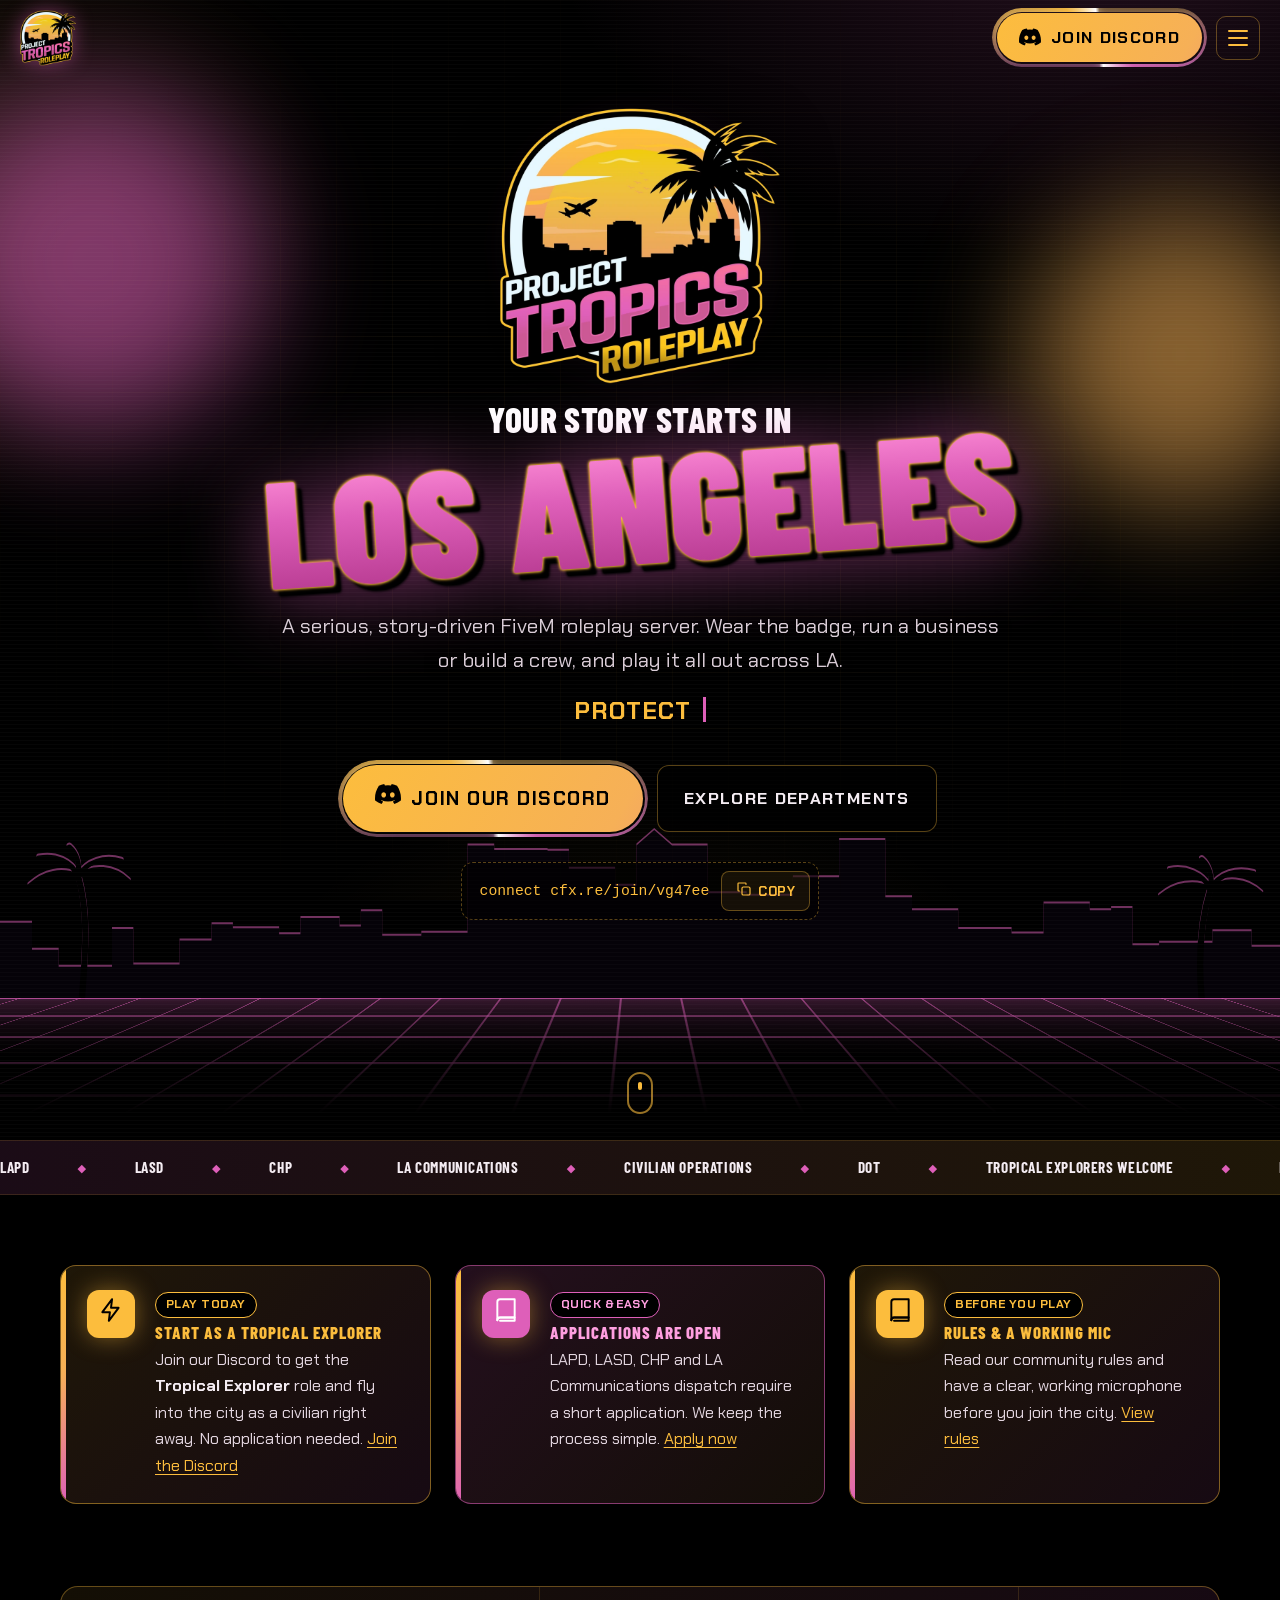
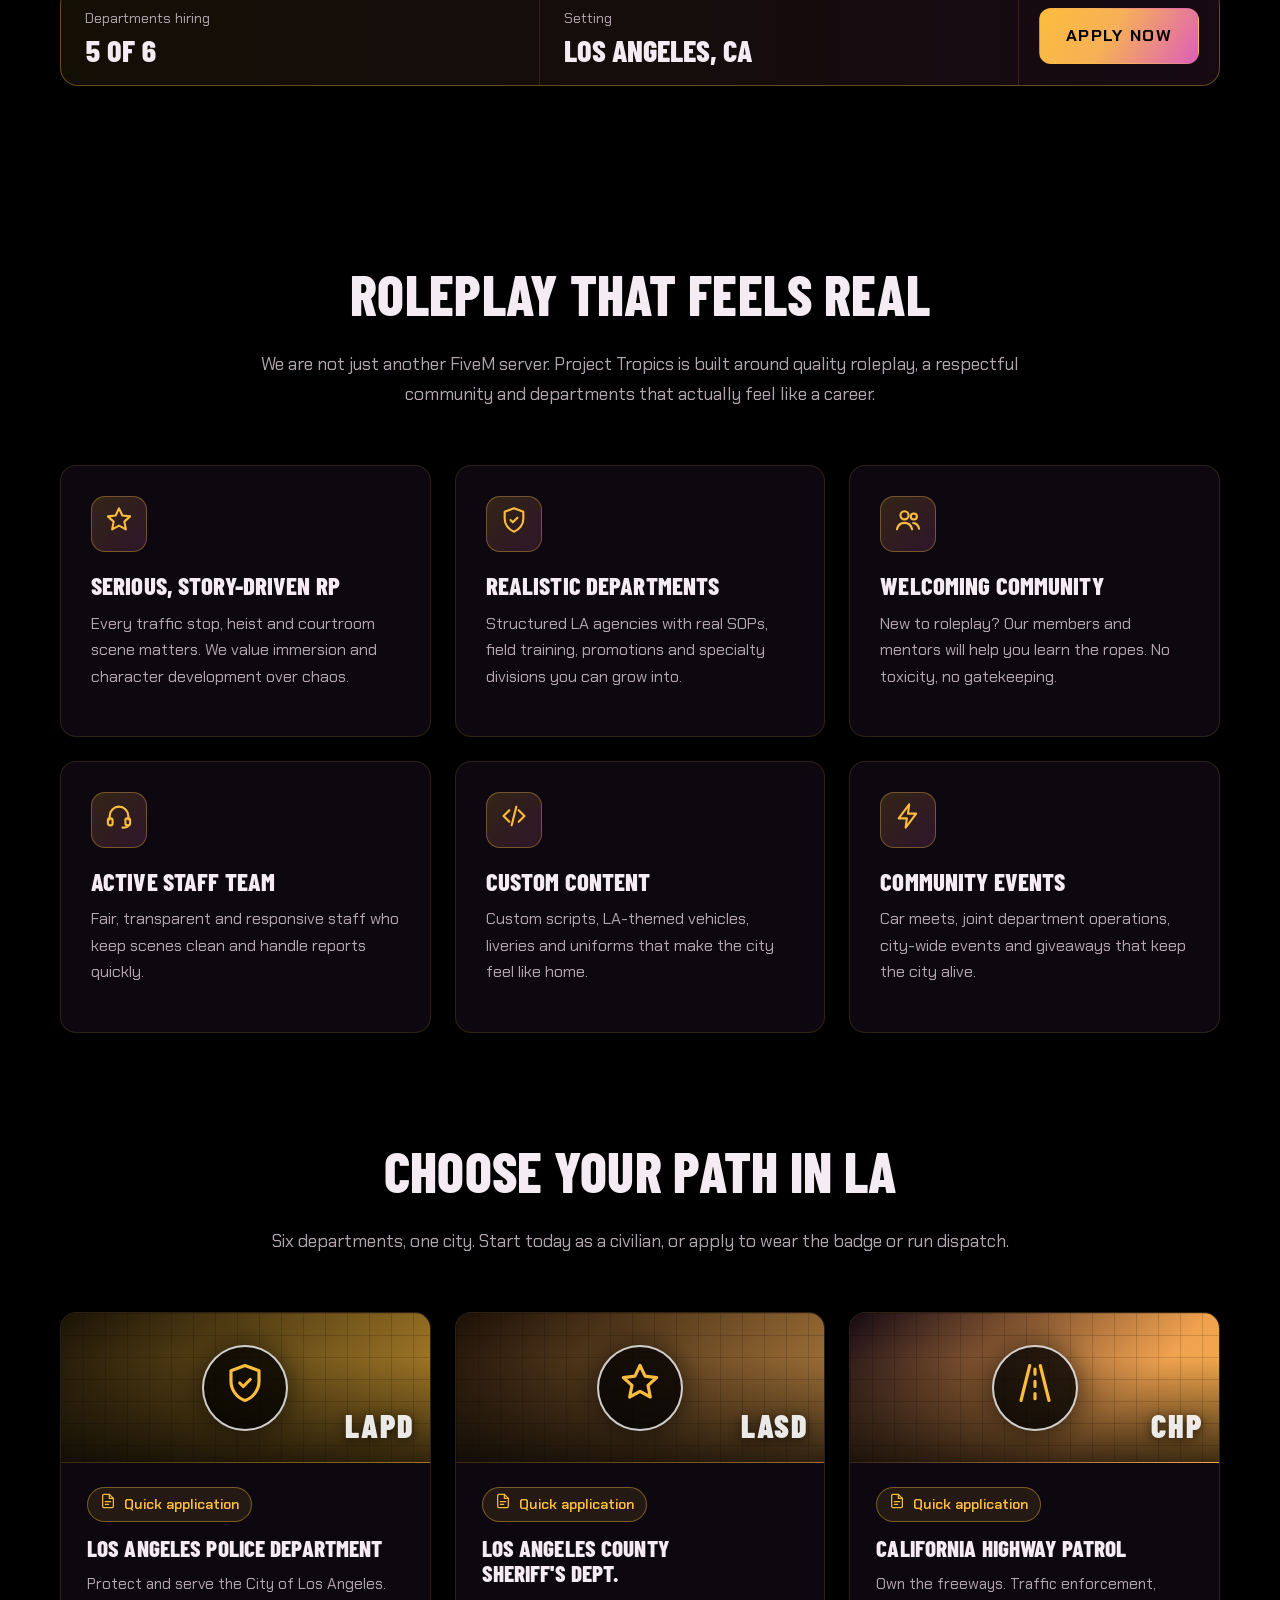
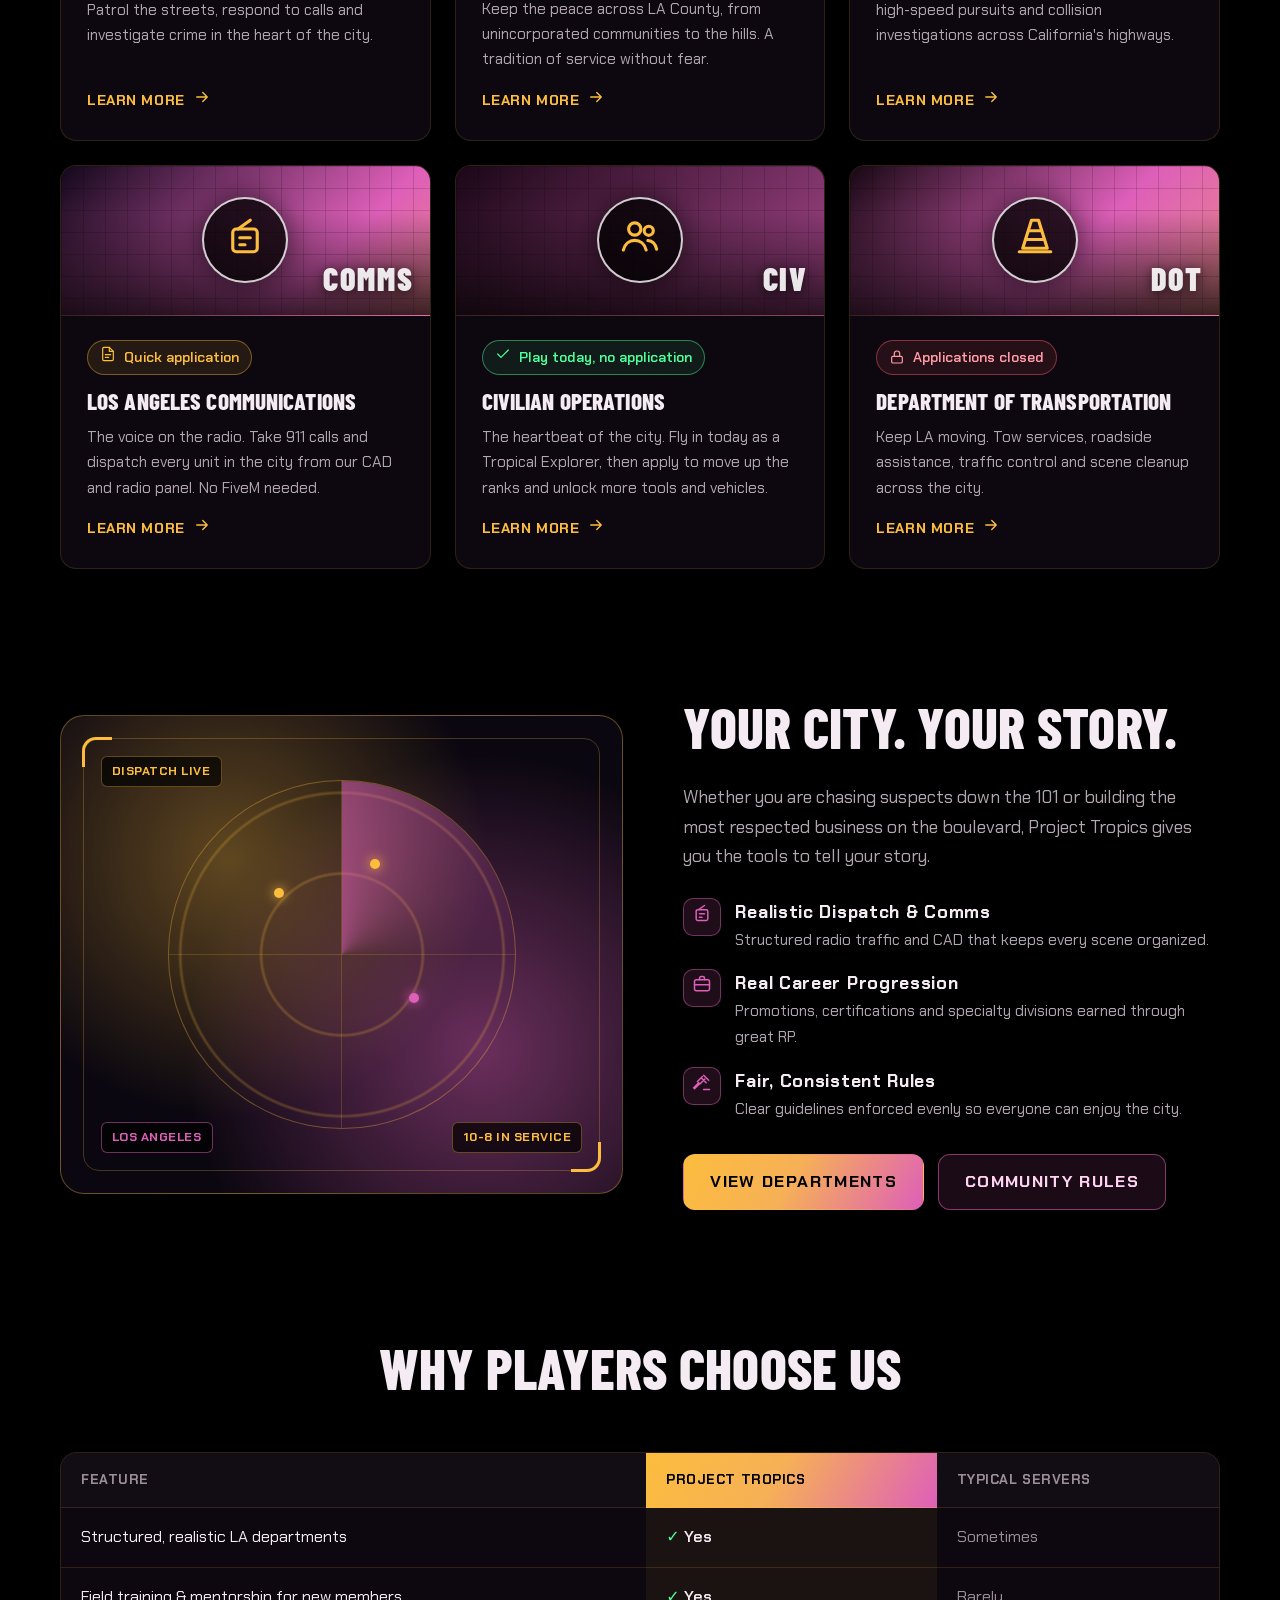
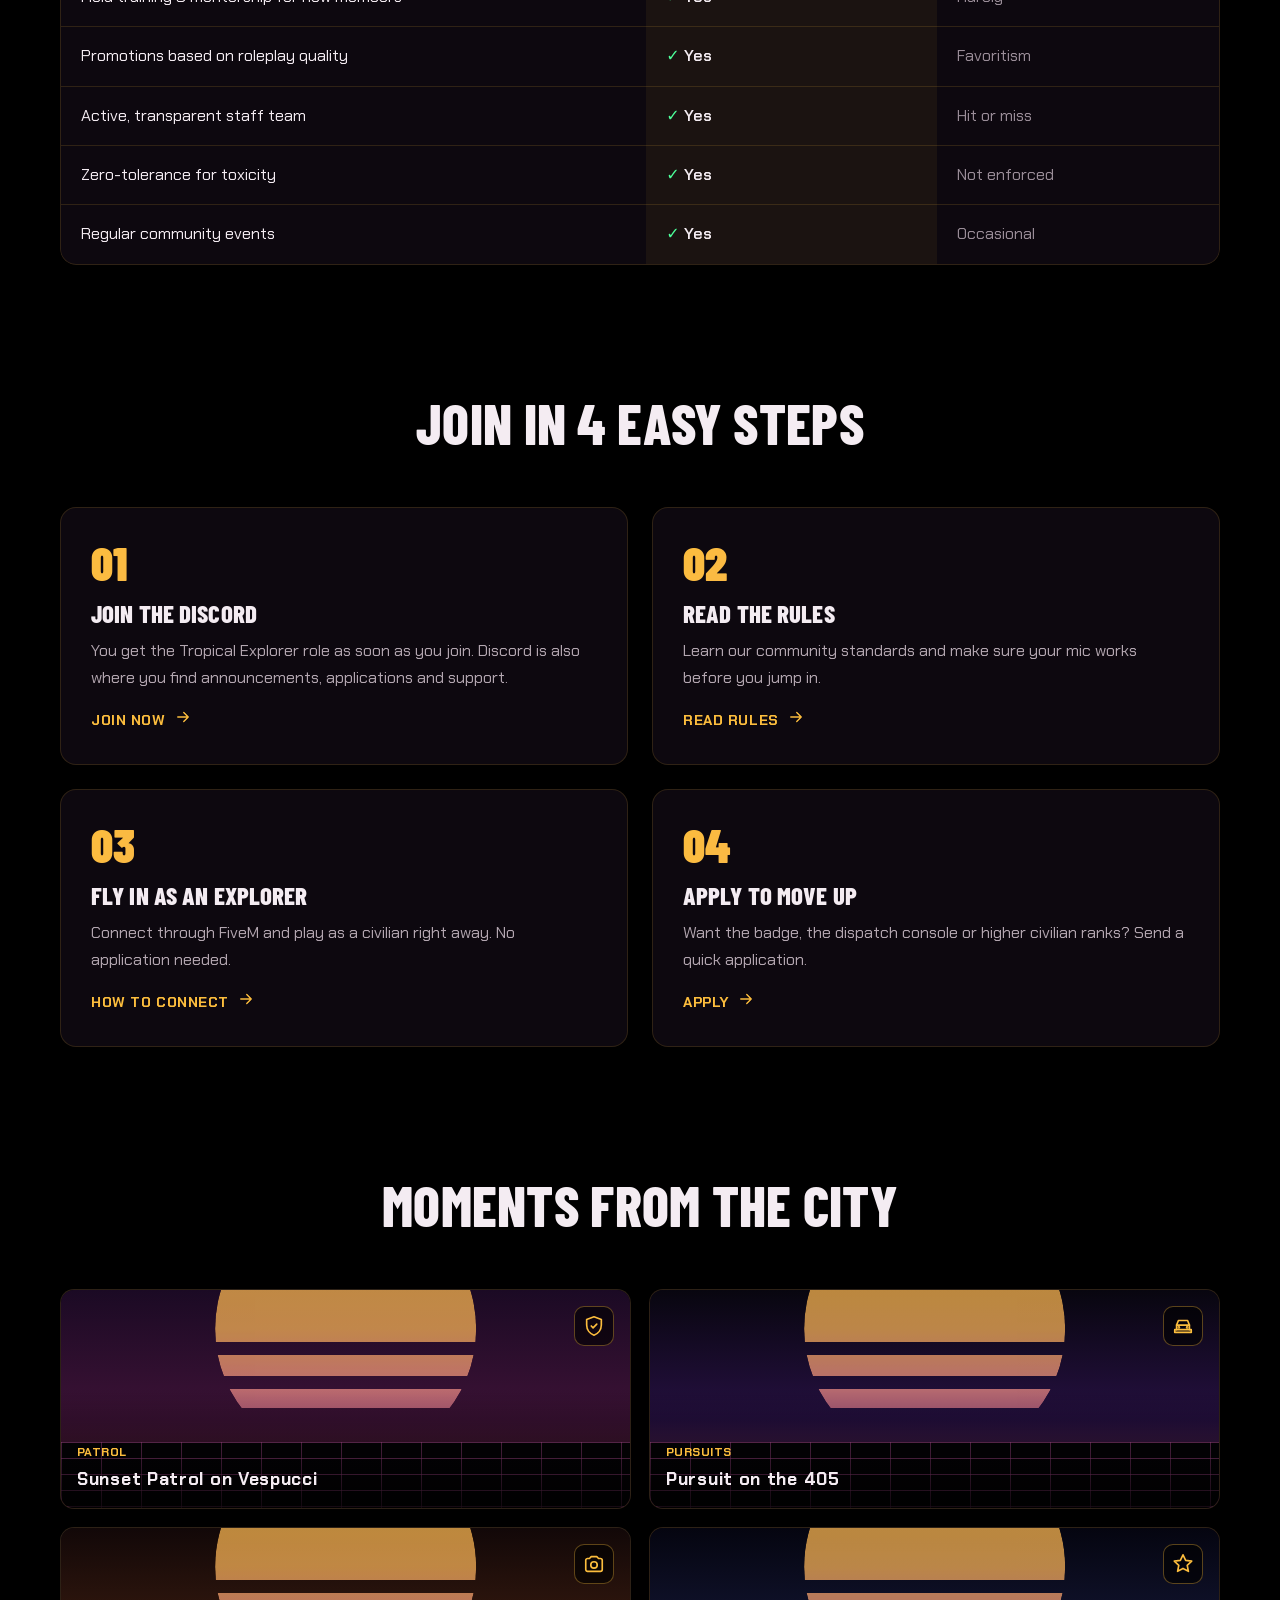
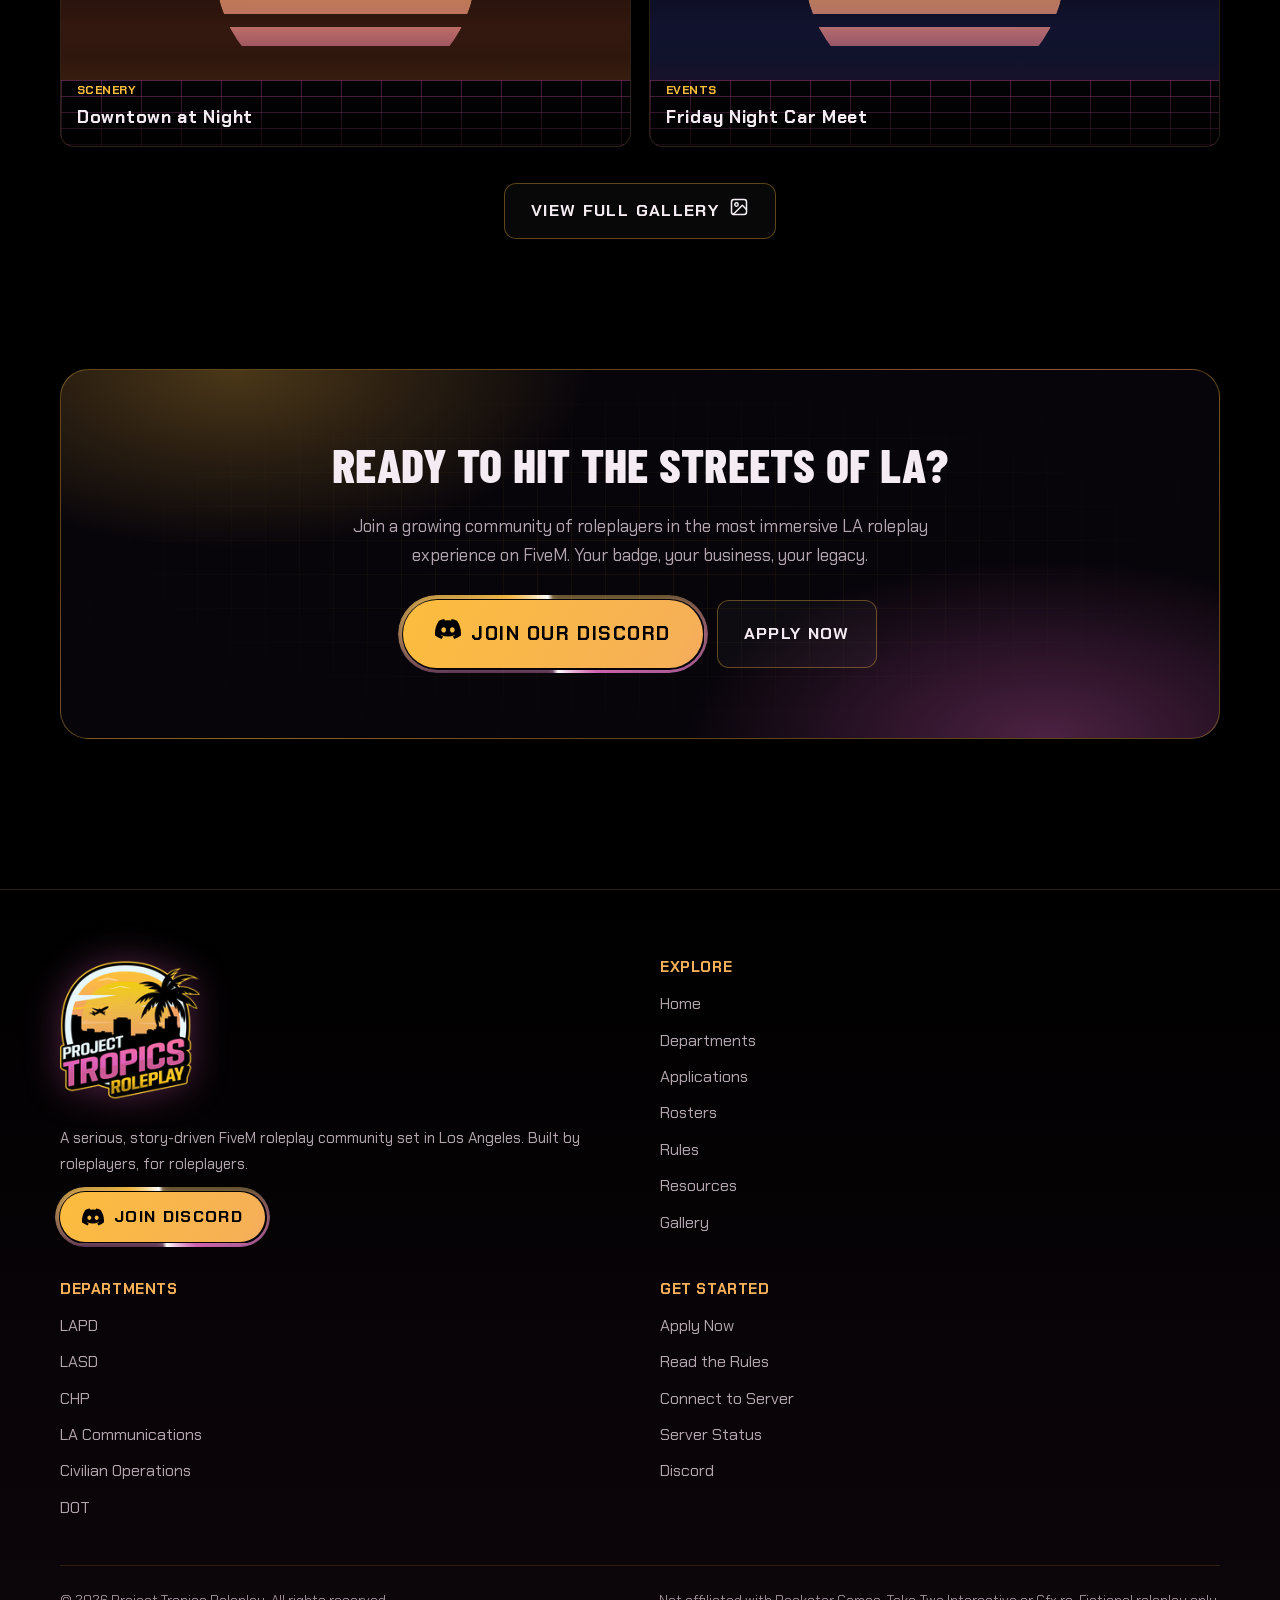
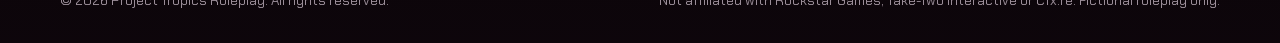
<file: index.html>
<!DOCTYPE html>
<html lang="en" class="no-js">
<head>
  <meta charset="UTF-8">
  <meta name="viewport" content="width=device-width, initial-scale=1">
  <title>Project Tropics Roleplay | Los Angeles FiveM Community</title>
  <meta name="description" content="Project Tropics Roleplay is a serious, story-driven Los Angeles FiveM roleplay community. Join LAPD, LASD, CHP, LA Communications, Civilian Operations or DOT, or jump in today as a Tropical Explorer.">
  <meta name="theme-color" content="#000000">
  <meta property="og:title" content="Project Tropics Roleplay">
  <meta property="og:image" content="assets/img/logo.png">
  <meta property="og:description" content="Los Angeles FiveM roleplay. Six departments. One city. Play today as a Tropical Explorer.">
  <link rel="icon" href="assets/img/favicon.png" type="image/png">
  <link rel="apple-touch-icon" href="assets/img/apple-touch-icon.png">
  <link rel="preconnect" href="https://fonts.googleapis.com">
  <link rel="preconnect" href="https://fonts.gstatic.com" crossorigin>
  <link href="https://fonts.googleapis.com/css2?family=Barlow+Condensed:ital,wght@0,700;0,800;0,900;1,800&family=Chakra+Petch:wght@400;500;600;700&display=swap" rel="stylesheet">
  <link rel="stylesheet" href="assets/css/style.css">
</head>
<body data-page="home">
  <a class="skip-link" href="#main">Skip to content</a>
  <header id="site-header"></header>

  <main id="main">
    <!-- ================= HERO ================= -->
    <section class="hero">
      <div class="hero-bg" aria-hidden="true">
        <div class="hero-orb o1"></div>
        <div class="hero-orb o2"></div>
        <svg class="hero-skyline" viewBox="0 0 1440 220" preserveAspectRatio="none">
          <path fill="#050208" d="M0 220 V120 H36 V155 H66 V177 H126 V128 H150 V174 H202 V143 H238 V122 H262 V127 H314 V135 H338 V114 H382 V125 H406 V105 H430 V137 H474 V133 H526 V20 H556 V26 H616 V27 H640 V50 H692 V72 H716 V20 L736 0 L756 20 H796 V82 H840 V85 H892 V61 H944 V13 H996 V87 H1026 V104 H1078 V128 H1138 V134 H1174 V95 H1226 V104 H1250 V101 H1274 V149 H1304 V146 H1364 V131 H1408 V151 H1444 V220 Z"/>
          <g fill="none" stroke="currentColor" stroke-linecap="round">
            <path d="M92 220 C96 160 100 110 88 60" stroke-width="7"/>
            <path d="M88 60 C70 50 50 55 34 72 M88 60 C104 46 128 48 144 66 M88 60 C80 40 62 32 44 36 M88 60 C98 40 118 34 136 40 M88 60 C90 44 86 30 78 22" stroke-width="6"/>
            <path d="M1352 220 C1348 170 1350 120 1362 76" stroke-width="7"/>
            <path d="M1362 76 C1344 66 1322 70 1306 86 M1362 76 C1378 62 1402 64 1418 82 M1362 76 C1352 56 1334 48 1316 52 M1362 76 C1372 56 1392 50 1410 56 M1362 76 C1364 60 1360 46 1352 38" stroke-width="6"/>
          </g>
        </svg>
        <div class="hero-floor"></div>
        <div class="hero-scan"></div>
      </div>

      <div class="container hero-content">
        <div class="hero-logo hero-in" style="--d:0ms">
          <picture>
            <source srcset="assets/img/logo.webp" type="image/webp">
            <img src="assets/img/logo.png" alt="Project Tropics Roleplay" width="800" height="800">
          </picture>
        </div>
        <h1 class="hero-title">
          <span class="hero-kicker hero-in" style="--d:250ms">Your story starts in</span>
          <span class="hero-city" style="--d:420ms"><span class="hero-city-text" data-text="Los Angeles">Los Angeles</span></span>
        </h1>
        <p class="hero-sub hero-in" style="--d:750ms">A serious, story-driven FiveM roleplay server. Wear the badge, run a business or build a crew, and play it all out across LA.</p>
        <div class="rotator hero-in" style="--d:850ms" data-rotate="Protect &amp; serve|Patrol the 405|Build your empire|Own the streets of LA">
          <span class="rotator-text">Protect &amp; serve</span><span class="cursor"></span>
        </div>
        <div class="btn-row hero-in" style="--d:950ms">
          <a class="btn-discord lg" data-link="discord" href="#" target="_blank" rel="noopener"><i data-icon="discord"></i><span>Join our Discord</span></a>
          <a class="btn btn-ghost" href="departments.html"><span>Explore departments</span></a>
        </div>
        <div class="connect-strip hero-in" style="--d:1050ms">
          <code data-connect>connect cfx.re/join/vg47ee</code>
          <button class="copy-btn" type="button" data-copy="connect"><i data-icon="copy"></i>Copy</button>
        </div>
      </div>
      <div class="scroll-cue" aria-hidden="true"></div>
    </section>

    <!-- ================= TICKER ================= -->
    <div class="ticker" aria-hidden="true">
      <div class="ticker-track">
        <span>LAPD</span><span>LASD</span><span>CHP</span><span>LA Communications</span><span>Civilian Operations</span><span>DOT</span><span>Tropical Explorers welcome</span><span>Los Angeles</span>
        <span>LAPD</span><span>LASD</span><span>CHP</span><span>LA Communications</span><span>Civilian Operations</span><span>DOT</span><span>Tropical Explorers welcome</span><span>Los Angeles</span>
      </div>
    </div>

    <!-- ================= IMPORTANT INFO ================= -->
    <section class="section-tight">
      <div class="container">
        <div class="grid grid-3">
          <div class="highlight reveal">
            <div class="highlight-icon"><i data-icon="zap"></i></div>
            <div>
              <span class="tag">Play today</span>
              <h4>Start as a Tropical Explorer</h4>
              <p>Join our Discord to get the <strong>Tropical Explorer</strong> role and fly into the city as a civilian right away. No application needed. <a href="#" data-link="discord" target="_blank" rel="noopener">Join the Discord</a></p>
            </div>
          </div>
          <div class="highlight pink reveal d1">
            <div class="highlight-icon"><i data-icon="book"></i></div>
            <div>
              <span class="tag">Quick &amp; easy</span>
              <h4>Applications Are Open</h4>
              <p>LAPD, LASD, CHP and LA Communications dispatch require a short application. We keep the process simple. <a href="applications.html">Apply now</a></p>
            </div>
          </div>
          <div class="highlight reveal d2">
            <div class="highlight-icon"><i data-icon="book"></i></div>
            <div>
              <span class="tag">Before you play</span>
              <h4>Rules &amp; a Working Mic</h4>
              <p>Read our community rules and have a clear, working microphone before you join the city. <a href="rules.html">View rules</a></p>
            </div>
          </div>
        </div>
      </div>
    </section>

    <!-- ================= SERVER STATUS ================= -->
    <section class="section-tight" style="padding-top:12px">
      <div class="container">
        <div class="status-panel reveal" aria-label="Server status">
          <div class="status-cell" data-server-cell hidden>
            <span class="status-label">Server</span>
            <span class="status-value"><span class="status-dot" data-server-dot></span><span data-server-state>Checking</span></span>
          </div>
          <div class="status-cell" data-server-cell hidden>
            <span class="status-label">Players in the city</span>
            <span class="status-value" data-server-players>&ndash;</span>
          </div>
          <div class="status-cell">
            <span class="status-label">Departments hiring</span>
            <span class="status-value" data-hiring>6 of 6</span>
          </div>
          <div class="status-cell">
            <span class="status-label">Setting</span>
            <span class="status-value">Los Angeles, CA</span>
          </div>
          <a class="btn btn-primary status-cta" href="applications.html"><span>Apply now</span></a>
        </div>
      </div>
    </section>

    <!-- ================= WHY TROPICS ================= -->
    <section class="section">
      <div class="container">
        <div class="section-head reveal">
          <h2>Roleplay That Feels Real</h2>
          <p class="lead">We are not just another FiveM server. Project Tropics is built around quality roleplay, a respectful community and departments that actually feel like a career.</p>
        </div>
        <div class="grid grid-3">
          <div class="card reveal">
            <div class="icon-box"><i data-icon="star"></i></div>
            <h3>Serious, Story-Driven RP</h3>
            <p>Every traffic stop, heist and courtroom scene matters. We value immersion and character development over chaos.</p>
          </div>
          <div class="card reveal d1">
            <div class="icon-box"><i data-icon="shield"></i></div>
            <h3>Realistic Departments</h3>
            <p>Structured LA agencies with real SOPs, field training, promotions and specialty divisions you can grow into.</p>
          </div>
          <div class="card reveal d2">
            <div class="icon-box"><i data-icon="users"></i></div>
            <h3>Welcoming Community</h3>
            <p>New to roleplay? Our members and mentors will help you learn the ropes. No toxicity, no gatekeeping.</p>
          </div>
          <div class="card reveal">
            <div class="icon-box"><i data-icon="headset"></i></div>
            <h3>Active Staff Team</h3>
            <p>Fair, transparent and responsive staff who keep scenes clean and handle reports quickly.</p>
          </div>
          <div class="card reveal d1">
            <div class="icon-box"><i data-icon="code"></i></div>
            <h3>Custom Content</h3>
            <p>Custom scripts, LA-themed vehicles, liveries and uniforms that make the city feel like home.</p>
          </div>
          <div class="card reveal d2">
            <div class="icon-box"><i data-icon="zap"></i></div>
            <h3>Community Events</h3>
            <p>Car meets, joint department operations, city-wide events and giveaways that keep the city alive.</p>
          </div>
        </div>
      </div>
    </section>

    <!-- ================= DEPARTMENTS ================= -->
    <section class="section" style="padding-top:0">
      <div class="container">
        <div class="section-head reveal">
          <h2>Choose Your Path in LA</h2>
          <p class="lead">Six departments, one city. Start today as a civilian, or apply to wear the badge or run dispatch.</p>
        </div>
        <div class="grid grid-3">
          <a class="card dept-card dept-lapd reveal" href="departments.html#lapd">
            <div class="dept-banner"><div class="dept-emblem"><i data-icon="shield"></i></div><span class="dept-abbr">LAPD</span></div>
            <div class="dept-body">
              <span class="dept-entry" data-entry="lapd"><i data-icon="file"></i>Quick application</span>
              <h3>Los Angeles Police Department</h3>
              <p>Protect and serve the City of Los Angeles. Patrol the streets, respond to calls and investigate crime in the heart of the city.</p>
              <span class="dept-link">Learn More <i data-icon="arrow"></i></span>
            </div>
          </a>
          <a class="card dept-card dept-lasd reveal d1" href="departments.html#lasd">
            <div class="dept-banner"><div class="dept-emblem"><i data-icon="star"></i></div><span class="dept-abbr">LASD</span></div>
            <div class="dept-body">
              <span class="dept-entry" data-entry="lasd"><i data-icon="file"></i>Quick application</span>
              <h3>Los Angeles County Sheriff's Dept.</h3>
              <p>Keep the peace across LA County, from unincorporated communities to the hills. A tradition of service without fear.</p>
              <span class="dept-link">Learn More <i data-icon="arrow"></i></span>
            </div>
          </a>
          <a class="card dept-card dept-chp reveal d2" href="departments.html#chp">
            <div class="dept-banner"><div class="dept-emblem"><i data-icon="road"></i></div><span class="dept-abbr">CHP</span></div>
            <div class="dept-body">
              <span class="dept-entry" data-entry="chp"><i data-icon="file"></i>Quick application</span>
              <h3>California Highway Patrol</h3>
              <p>Own the freeways. Traffic enforcement, high-speed pursuits and collision investigations across California's highways.</p>
              <span class="dept-link">Learn More <i data-icon="arrow"></i></span>
            </div>
          </a>
          <a class="card dept-card dept-comms reveal" href="departments.html#comms">
            <div class="dept-banner"><div class="dept-emblem"><i data-icon="radio"></i></div><span class="dept-abbr">COMMS</span></div>
            <div class="dept-body">
              <span class="dept-entry" data-entry="comms"><i data-icon="file"></i>Quick application</span>
              <h3>Los Angeles Communications</h3>
              <p>The voice on the radio. Take 911 calls and dispatch every unit in the city from our CAD and radio panel. No FiveM needed.</p>
              <span class="dept-link">Learn More <i data-icon="arrow"></i></span>
            </div>
          </a>
          <a class="card dept-card dept-civ reveal d1" href="departments.html#civ">
            <div class="dept-banner"><div class="dept-emblem"><i data-icon="users"></i></div><span class="dept-abbr">CIV</span></div>
            <div class="dept-body">
              <span class="dept-entry free"><i data-icon="check"></i>Play today, no application</span>
              <h3>Civilian Operations</h3>
              <p>The heartbeat of the city. Fly in today as a Tropical Explorer, then apply to move up the ranks and unlock more tools and vehicles.</p>
              <span class="dept-link">Learn More <i data-icon="arrow"></i></span>
            </div>
          </a>
          <a class="card dept-card dept-dot reveal d2" href="departments.html#dot">
            <div class="dept-banner"><div class="dept-emblem"><i data-icon="cone"></i></div><span class="dept-abbr">DOT</span></div>
            <div class="dept-body">
              <span class="dept-entry" data-entry="dot"><i data-icon="file"></i>Quick application</span>
              <h3>Department of Transportation</h3>
              <p>Keep LA moving. Tow services, roadside assistance, traffic control and scene cleanup across the city.</p>
              <span class="dept-link">Learn More <i data-icon="arrow"></i></span>
            </div>
          </a>
        </div>
      </div>
    </section>

    <!-- ================= FEATURE SPLIT ================= -->
    <section class="section" style="padding-top:20px">
      <div class="container split">
        <div class="feature-visual reveal" aria-hidden="true">
          <div class="hud"></div>
          <div class="hud-radar"></div>
          <span class="hud-blip" style="left:38%;top:36%"></span>
          <span class="hud-blip" style="left:62%;top:58%;background:var(--pink);box-shadow:0 0 12px var(--pink)"></span>
          <span class="hud-blip" style="left:55%;top:30%"></span>
          <span class="hud-label" style="left:40px;top:40px">Dispatch live</span>
          <span class="hud-label" style="right:40px;bottom:40px">10-8 in service</span>
          <span class="hud-label" style="left:40px;bottom:40px;color:var(--pink);border-color:rgba(222,95,185,.5)">Los Angeles</span>
        </div>
        <div class="reveal d1">
          <h2>Your City. Your Story.</h2>
          <p class="lead">Whether you are chasing suspects down the 101 or building the most respected business on the boulevard, Project Tropics gives you the tools to tell your story.</p>
          <ul class="feature-list">
            <li><span class="fi"><i data-icon="radio"></i></span><div><strong>Realistic Dispatch &amp; Comms</strong><span>Structured radio traffic and CAD that keeps every scene organized.</span></div></li>
            <li><span class="fi"><i data-icon="briefcase"></i></span><div><strong>Real Career Progression</strong><span>Promotions, certifications and specialty divisions earned through great RP.</span></div></li>
            <li><span class="fi"><i data-icon="gavel"></i></span><div><strong>Fair, Consistent Rules</strong><span>Clear guidelines enforced evenly so everyone can enjoy the city.</span></div></li>
          </ul>
          <div class="btn-row">
            <a class="btn btn-primary" href="departments.html"><span>View Departments</span></a>
            <a class="btn btn-pink" href="rules.html"><span>Community Rules</span></a>
          </div>
        </div>
      </div>
    </section>

    <!-- ================= COMPARISON ================= -->
    <section class="section" style="padding-top:20px">
      <div class="container">
        <div class="section-head reveal">
          <h2>Why Players Choose Us</h2>
        </div>
        <div class="table-wrap reveal">
          <table class="compare">
            <thead>
              <tr><th>Feature</th><th class="us">Project Tropics</th><th>Typical Servers</th></tr>
            </thead>
            <tbody>
              <tr><td>Structured, realistic LA departments</td><td class="us"><span class="yes">&#10003;</span> Yes</td><td class="no">Sometimes</td></tr>
              <tr><td>Field training &amp; mentorship for new members</td><td class="us"><span class="yes">&#10003;</span> Yes</td><td class="no">Rarely</td></tr>
              <tr><td>Promotions based on roleplay quality</td><td class="us"><span class="yes">&#10003;</span> Yes</td><td class="no">Favoritism</td></tr>
              <tr><td>Active, transparent staff team</td><td class="us"><span class="yes">&#10003;</span> Yes</td><td class="no">Hit or miss</td></tr>
              <tr><td>Zero-tolerance for toxicity</td><td class="us"><span class="yes">&#10003;</span> Yes</td><td class="no">Not enforced</td></tr>
              <tr><td>Regular community events</td><td class="us"><span class="yes">&#10003;</span> Yes</td><td class="no">Occasional</td></tr>
            </tbody>
          </table>
        </div>
      </div>
    </section>

    <!-- ================= HOW TO JOIN ================= -->
    <section class="section" style="padding-top:20px">
      <div class="container">
        <div class="section-head reveal">
          <h2>Join in 4 Easy Steps</h2>
        </div>
        <div class="steps">
          <div class="card step reveal">
            <span class="step-num">01</span>
            <h3>Join the Discord</h3>
            <p>You get the Tropical Explorer role as soon as you join. Discord is also where you find announcements, applications and support.</p>
            <a class="dept-link" data-link="discord" href="#" target="_blank" rel="noopener">Join Now <i data-icon="arrow"></i></a>
          </div>
          <div class="card step reveal d1">
            <span class="step-num">02</span>
            <h3>Read the Rules</h3>
            <p>Learn our community standards and make sure your mic works before you jump in.</p>
            <a class="dept-link" href="rules.html">Read Rules <i data-icon="arrow"></i></a>
          </div>
          <div class="card step reveal d2">
            <span class="step-num">03</span>
            <h3>Fly In as an Explorer</h3>
            <p>Connect through FiveM and play as a civilian right away. No application needed.</p>
            <a class="dept-link" href="resources.html#connect">How to Connect <i data-icon="arrow"></i></a>
          </div>
          <div class="card step reveal d3">
            <span class="step-num">04</span>
            <h3>Apply to Move Up</h3>
            <p>Want the badge, the dispatch console or higher civilian ranks? Send a quick application.</p>
            <a class="dept-link" href="applications.html">Apply <i data-icon="arrow"></i></a>
          </div>
        </div>
      </div>
    </section>

    <!-- ================= GALLERY TEASER ================= -->
    <section class="section" style="padding-top:20px">
      <div class="container">
        <div class="section-head reveal">
          <h2>Moments From The City</h2>
        </div>
        <div class="gallery-grid" id="gallery-grid" data-limit="4"></div>
        <div style="text-align:center;margin-top:36px">
          <a class="btn btn-ghost" href="gallery.html"><span>View Full Gallery</span><i data-icon="image"></i></a>
        </div>
      </div>
    </section>

    <!-- ================= CTA ================= -->
    <section class="section" style="padding-top:20px">
      <div class="container">
        <div class="cta-band reveal">
          <h2>Ready to Hit the Streets of LA?</h2>
          <p>Join a growing community of roleplayers in the most immersive LA roleplay experience on FiveM. Your badge, your business, your legacy.</p>
          <div class="btn-row">
            <a class="btn-discord lg" data-link="discord" href="#" target="_blank" rel="noopener"><i data-icon="discord"></i><span>Join Our Discord</span></a>
            <a class="btn btn-ghost" href="applications.html"><span>Apply Now</span></a>
          </div>
        </div>
      </div>
    </section>
  </main>

  <footer id="site-footer"></footer>

  <div class="lightbox" id="lightbox" role="dialog" aria-modal="true" aria-label="Image viewer">
    <div class="lightbox-inner">
      <button class="lb-btn lb-close" type="button" aria-label="Close"><i data-icon="x"></i></button>
      <button class="lb-btn lb-prev" type="button" aria-label="Previous"><i data-icon="left"></i></button>
      <button class="lb-btn lb-next" type="button" aria-label="Next"><i data-icon="right"></i></button>
      <div class="lightbox-media"></div>
      <div class="lightbox-caption"></div>
    </div>
  </div>

  <script src="assets/js/config.js"></script>
  <script src="assets/js/gallery-data.js"></script>
  <script src="assets/js/main.js"></script>
</body>
</html>
</file>
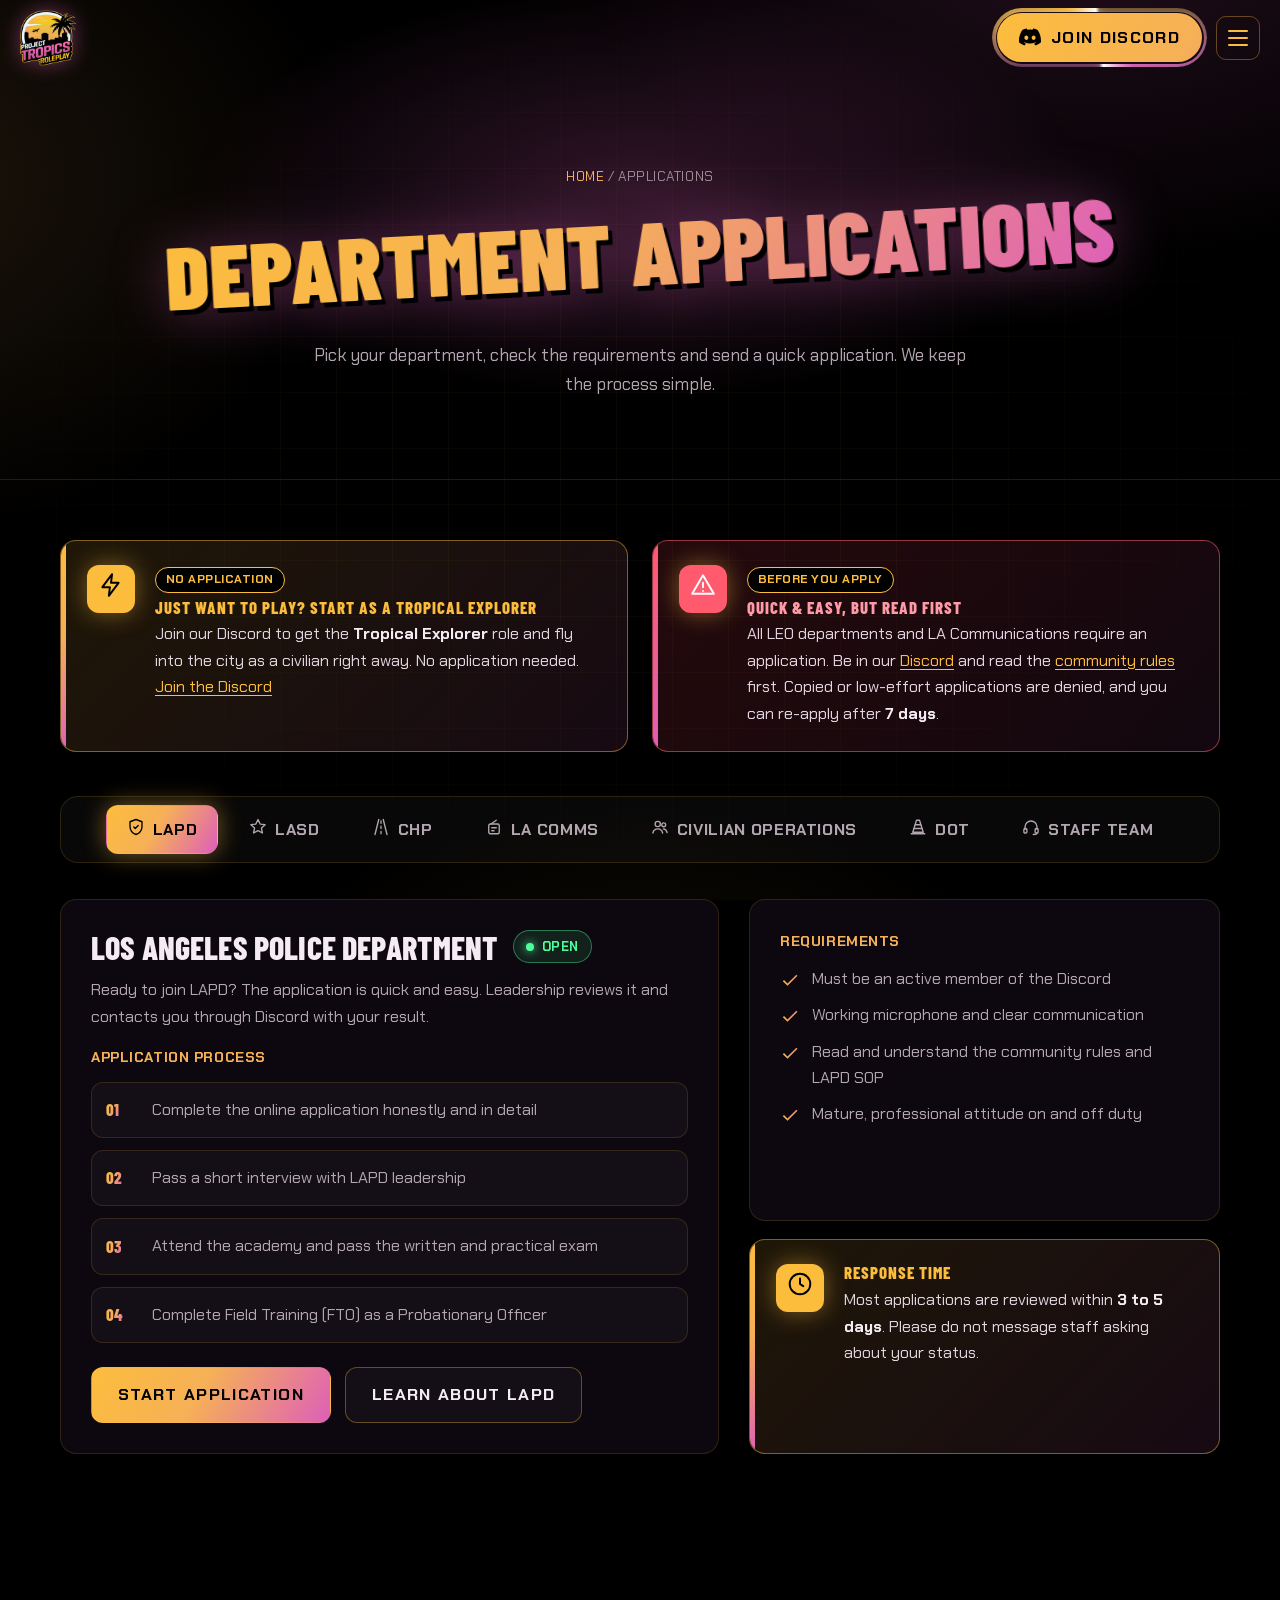
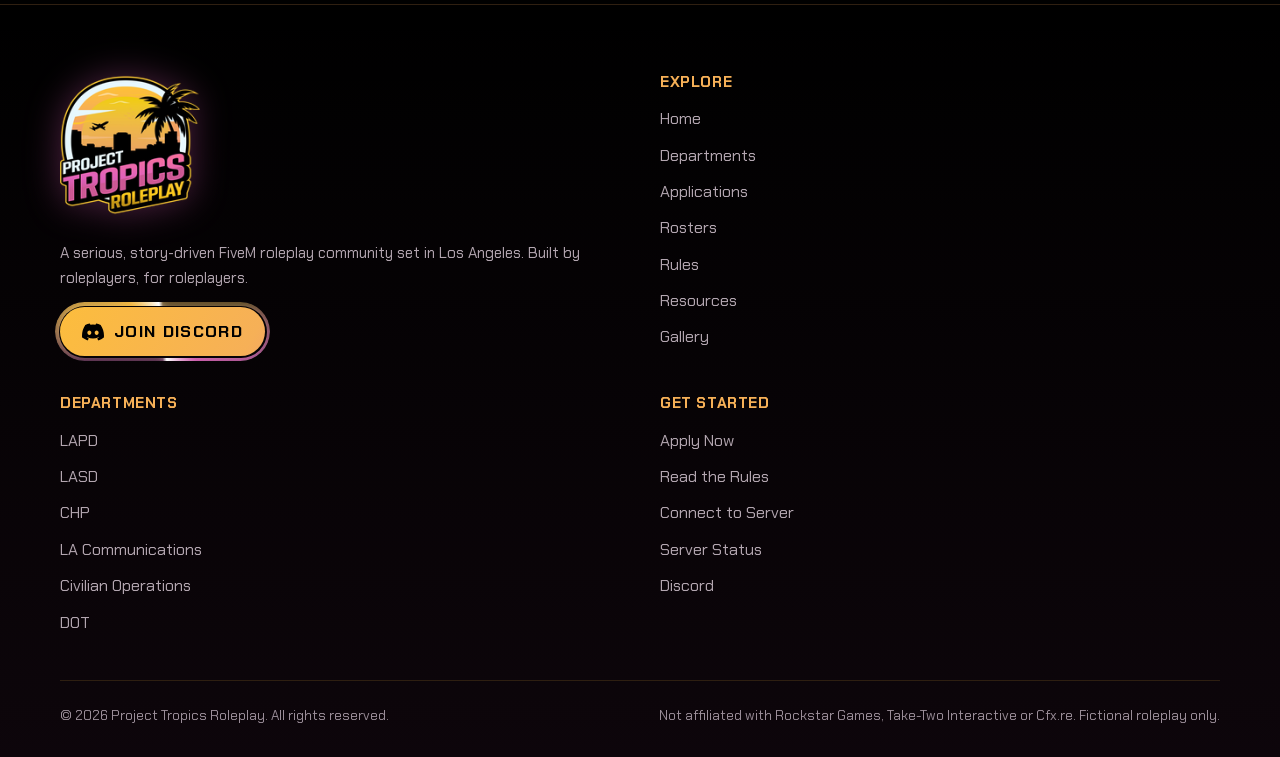
<file: applications.html>
<!DOCTYPE html>
<html lang="en" class="no-js">
<head>
  <meta charset="UTF-8">
  <meta name="viewport" content="width=device-width, initial-scale=1">
  <title>Applications | Project Tropics Roleplay</title>
  <meta name="description" content="Apply to LAPD, LASD, CHP, LA Communications, Civilian Operations, DOT or the staff team at Project Tropics Roleplay. Applications are quick and easy.">
  <meta name="theme-color" content="#000000">
  <link rel="icon" href="assets/img/favicon.png" type="image/png">
  <link rel="apple-touch-icon" href="assets/img/apple-touch-icon.png">
  <link rel="preconnect" href="https://fonts.googleapis.com">
  <link rel="preconnect" href="https://fonts.gstatic.com" crossorigin>
  <link href="https://fonts.googleapis.com/css2?family=Barlow+Condensed:ital,wght@0,700;0,800;0,900;1,800&family=Chakra+Petch:wght@400;500;600;700&display=swap" rel="stylesheet">
  <link rel="stylesheet" href="assets/css/style.css">
</head>
<body data-page="applications">
  <a class="skip-link" href="#main">Skip to content</a>
  <header id="site-header"></header>

  <main id="main">
    <section class="page-hero">
      <div class="container">
        <div class="breadcrumb"><a href="index.html">Home</a> / Applications</div>
        <h1>Department Applications</h1>
        <p>Pick your department, check the requirements and send a quick application. We keep the process simple.</p>
      </div>
    </section>

    <section class="section" style="padding-top:60px">
      <div class="container">
        <div class="grid grid-2 reveal" style="margin-bottom:44px">
          <div class="highlight">
            <div class="highlight-icon"><i data-icon="zap"></i></div>
            <div>
              <span class="tag">No application</span>
              <h4>Just Want to Play? Start as a Tropical Explorer</h4>
              <p>Join our Discord to get the <strong>Tropical Explorer</strong> role and fly into the city as a civilian right away. No application needed. <a href="#" data-link="discord" target="_blank" rel="noopener">Join the Discord</a></p>
            </div>
          </div>
          <div class="highlight danger">
            <div class="highlight-icon"><i data-icon="alert"></i></div>
            <div>
              <span class="tag">Before you apply</span>
              <h4>Quick &amp; Easy, but Read First</h4>
              <p>All LEO departments and LA Communications require an application. Be in our <a href="#" data-link="discord" target="_blank" rel="noopener">Discord</a> and read the <a href="rules.html">community rules</a> first. Copied or low-effort applications are denied, and you can re-apply after <strong>7 days</strong>.</p>
            </div>
          </div>
        </div>

        <div data-tabs>
          <div class="tabs-nav reveal" role="tablist" aria-label="Departments"><button class="tab-btn" type="button" role="tab" id="t-lapd" aria-controls="tab-lapd" aria-selected="false"><i data-icon="shield"></i>LAPD</button><button class="tab-btn" type="button" role="tab" id="t-lasd" aria-controls="tab-lasd" aria-selected="false"><i data-icon="star"></i>LASD</button><button class="tab-btn" type="button" role="tab" id="t-chp" aria-controls="tab-chp" aria-selected="false"><i data-icon="road"></i>CHP</button><button class="tab-btn" type="button" role="tab" id="t-comms" aria-controls="tab-comms" aria-selected="false"><i data-icon="radio"></i>LA Comms</button><button class="tab-btn" type="button" role="tab" id="t-civ" aria-controls="tab-civ" aria-selected="false"><i data-icon="users"></i>Civilian Operations</button><button class="tab-btn" type="button" role="tab" id="t-dot" aria-controls="tab-dot" aria-selected="false"><i data-icon="cone"></i>DOT</button><button class="tab-btn" type="button" role="tab" id="t-staff" aria-controls="tab-staff" aria-selected="false"><i data-icon="headset"></i>Staff Team</button></div>

          <div class="tab-panel" role="tabpanel" id="tab-lapd" aria-labelledby="t-lapd">
            <div class="app-panel">
              <div class="card">
                <div class="app-head"><h2>Los Angeles Police Department</h2><span data-status="lapd">Open</span></div>
                <p>Ready to join LAPD? The application is quick and easy. Leadership reviews it and contacts you through Discord with your result.</p>
                <p class="sub-title">Application Process</p>
                <ol class="steps-list"><li>Complete the online application honestly and in detail</li><li>Pass a short interview with LAPD leadership</li><li>Attend the academy and pass the written and practical exam</li><li>Complete Field Training (FTO) as a Probationary Officer</li></ol>
                <div class="btn-row">
                  <a class="btn btn-primary" data-apply="lapd" href="#"><span>Start Application</span></a>
                  <a class="btn btn-ghost" href="departments.html#lapd"><span>Learn About LAPD</span></a>
                </div>
              </div>
              <div class="highlight-stack">
                <div class="card">
                  <p class="sub-title">Requirements</p>
                  <ul class="check-list" style="margin:0"><li>Must be an active member of the Discord</li><li>Working microphone and clear communication</li><li>Read and understand the community rules and LAPD SOP</li><li>Mature, professional attitude on and off duty</li></ul>
                </div>
                <div class="highlight">
                  <div class="highlight-icon"><i data-icon="clock"></i></div>
                  <div><h4>Response Time</h4><p>Most applications are reviewed within <strong>3 to 5 days</strong>. Please do not message staff asking about your status.</p></div>
                </div>
              </div>
            </div>
          </div>
          <div class="tab-panel" role="tabpanel" id="tab-lasd" aria-labelledby="t-lasd">
            <div class="app-panel">
              <div class="card">
                <div class="app-head"><h2>Los Angeles County Sheriff's Department</h2><span data-status="lasd">Open</span></div>
                <p>Ready to join LASD? The application is quick and easy. Leadership reviews it and contacts you through Discord with your result.</p>
                <p class="sub-title">Application Process</p>
                <ol class="steps-list"><li>Complete the online application honestly and in detail</li><li>Pass a short interview with LASD command staff</li><li>Attend the Sheriff's academy and pass the exam</li><li>Complete field training as a Deputy Trainee</li></ol>
                <div class="btn-row">
                  <a class="btn btn-primary" data-apply="lasd" href="#"><span>Start Application</span></a>
                  <a class="btn btn-ghost" href="departments.html#lasd"><span>Learn About LASD</span></a>
                </div>
              </div>
              <div class="highlight-stack">
                <div class="card">
                  <p class="sub-title">Requirements</p>
                  <ul class="check-list" style="margin:0"><li>Must be an active member of the Discord</li><li>Working microphone and clear communication</li><li>Read and understand the community rules and LASD SOP</li><li>Able to work alongside allied agencies</li></ul>
                </div>
                <div class="highlight">
                  <div class="highlight-icon"><i data-icon="clock"></i></div>
                  <div><h4>Response Time</h4><p>Most applications are reviewed within <strong>3 to 5 days</strong>. Please do not message staff asking about your status.</p></div>
                </div>
              </div>
            </div>
          </div>
          <div class="tab-panel" role="tabpanel" id="tab-chp" aria-labelledby="t-chp">
            <div class="app-panel">
              <div class="card">
                <div class="app-head"><h2>California Highway Patrol</h2><span data-status="chp">Open</span></div>
                <p>Ready to join CHP? The application is quick and easy. Leadership reviews it and contacts you through Discord with your result.</p>
                <p class="sub-title">Application Process</p>
                <ol class="steps-list"><li>Complete the online application honestly and in detail</li><li>Pass a short interview with CHP command</li><li>Complete the CHP academy, including a driving evaluation</li><li>Complete field training as a Cadet</li></ol>
                <div class="btn-row">
                  <a class="btn btn-primary" data-apply="chp" href="#"><span>Start Application</span></a>
                  <a class="btn btn-ghost" href="departments.html#chp"><span>Learn About CHP</span></a>
                </div>
              </div>
              <div class="highlight-stack">
                <div class="card">
                  <p class="sub-title">Requirements</p>
                  <ul class="check-list" style="margin:0"><li>Must be an active member of the Discord</li><li>Working microphone and clear communication</li><li>Read and understand the community rules and CHP SOP</li><li>Solid driving skills and pursuit discipline</li></ul>
                </div>
                <div class="highlight">
                  <div class="highlight-icon"><i data-icon="clock"></i></div>
                  <div><h4>Response Time</h4><p>Most applications are reviewed within <strong>3 to 5 days</strong>. Please do not message staff asking about your status.</p></div>
                </div>
              </div>
            </div>
          </div>
          <div class="tab-panel" role="tabpanel" id="tab-comms" aria-labelledby="t-comms">
            <div class="app-panel">
              <div class="card">
                <div class="app-head"><h2>Los Angeles Communications</h2><span data-status="comms">Open</span></div>
                <p>Ready to run dispatch? The application is quick and easy. Leadership reviews it and contacts you through Discord with your result.</p>
                <p class="sub-title">Application Process</p>
                <ol class="steps-list"><li>Send in the short application</li><li>Have a quick chat with a Communications supervisor</li><li>Learn radio procedure, 10-codes and CAD in training</li><li>Take the console as a Probationary Dispatcher</li></ol>
                <div class="btn-row">
                  <a class="btn btn-primary" data-apply="comms" href="#"><span>Start Application</span></a>
                  <a class="btn btn-ghost" href="departments.html#comms"><span>Learn About LA Communications</span></a>
                </div>
              </div>
              <div class="highlight-stack">
                <div class="highlight">
                  <div class="highlight-icon"><i data-icon="globe"></i></div>
                  <div><span class="tag">No FiveM needed</span><h4>Dispatch From Anywhere</h4><p>You don't need FiveM or to be in game. Dispatchers use our CAD and radio dispatch panel from outside the city.</p></div>
                </div>
                <div class="card">
                  <p class="sub-title">Requirements</p>
                  <ul class="check-list" style="margin:0"><li>Must be an active member of the Discord</li><li>No FiveM or GTA V needed: you dispatch through our CAD and radio panel</li><li>Working microphone and a clear, calm radio voice</li><li>Read and understand the community rules and Communications SOP</li><li>Able to multitask and keep track of several units at once</li></ul>
                </div>
                <div class="highlight">
                  <div class="highlight-icon"><i data-icon="clock"></i></div>
                  <div><h4>Response Time</h4><p>Most applications are reviewed within <strong>3 to 5 days</strong>. Please do not message staff asking about your status.</p></div>
                </div>
              </div>
            </div>
          </div>
          <div class="tab-panel" role="tabpanel" id="tab-civ" aria-labelledby="t-civ">
            <div class="app-panel">
              <div class="card">
                <div class="app-head"><h2>Civilian Operations</h2><span data-status="civ">Open</span></div>
                <div class="tiers">
                  <div class="tier explorer">
                    <span class="dept-entry free"><i data-icon="check"></i>No application</span>
                    <h3>Tropical Explorer</h3>
                    <p>Anyone can join. Join our Discord to get the role and fly into the city right away.</p>
                    <a class="dept-link" data-link="discord" href="#" target="_blank" rel="noopener">Join the Discord <i data-icon="arrow"></i></a>
                  </div>
                  <div class="tier">
                    <span class="dept-entry"><i data-icon="file"></i>Quick application</span>
                    <h3>Civilian Operations Ranks</h3>
                    <p>Apply to move up the civilian ranks and unlock more tools, vehicles and a stronger character.</p>
                  </div>
                </div>
                <p class="sub-title">Application Process</p>
                <ol class="steps-list"><li>Play as a Tropical Explorer and get to know the city</li><li>Send in the civilian application with your character backstory</li><li>Get reviewed by the Civilian Operations team</li><li>Unlock your new rank, tools and vehicles</li></ol>
                <div class="btn-row">
                  <a class="btn btn-primary" data-apply="civ" href="#"><span>Apply to Move Up</span></a>
                  <a class="btn btn-ghost" href="departments.html#civ"><span>Learn About Civilian Operations</span></a>
                </div>
              </div>
              <div class="highlight-stack">
                <div class="card">
                  <p class="sub-title">Requirements</p>
                  <ul class="check-list" style="margin:0"><li>Must be an active member of the Discord</li><li>Working microphone and clear communication</li><li>Read and understand the community rules</li><li>Creative, realistic character concepts</li><li>Not required to play: Tropical Explorers can fly in right away</li></ul>
                </div>
                <div class="highlight">
                  <div class="highlight-icon"><i data-icon="clock"></i></div>
                  <div><h4>Response Time</h4><p>Most applications are reviewed within <strong>3 to 5 days</strong>. Please do not message staff asking about your status.</p></div>
                </div>
              </div>
            </div>
          </div>
          <div class="tab-panel" role="tabpanel" id="tab-dot" aria-labelledby="t-dot">
            <div class="app-panel">
              <div class="card">
                <div class="app-head"><h2>Department of Transportation</h2><span data-status="dot">Open</span></div>
                <p>Ready to join DOT? Follow the process below. Applications are reviewed by leadership and you will be contacted through Discord with your result.</p>
                <p class="sub-title">Application Process</p>
                <ol class="steps-list"><li>Complete the online application honestly and in detail</li><li>Pass a short interview with DOT supervisors</li><li>Complete DOT orientation and equipment training</li><li>Begin service as a Probationary Operator</li></ol>
                <div class="btn-row">
                  <a class="btn btn-primary" data-apply="dot" href="#"><span>Start Application</span></a>
                  <a class="btn btn-ghost" href="departments.html#dot"><span>Learn About DOT</span></a>
                </div>
              </div>
              <div class="highlight-stack">
                <div class="card">
                  <p class="sub-title">Requirements</p>
                  <ul class="check-list" style="margin:0"><li>Must be an active member of the Discord</li><li>Working microphone and clear communication</li><li>Read and understand the community rules and DOT SOP</li><li>Patient, team-oriented and reliable</li></ul>
                </div>
                <div class="highlight">
                  <div class="highlight-icon"><i data-icon="clock"></i></div>
                  <div><h4>Response Time</h4><p>Most applications are reviewed within <strong>3 to 5 days</strong>. Please do not message staff asking about your status.</p></div>
                </div>
              </div>
            </div>
          </div>
          <div class="tab-panel" role="tabpanel" id="tab-staff" aria-labelledby="t-staff">
            <div class="app-panel">
              <div class="card">
                <div class="app-head"><h2>Community Staff Team</h2><span data-status="staff">Open</span></div>
                <p>Ready to join Staff Team? Follow the process below. Applications are reviewed by leadership and you will be contacted through Discord with your result.</p>
                <p class="sub-title">Application Process</p>
                <ol class="steps-list"><li>Submit the staff application when applications open</li><li>Be reviewed by the administration team</li><li>Complete a staff interview</li><li>Serve a trial period as a Trial Moderator</li></ol>
                <div class="btn-row">
                  <a class="btn btn-primary" data-apply="staff" href="#"><span>Start Application</span></a>
                  
                </div>
              </div>
              <div class="highlight-stack">
                <div class="card">
                  <p class="sub-title">Requirements</p>
                  <ul class="check-list" style="margin:0"><li><strong>Must be 18 years of age or older.</strong> Anyone under 18 will not be considered, regardless of experience.</li><li>Active, respected member in good standing</li><li>No recent warnings or disciplinary action</li><li>Strong knowledge of community rules</li><li>Fair, patient and professional under pressure</li></ul>
                </div>
                <div class="highlight">
                  <div class="highlight-icon"><i data-icon="clock"></i></div>
                  <div><h4>Response Time</h4><p>Most applications are reviewed within <strong>3 to 5 days</strong>. Please do not message staff asking about your status.</p></div>
                </div>
              </div>
            </div>
          </div>
        </div>
      </div>
    </section>
  </main>

  <footer id="site-footer"></footer>
  <script src="assets/js/config.js"></script>
  <script src="assets/js/main.js"></script>
</body>
</html>
</file>
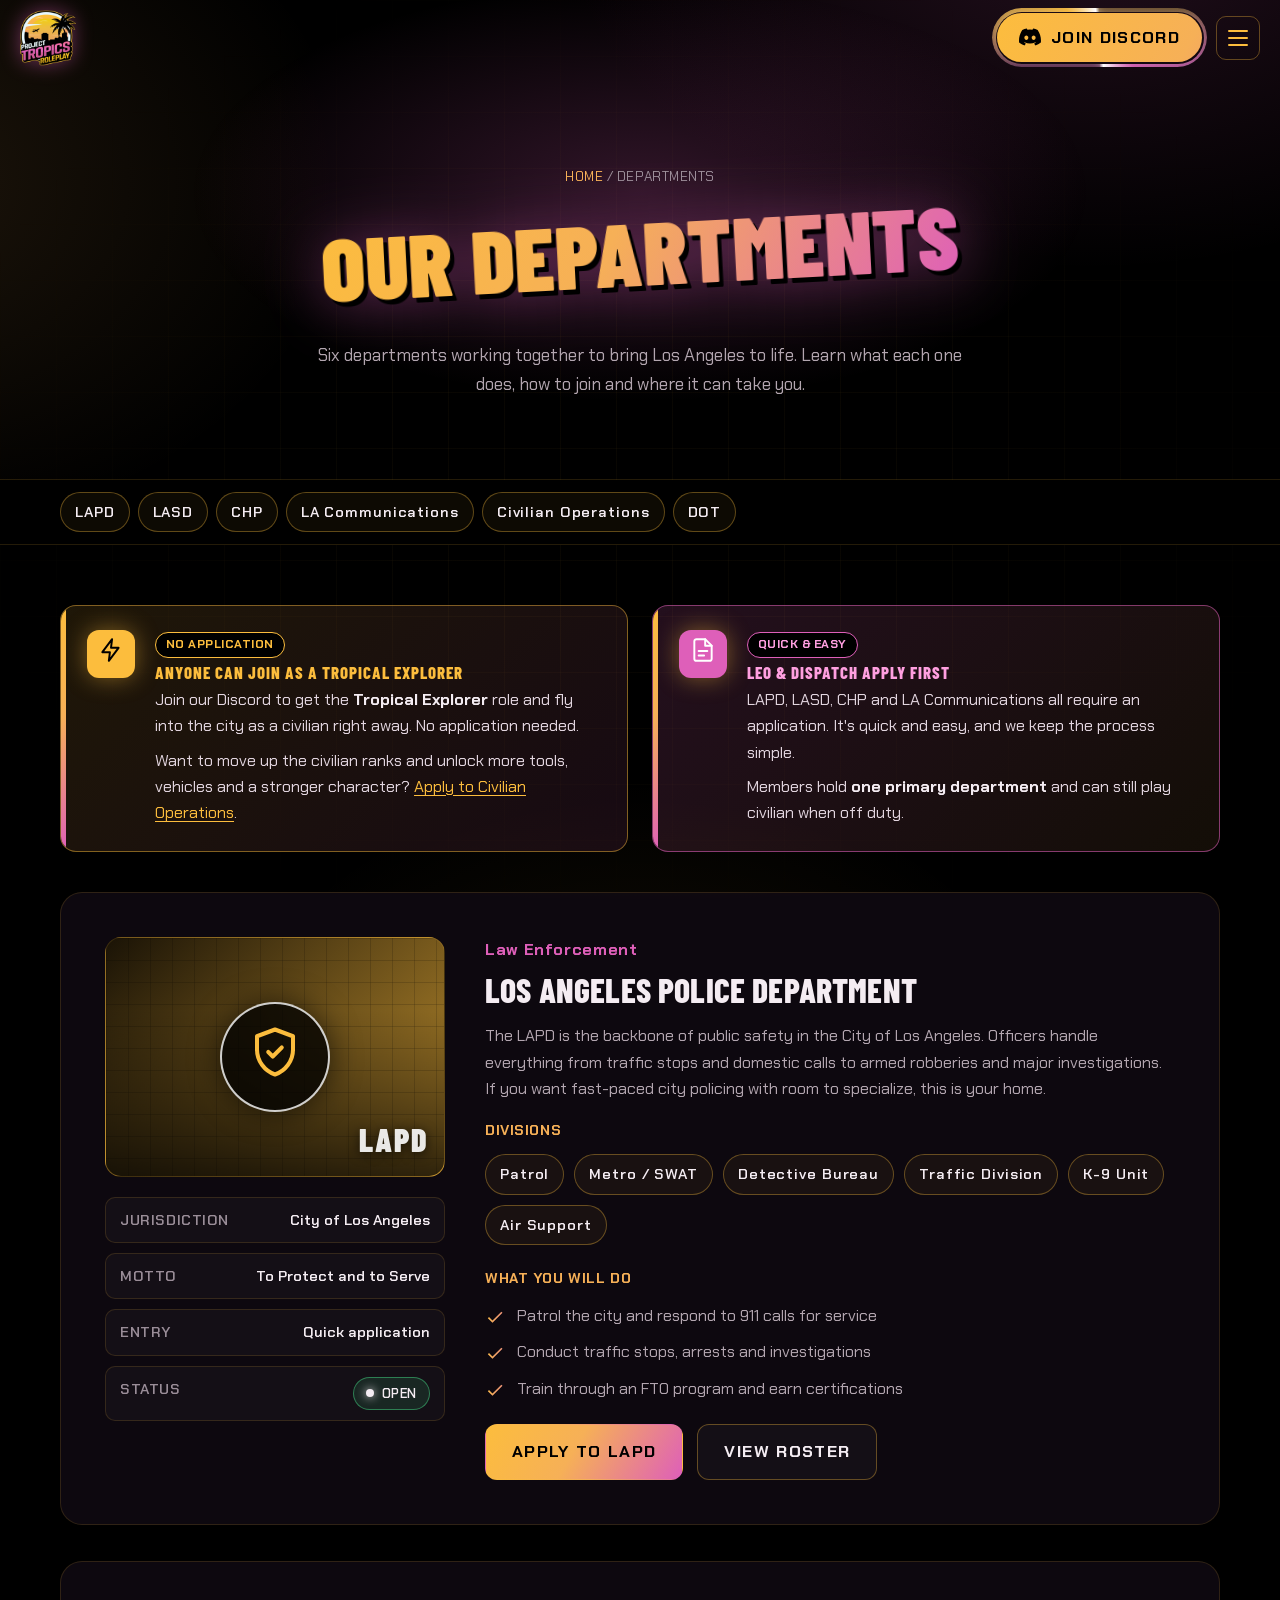
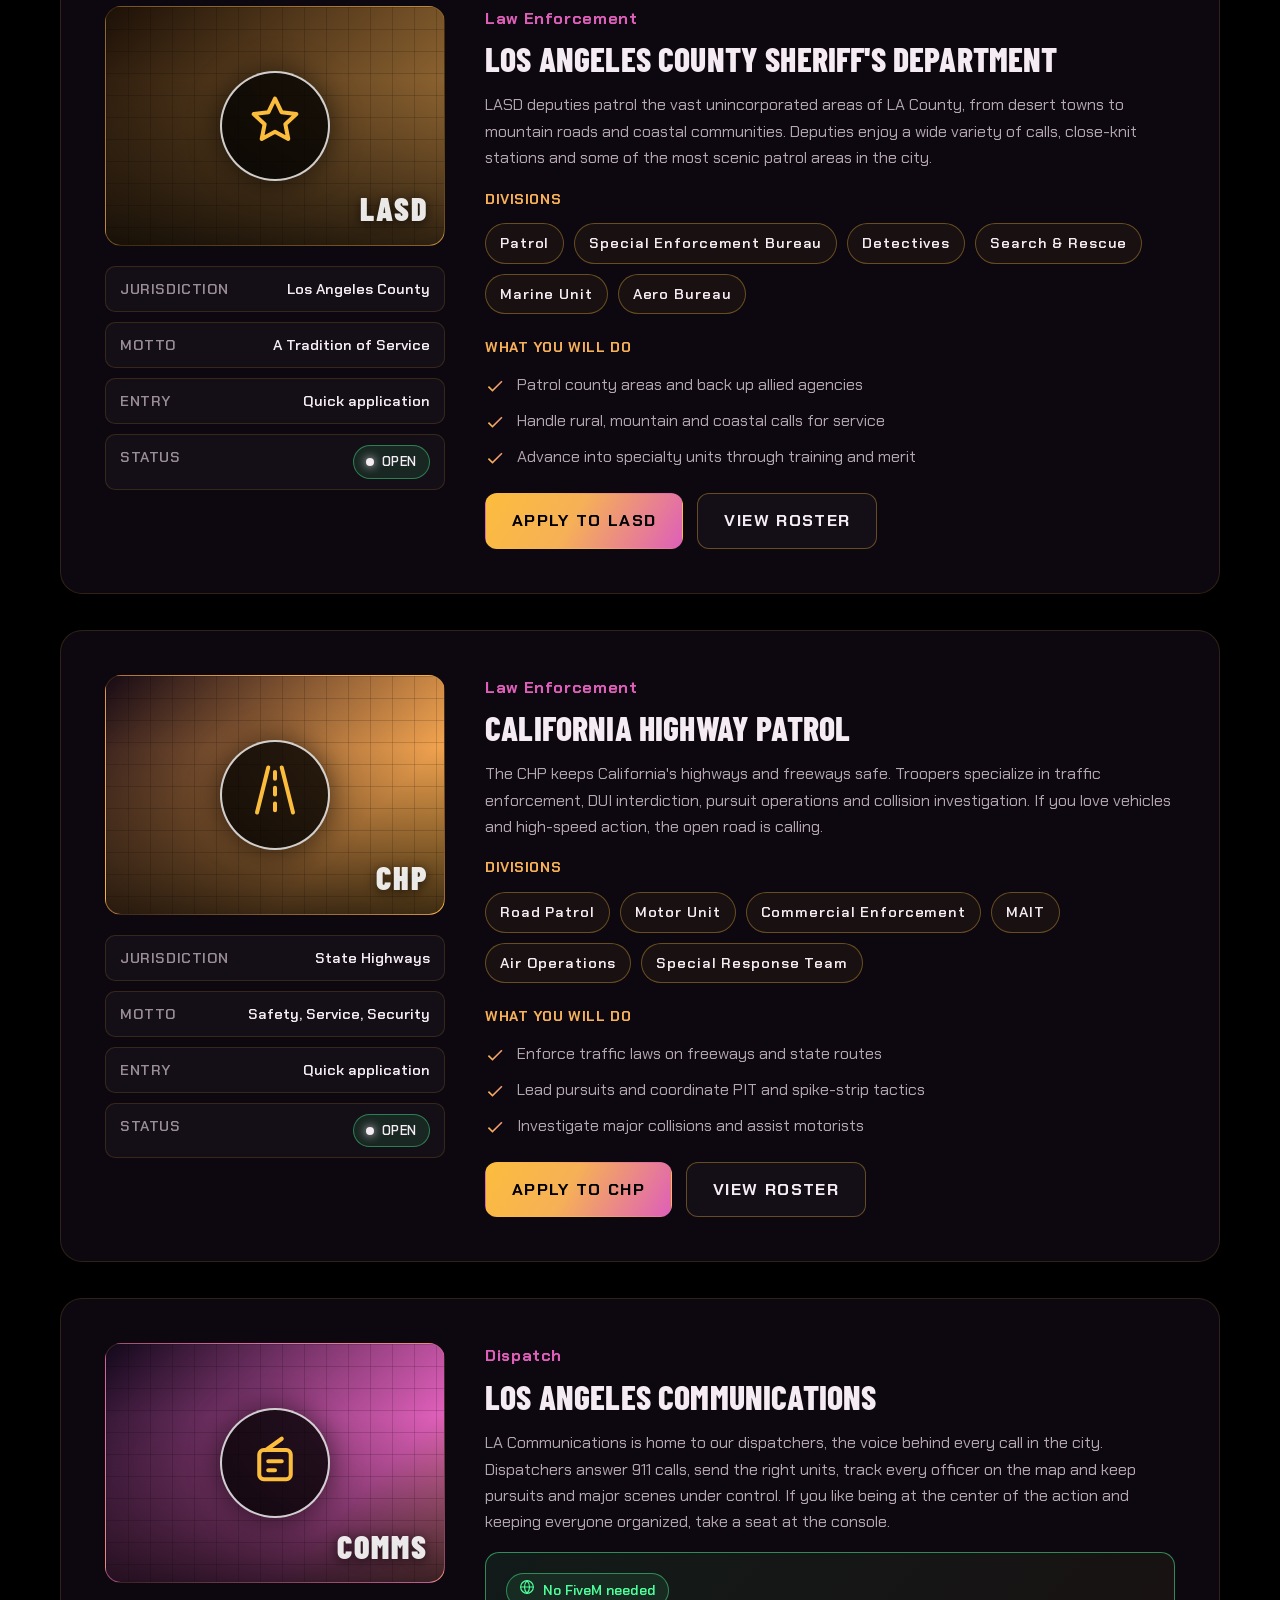
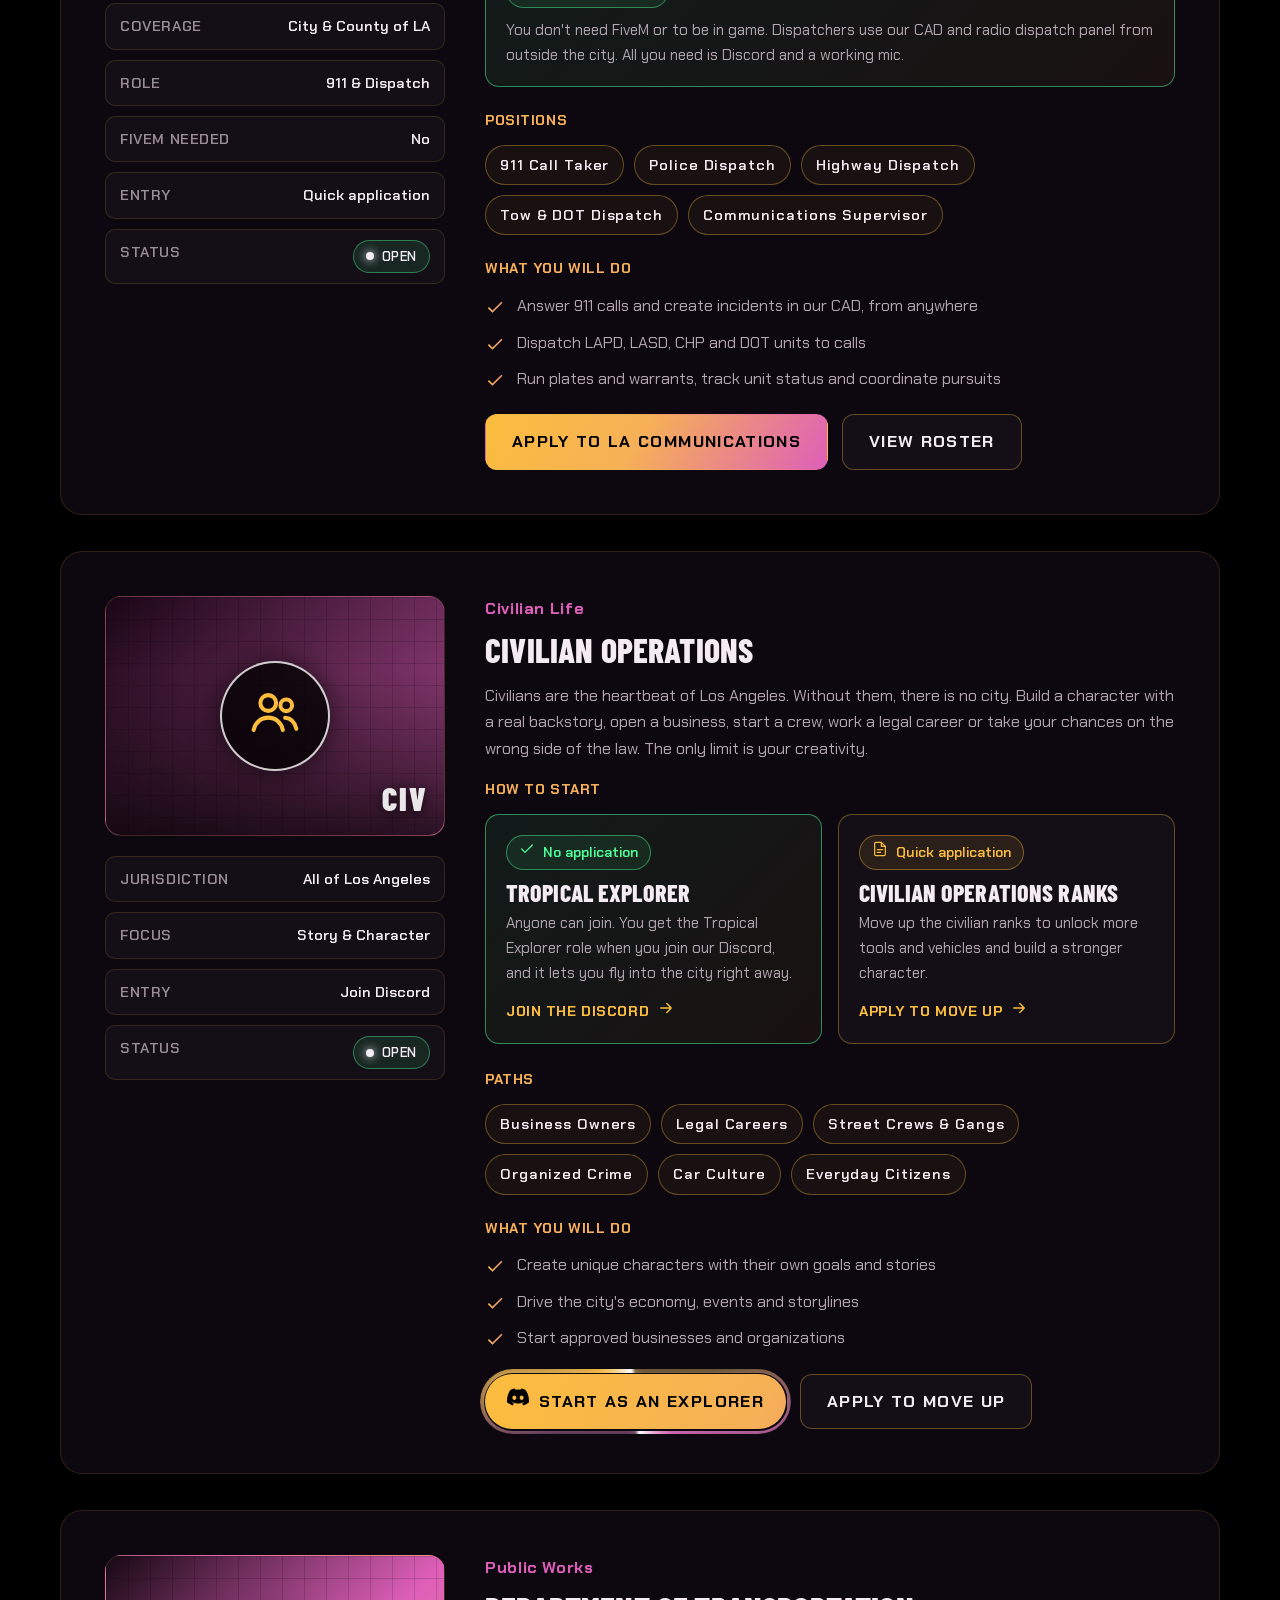
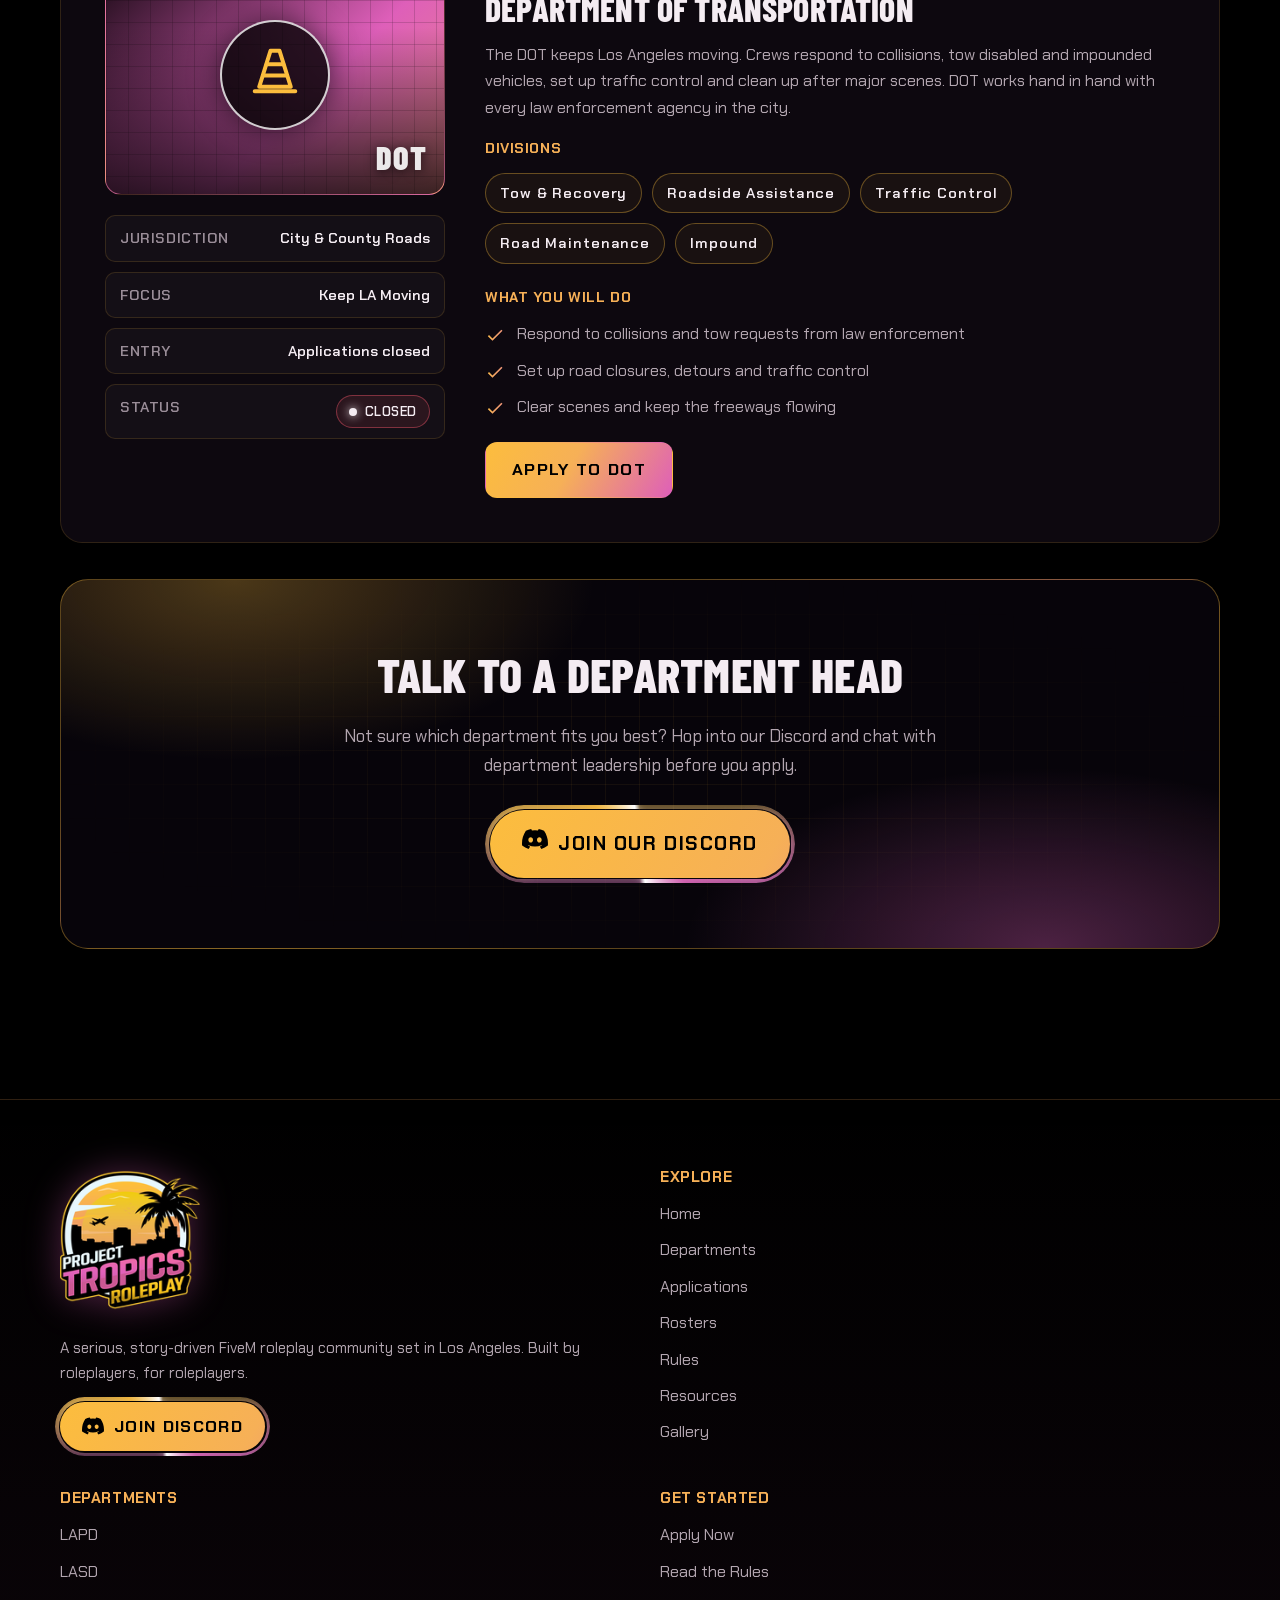
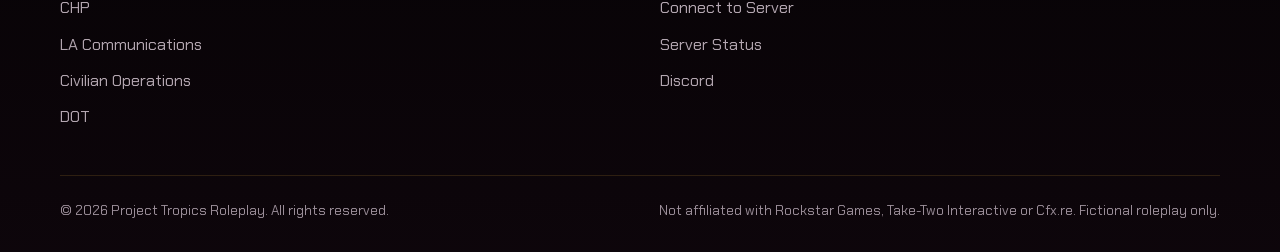
<file: departments.html>
<!DOCTYPE html>
<html lang="en" class="no-js">
<head>
  <meta charset="UTF-8">
  <meta name="viewport" content="width=device-width, initial-scale=1">
  <title>Departments | Project Tropics Roleplay</title>
  <meta name="description" content="Explore LAPD, LASD, CHP, LA Communications, Civilian Operations and DOT at Project Tropics Roleplay. Anyone can start today as a Tropical Explorer.">
  <meta name="theme-color" content="#000000">
  <link rel="icon" href="assets/img/favicon.png" type="image/png">
  <link rel="apple-touch-icon" href="assets/img/apple-touch-icon.png">
  <link rel="preconnect" href="https://fonts.googleapis.com">
  <link rel="preconnect" href="https://fonts.gstatic.com" crossorigin>
  <link href="https://fonts.googleapis.com/css2?family=Barlow+Condensed:ital,wght@0,700;0,800;0,900;1,800&family=Chakra+Petch:wght@400;500;600;700&display=swap" rel="stylesheet">
  <link rel="stylesheet" href="assets/css/style.css">
</head>
<body data-page="departments">
  <a class="skip-link" href="#main">Skip to content</a>
  <header id="site-header"></header>

  <main id="main">
    <section class="page-hero">
      <div class="container">
        <div class="breadcrumb"><a href="index.html">Home</a> / Departments</div>
        <h1>Our Departments</h1>
        <p>Six departments working together to bring Los Angeles to life. Learn what each one does, how to join and where it can take you.</p>
      </div>
    </section>

    <nav class="jumpbar" aria-label="Departments">
      <div class="container">
        <a class="chip" href="#lapd">LAPD</a>
        <a class="chip" href="#lasd">LASD</a>
        <a class="chip" href="#chp">CHP</a>
        <a class="chip" href="#comms">LA Communications</a>
        <a class="chip" href="#civ">Civilian Operations</a>
        <a class="chip" href="#dot">DOT</a>
      </div>
    </nav>

    <section class="section" style="padding-top:60px">
      <div class="container">

        <div class="grid grid-2 reveal" style="margin-bottom:40px">
          <div class="highlight">
            <div class="highlight-icon"><i data-icon="zap"></i></div>
            <div>
              <span class="tag">No application</span>
              <h4>Anyone Can Join as a Tropical Explorer</h4>
              <p>Join our Discord to get the <strong>Tropical Explorer</strong> role and fly into the city as a civilian right away. No application needed.</p>
              <p>Want to move up the civilian ranks and unlock more tools, vehicles and a stronger character? <a href="applications.html#civ">Apply to Civilian Operations</a>.</p>
            </div>
          </div>
          <div class="highlight pink">
            <div class="highlight-icon"><i data-icon="file"></i></div>
            <div>
              <span class="tag">Quick &amp; easy</span>
              <h4>LEO &amp; Dispatch Apply First</h4>
              <p>LAPD, LASD, CHP and LA Communications all require an application. It's quick and easy, and we keep the process simple.</p>
              <p>Members hold <strong>one primary department</strong> and can still play civilian when off duty.</p>
            </div>
          </div>
        </div>

        <!-- LAPD -->
        <article class="card dept-detail dept-lapd reveal" id="lapd">
          <div class="dept-side">
            <div class="dept-banner"><div class="dept-emblem"><i data-icon="shield"></i></div><span class="dept-abbr">LAPD</span></div>
            <div class="dept-meta">
              <div><span>Jurisdiction</span><span>City of Los Angeles</span></div>
              <div><span>Motto</span><span>To Protect and to Serve</span></div>
              <div><span>Entry</span><span data-entry="lapd">Quick application</span></div>
              <div><span>Status</span><span data-status="lapd">Open</span></div>
            </div>
          </div>
          <div>
            <div class="eyebrow" style="margin-bottom:10px">Law Enforcement</div>
            <h2>Los Angeles Police Department</h2>
            <p>The LAPD is the backbone of public safety in the City of Los Angeles. Officers handle everything from traffic stops and domestic calls to armed robberies and major investigations. If you want fast-paced city policing with room to specialize, this is your home.</p>
            <p class="sub-title">Divisions</p>
            <div class="chips">
              <span class="chip">Patrol</span><span class="chip">Metro / SWAT</span><span class="chip">Detective Bureau</span><span class="chip">Traffic Division</span><span class="chip">K-9 Unit</span><span class="chip">Air Support</span>
            </div>
            <p class="sub-title">What You Will Do</p>
            <ul class="check-list">
              <li>Patrol the city and respond to 911 calls for service</li>
              <li>Conduct traffic stops, arrests and investigations</li>
              <li>Train through an FTO program and earn certifications</li>
            </ul>
            <div class="btn-row">
              <a class="btn btn-primary" href="applications.html#lapd"><span>Apply to LAPD</span></a>
              <a class="btn btn-ghost" data-roster="lapd" href="#"><span>View roster</span></a>
            </div>
          </div>
        </article>

        <!-- LASD -->
        <article class="card dept-detail dept-lasd reveal" id="lasd">
          <div class="dept-side">
            <div class="dept-banner"><div class="dept-emblem"><i data-icon="star"></i></div><span class="dept-abbr">LASD</span></div>
            <div class="dept-meta">
              <div><span>Jurisdiction</span><span>Los Angeles County</span></div>
              <div><span>Motto</span><span>A Tradition of Service</span></div>
              <div><span>Entry</span><span data-entry="lasd">Quick application</span></div>
              <div><span>Status</span><span data-status="lasd">Open</span></div>
            </div>
          </div>
          <div>
            <div class="eyebrow" style="margin-bottom:10px">Law Enforcement</div>
            <h2>Los Angeles County Sheriff's Department</h2>
            <p>LASD deputies patrol the vast unincorporated areas of LA County, from desert towns to mountain roads and coastal communities. Deputies enjoy a wide variety of calls, close-knit stations and some of the most scenic patrol areas in the city.</p>
            <p class="sub-title">Divisions</p>
            <div class="chips">
              <span class="chip">Patrol</span><span class="chip">Special Enforcement Bureau</span><span class="chip">Detectives</span><span class="chip">Search &amp; Rescue</span><span class="chip">Marine Unit</span><span class="chip">Aero Bureau</span>
            </div>
            <p class="sub-title">What You Will Do</p>
            <ul class="check-list">
              <li>Patrol county areas and back up allied agencies</li>
              <li>Handle rural, mountain and coastal calls for service</li>
              <li>Advance into specialty units through training and merit</li>
            </ul>
            <div class="btn-row">
              <a class="btn btn-primary" href="applications.html#lasd"><span>Apply to LASD</span></a>
              <a class="btn btn-ghost" data-roster="lasd" href="#"><span>View roster</span></a>
            </div>
          </div>
        </article>

        <!-- CHP -->
        <article class="card dept-detail dept-chp reveal" id="chp">
          <div class="dept-side">
            <div class="dept-banner"><div class="dept-emblem"><i data-icon="road"></i></div><span class="dept-abbr">CHP</span></div>
            <div class="dept-meta">
              <div><span>Jurisdiction</span><span>State Highways</span></div>
              <div><span>Motto</span><span>Safety, Service, Security</span></div>
              <div><span>Entry</span><span data-entry="chp">Quick application</span></div>
              <div><span>Status</span><span data-status="chp">Open</span></div>
            </div>
          </div>
          <div>
            <div class="eyebrow" style="margin-bottom:10px">Law Enforcement</div>
            <h2>California Highway Patrol</h2>
            <p>The CHP keeps California's highways and freeways safe. Troopers specialize in traffic enforcement, DUI interdiction, pursuit operations and collision investigation. If you love vehicles and high-speed action, the open road is calling.</p>
            <p class="sub-title">Divisions</p>
            <div class="chips">
              <span class="chip">Road Patrol</span><span class="chip">Motor Unit</span><span class="chip">Commercial Enforcement</span><span class="chip">MAIT</span><span class="chip">Air Operations</span><span class="chip">Special Response Team</span>
            </div>
            <p class="sub-title">What You Will Do</p>
            <ul class="check-list">
              <li>Enforce traffic laws on freeways and state routes</li>
              <li>Lead pursuits and coordinate PIT and spike-strip tactics</li>
              <li>Investigate major collisions and assist motorists</li>
            </ul>
            <div class="btn-row">
              <a class="btn btn-primary" href="applications.html#chp"><span>Apply to CHP</span></a>
              <a class="btn btn-ghost" data-roster="chp" href="#"><span>View roster</span></a>
            </div>
          </div>
        </article>

        <!-- LA COMMUNICATIONS -->
        <article class="card dept-detail dept-comms reveal" id="comms">
          <div class="dept-side">
            <div class="dept-banner"><div class="dept-emblem"><i data-icon="radio"></i></div><span class="dept-abbr">COMMS</span></div>
            <div class="dept-meta">
              <div><span>Coverage</span><span>City &amp; County of LA</span></div>
              <div><span>Role</span><span>911 &amp; Dispatch</span></div>
              <div><span>FiveM needed</span><span>No</span></div>
              <div><span>Entry</span><span data-entry="comms">Quick application</span></div>
              <div><span>Status</span><span data-status="comms">Open</span></div>
            </div>
          </div>
          <div>
            <div class="eyebrow" style="margin-bottom:10px">Dispatch</div>
            <h2>Los Angeles Communications</h2>
            <p>LA Communications is home to our dispatchers, the voice behind every call in the city. Dispatchers answer 911 calls, send the right units, track every officer on the map and keep pursuits and major scenes under control. If you like being at the center of the action and keeping everyone organized, take a seat at the console.</p>
            <div class="tier explorer" style="margin-bottom:22px">
              <span class="dept-entry free"><i data-icon="globe"></i>No FiveM needed</span>
              <p style="margin:0">You don't need FiveM or to be in game. Dispatchers use our CAD and radio dispatch panel from outside the city. All you need is Discord and a working mic.</p>
            </div>
            <p class="sub-title">Positions</p>
            <div class="chips">
              <span class="chip">911 Call Taker</span><span class="chip">Police Dispatch</span><span class="chip">Highway Dispatch</span><span class="chip">Tow &amp; DOT Dispatch</span><span class="chip">Communications Supervisor</span>
            </div>
            <p class="sub-title">What You Will Do</p>
            <ul class="check-list">
              <li>Answer 911 calls and create incidents in our CAD, from anywhere</li>
              <li>Dispatch LAPD, LASD, CHP and DOT units to calls</li>
              <li>Run plates and warrants, track unit status and coordinate pursuits</li>
            </ul>
            <div class="btn-row">
              <a class="btn btn-primary" href="applications.html#comms"><span>Apply to LA Communications</span></a>
              <a class="btn btn-ghost" data-roster="comms" href="#"><span>View roster</span></a>
            </div>
          </div>
        </article>

        <!-- CIV -->
        <article class="card dept-detail dept-civ reveal" id="civ">
          <div class="dept-side">
            <div class="dept-banner"><div class="dept-emblem"><i data-icon="users"></i></div><span class="dept-abbr">CIV</span></div>
            <div class="dept-meta">
              <div><span>Jurisdiction</span><span>All of Los Angeles</span></div>
              <div><span>Focus</span><span>Story &amp; Character</span></div>
              <div><span>Entry</span><span>Join Discord</span></div>
              <div><span>Status</span><span data-status="civ">Open</span></div>
            </div>
          </div>
          <div>
            <div class="eyebrow" style="margin-bottom:10px">Civilian Life</div>
            <h2>Civilian Operations</h2>
            <p>Civilians are the heartbeat of Los Angeles. Without them, there is no city. Build a character with a real backstory, open a business, start a crew, work a legal career or take your chances on the wrong side of the law. The only limit is your creativity.</p>
            <p class="sub-title">How to Start</p>
            <div class="tiers">
              <div class="tier explorer">
                <span class="dept-entry free"><i data-icon="check"></i>No application</span>
                <h3>Tropical Explorer</h3>
                <p>Anyone can join. You get the Tropical Explorer role when you join our Discord, and it lets you fly into the city right away.</p>
                <a class="dept-link" data-link="discord" href="#" target="_blank" rel="noopener">Join the Discord <i data-icon="arrow"></i></a>
              </div>
              <div class="tier">
                <span class="dept-entry"><i data-icon="file"></i>Quick application</span>
                <h3>Civilian Operations Ranks</h3>
                <p>Move up the civilian ranks to unlock more tools and vehicles and build a stronger character.</p>
                <a class="dept-link" href="applications.html#civ">Apply to move up <i data-icon="arrow"></i></a>
              </div>
            </div>
            <p class="sub-title">Paths</p>
            <div class="chips">
              <span class="chip">Business Owners</span><span class="chip">Legal Careers</span><span class="chip">Street Crews &amp; Gangs</span><span class="chip">Organized Crime</span><span class="chip">Car Culture</span><span class="chip">Everyday Citizens</span>
            </div>
            <p class="sub-title">What You Will Do</p>
            <ul class="check-list">
              <li>Create unique characters with their own goals and stories</li>
              <li>Drive the city's economy, events and storylines</li>
              <li>Start approved businesses and organizations</li>
            </ul>
            <div class="btn-row">
              <a class="btn-discord" data-link="discord" href="#" target="_blank" rel="noopener"><i data-icon="discord"></i><span>Start as an Explorer</span></a>
              <a class="btn btn-ghost" href="applications.html#civ"><span>Apply to move up</span></a>
            </div>
          </div>
        </article>

        <!-- DOT -->
        <article class="card dept-detail dept-dot reveal" id="dot">
          <div class="dept-side">
            <div class="dept-banner"><div class="dept-emblem"><i data-icon="cone"></i></div><span class="dept-abbr">DOT</span></div>
            <div class="dept-meta">
              <div><span>Jurisdiction</span><span>City &amp; County Roads</span></div>
              <div><span>Focus</span><span>Keep LA Moving</span></div>
              <div><span>Entry</span><span data-entry="dot">Quick application</span></div>
              <div><span>Status</span><span data-status="dot">Open</span></div>
            </div>
          </div>
          <div>
            <div class="eyebrow" style="margin-bottom:10px">Public Works</div>
            <h2>Department of Transportation</h2>
            <p>The DOT keeps Los Angeles moving. Crews respond to collisions, tow disabled and impounded vehicles, set up traffic control and clean up after major scenes. DOT works hand in hand with every law enforcement agency in the city.</p>
            <p class="sub-title">Divisions</p>
            <div class="chips">
              <span class="chip">Tow &amp; Recovery</span><span class="chip">Roadside Assistance</span><span class="chip">Traffic Control</span><span class="chip">Road Maintenance</span><span class="chip">Impound</span>
            </div>
            <p class="sub-title">What You Will Do</p>
            <ul class="check-list">
              <li>Respond to collisions and tow requests from law enforcement</li>
              <li>Set up road closures, detours and traffic control</li>
              <li>Clear scenes and keep the freeways flowing</li>
            </ul>
            <div class="btn-row">
              <a class="btn btn-primary" href="applications.html#dot"><span>Apply to DOT</span></a>
            </div>
          </div>
        </article>

        <div class="cta-band reveal" style="margin-top:20px">
          <h2>Talk to a Department Head</h2>
          <p>Not sure which department fits you best? Hop into our Discord and chat with department leadership before you apply.</p>
          <div class="btn-row">
            <a class="btn-discord lg" data-link="discord" href="#" target="_blank" rel="noopener"><i data-icon="discord"></i><span>Join Our Discord</span></a>
          </div>
        </div>
      </div>
    </section>
  </main>

  <footer id="site-footer"></footer>
  <script src="assets/js/config.js"></script>
  <script src="assets/js/main.js"></script>
</body>
</html>
</file>
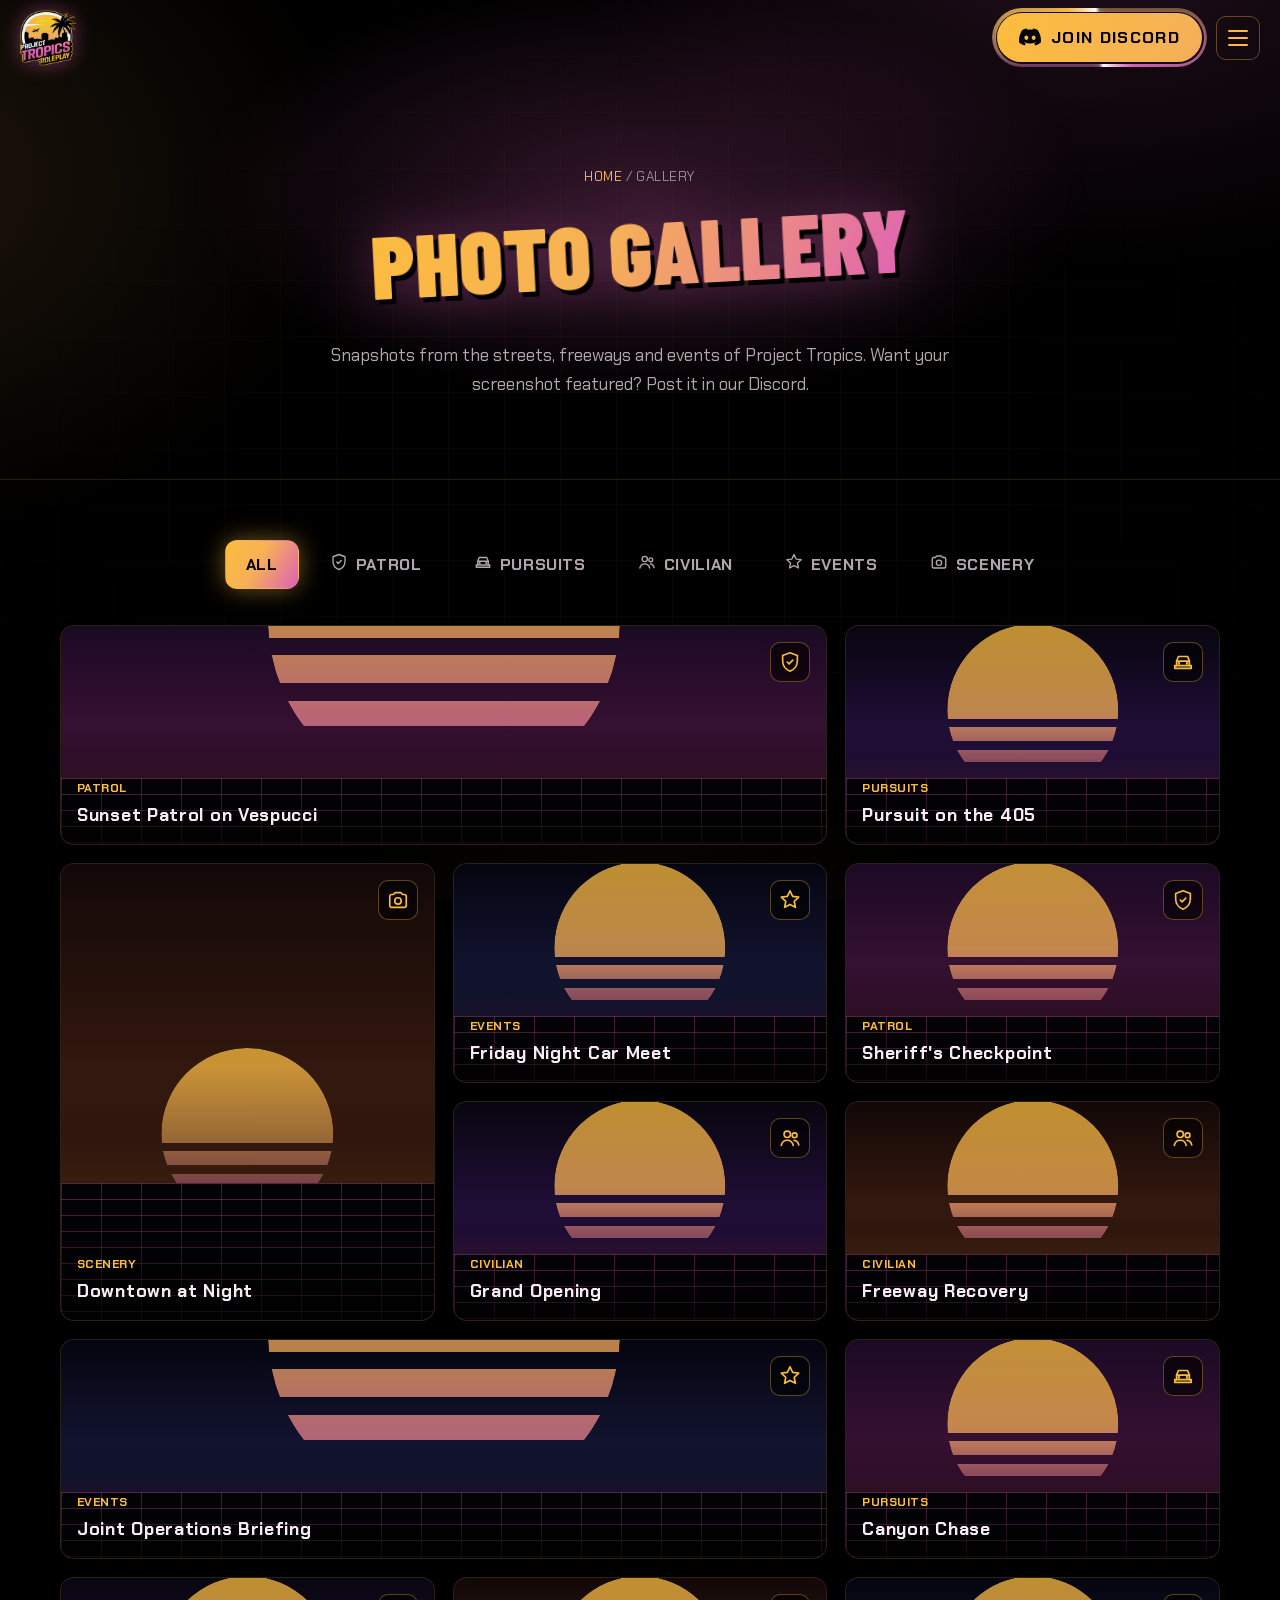
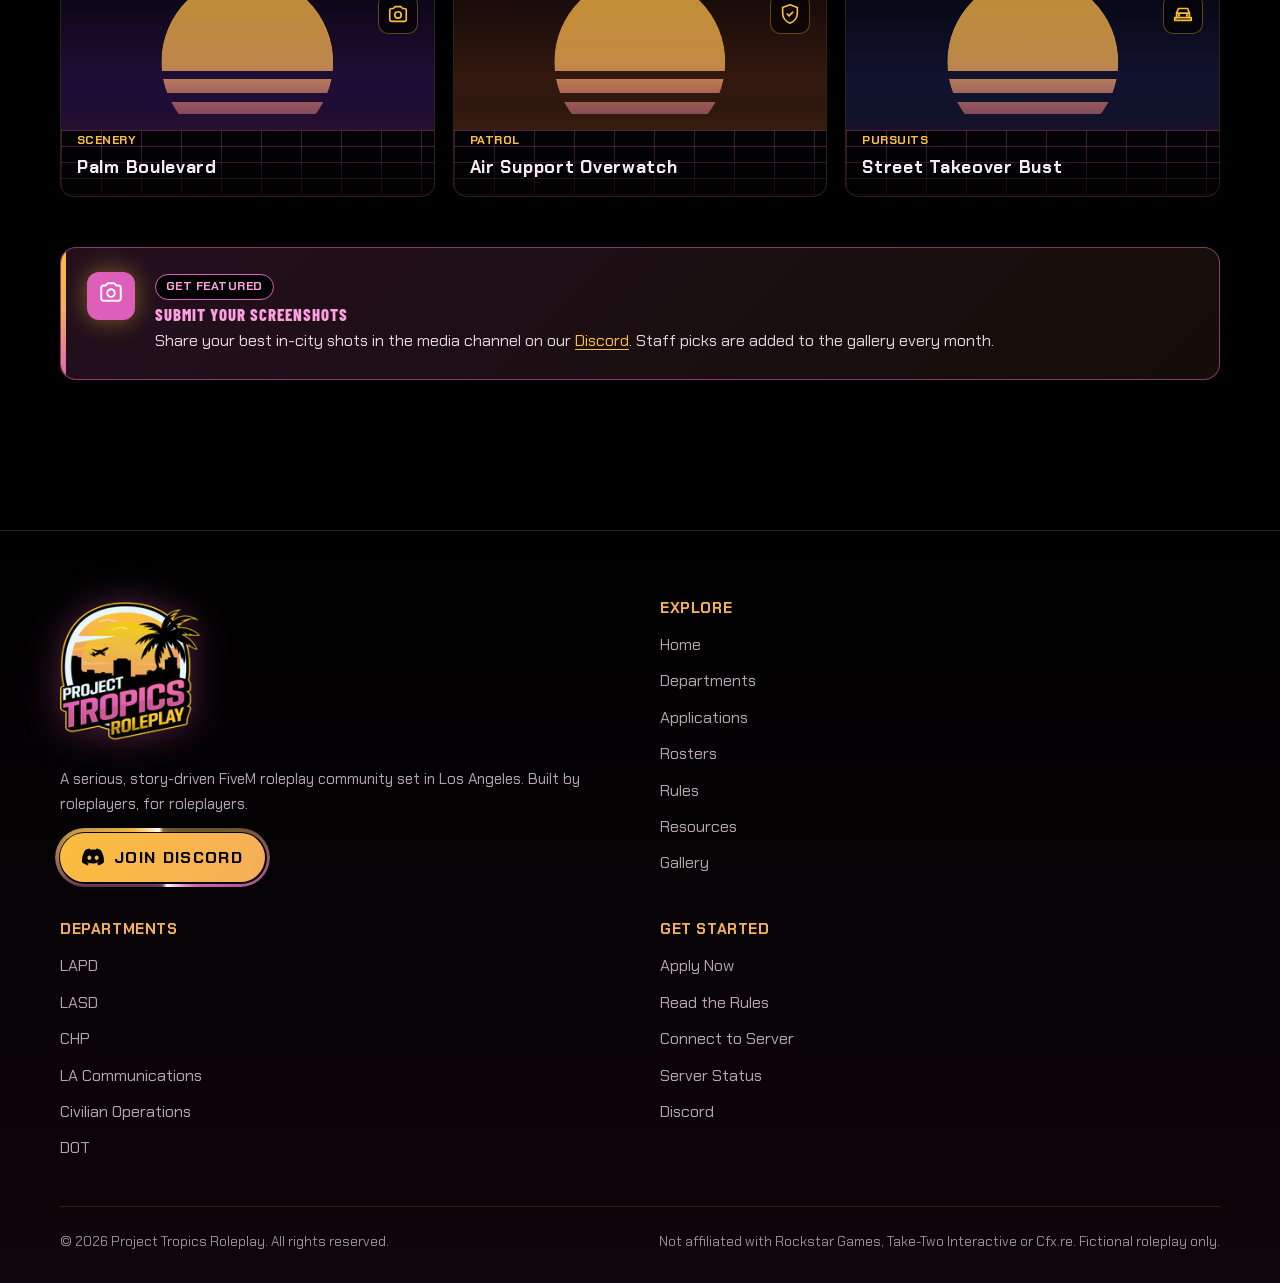
<file: gallery.html>
<!DOCTYPE html>
<html lang="en" class="no-js">
<head>
  <meta charset="UTF-8">
  <meta name="viewport" content="width=device-width, initial-scale=1">
  <title>Photo Gallery | Project Tropics Roleplay</title>
  <meta name="description" content="Screenshots from the streets, freeways and events of Project Tropics Roleplay.">
  <meta name="theme-color" content="#000000">
  <link rel="icon" href="assets/img/favicon.png" type="image/png">
  <link rel="apple-touch-icon" href="assets/img/apple-touch-icon.png">
  <link rel="preconnect" href="https://fonts.googleapis.com">
  <link rel="preconnect" href="https://fonts.gstatic.com" crossorigin>
  <link href="https://fonts.googleapis.com/css2?family=Barlow+Condensed:ital,wght@0,700;0,800;0,900;1,800&family=Chakra+Petch:wght@400;500;600;700&display=swap" rel="stylesheet">
  <link rel="stylesheet" href="assets/css/style.css">
</head>
<body data-page="gallery">
  <a class="skip-link" href="#main">Skip to content</a>
  <header id="site-header"></header>

  <main id="main">
    <section class="page-hero">
      <div class="container">
        <div class="breadcrumb"><a href="index.html">Home</a> / Gallery</div>
        <h1>Photo Gallery</h1>
        <p>Snapshots from the streets, freeways and events of Project Tropics. Want your screenshot featured? Post it in our Discord.</p>
      </div>
    </section>

    <section class="section" style="padding-top:60px">
      <div class="container">
        <div class="filter-bar reveal" role="group" aria-label="Filter gallery">
          <button class="tab-btn" type="button" data-filter="all" aria-pressed="true">All</button>
          <button class="tab-btn" type="button" data-filter="patrol" aria-pressed="false"><i data-icon="shield"></i>Patrol</button>
          <button class="tab-btn" type="button" data-filter="pursuits" aria-pressed="false"><i data-icon="car"></i>Pursuits</button>
          <button class="tab-btn" type="button" data-filter="civilian" aria-pressed="false"><i data-icon="users"></i>Civilian</button>
          <button class="tab-btn" type="button" data-filter="events" aria-pressed="false"><i data-icon="star"></i>Events</button>
          <button class="tab-btn" type="button" data-filter="scenery" aria-pressed="false"><i data-icon="camera"></i>Scenery</button>
        </div>
        <div class="gallery-grid" id="gallery-grid"></div>

        <div class="highlight pink reveal" style="margin-top:50px">
          <div class="highlight-icon"><i data-icon="camera"></i></div>
          <div>
            <span class="tag">Get Featured</span>
            <h4>Submit Your Screenshots</h4>
            <p>Share your best in-city shots in the media channel on our <a href="#" data-link="discord" target="_blank" rel="noopener">Discord</a>. Staff picks are added to the gallery every month.</p>
          </div>
        </div>
      </div>
    </section>
  </main>

  <footer id="site-footer"></footer>

  <div class="lightbox" id="lightbox" role="dialog" aria-modal="true" aria-label="Image viewer">
    <div class="lightbox-inner">
      <button class="lb-btn lb-close" type="button" aria-label="Close"><i data-icon="x"></i></button>
      <button class="lb-btn lb-prev" type="button" aria-label="Previous"><i data-icon="left"></i></button>
      <button class="lb-btn lb-next" type="button" aria-label="Next"><i data-icon="right"></i></button>
      <div class="lightbox-media"></div>
      <div class="lightbox-caption"></div>
    </div>
  </div>

  <script src="assets/js/config.js"></script>
  <script src="assets/js/gallery-data.js"></script>
  <script src="assets/js/main.js"></script>
</body>
</html>
</file>
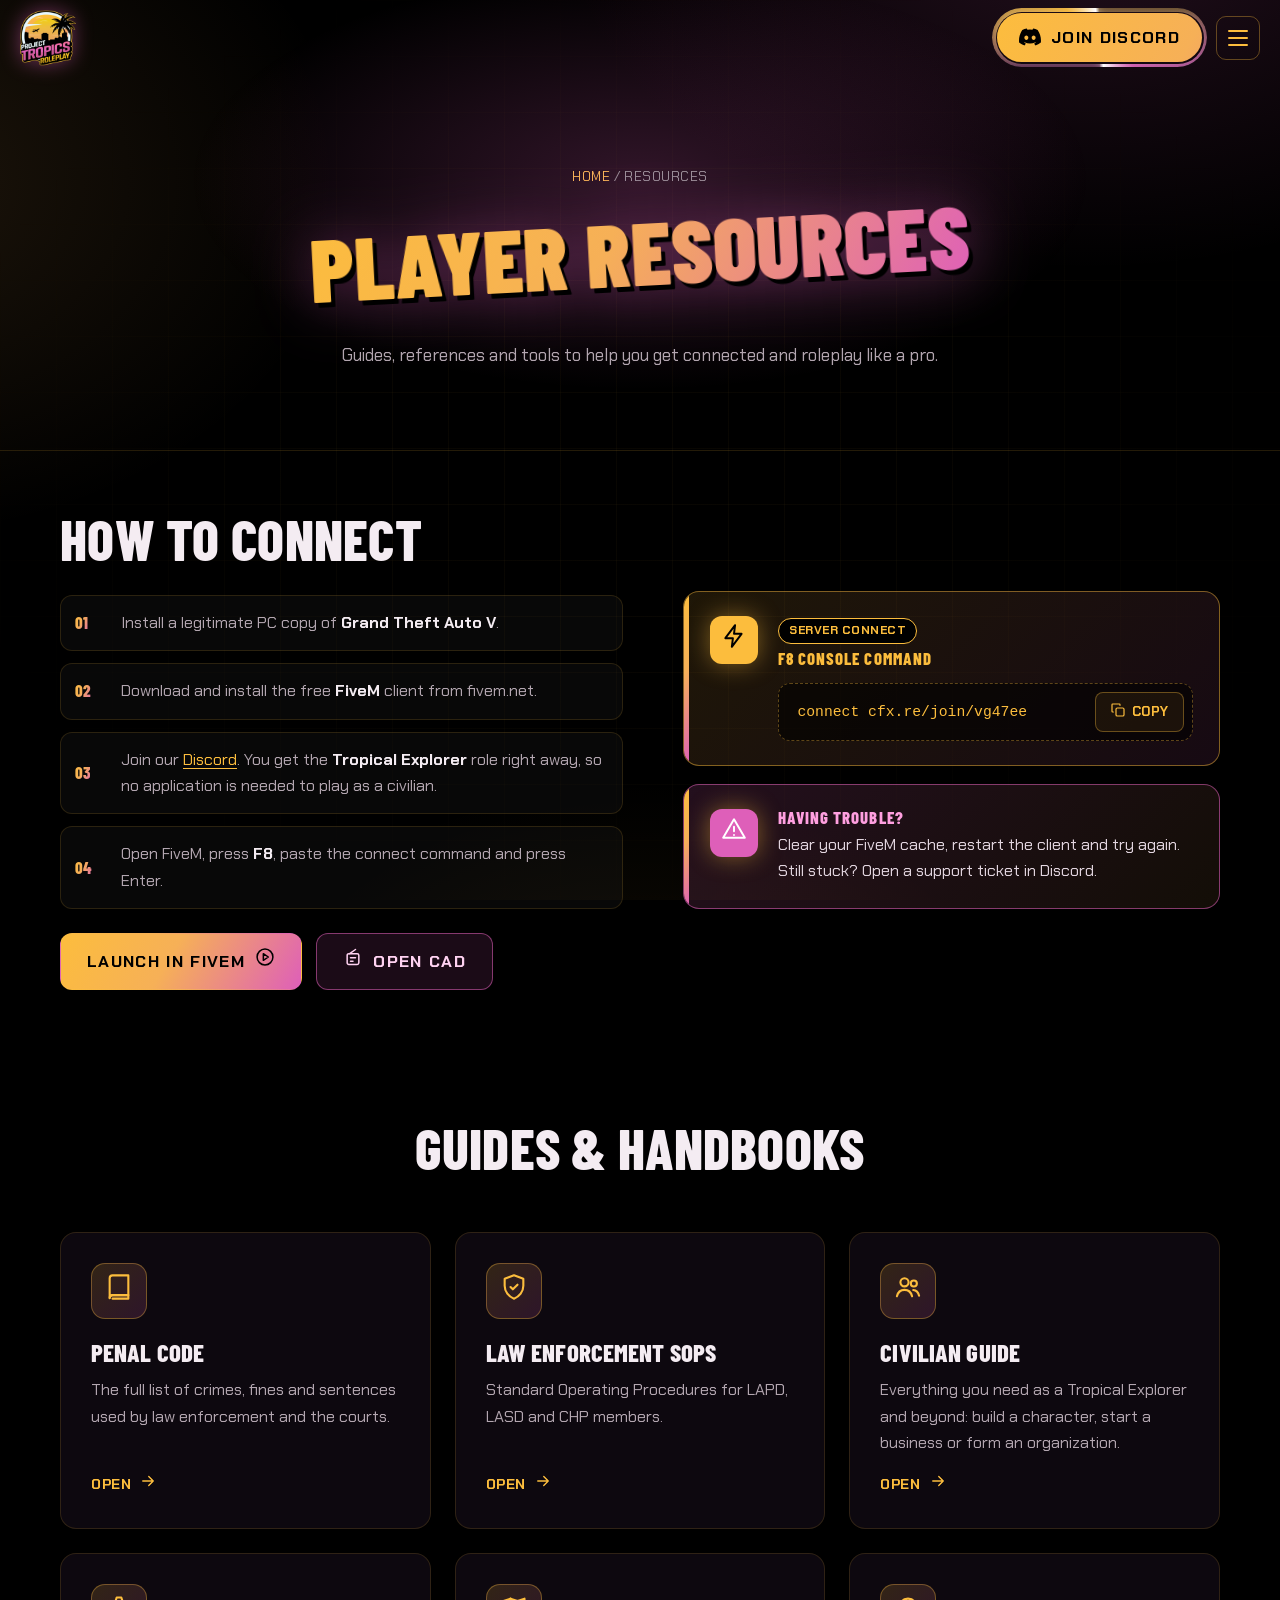
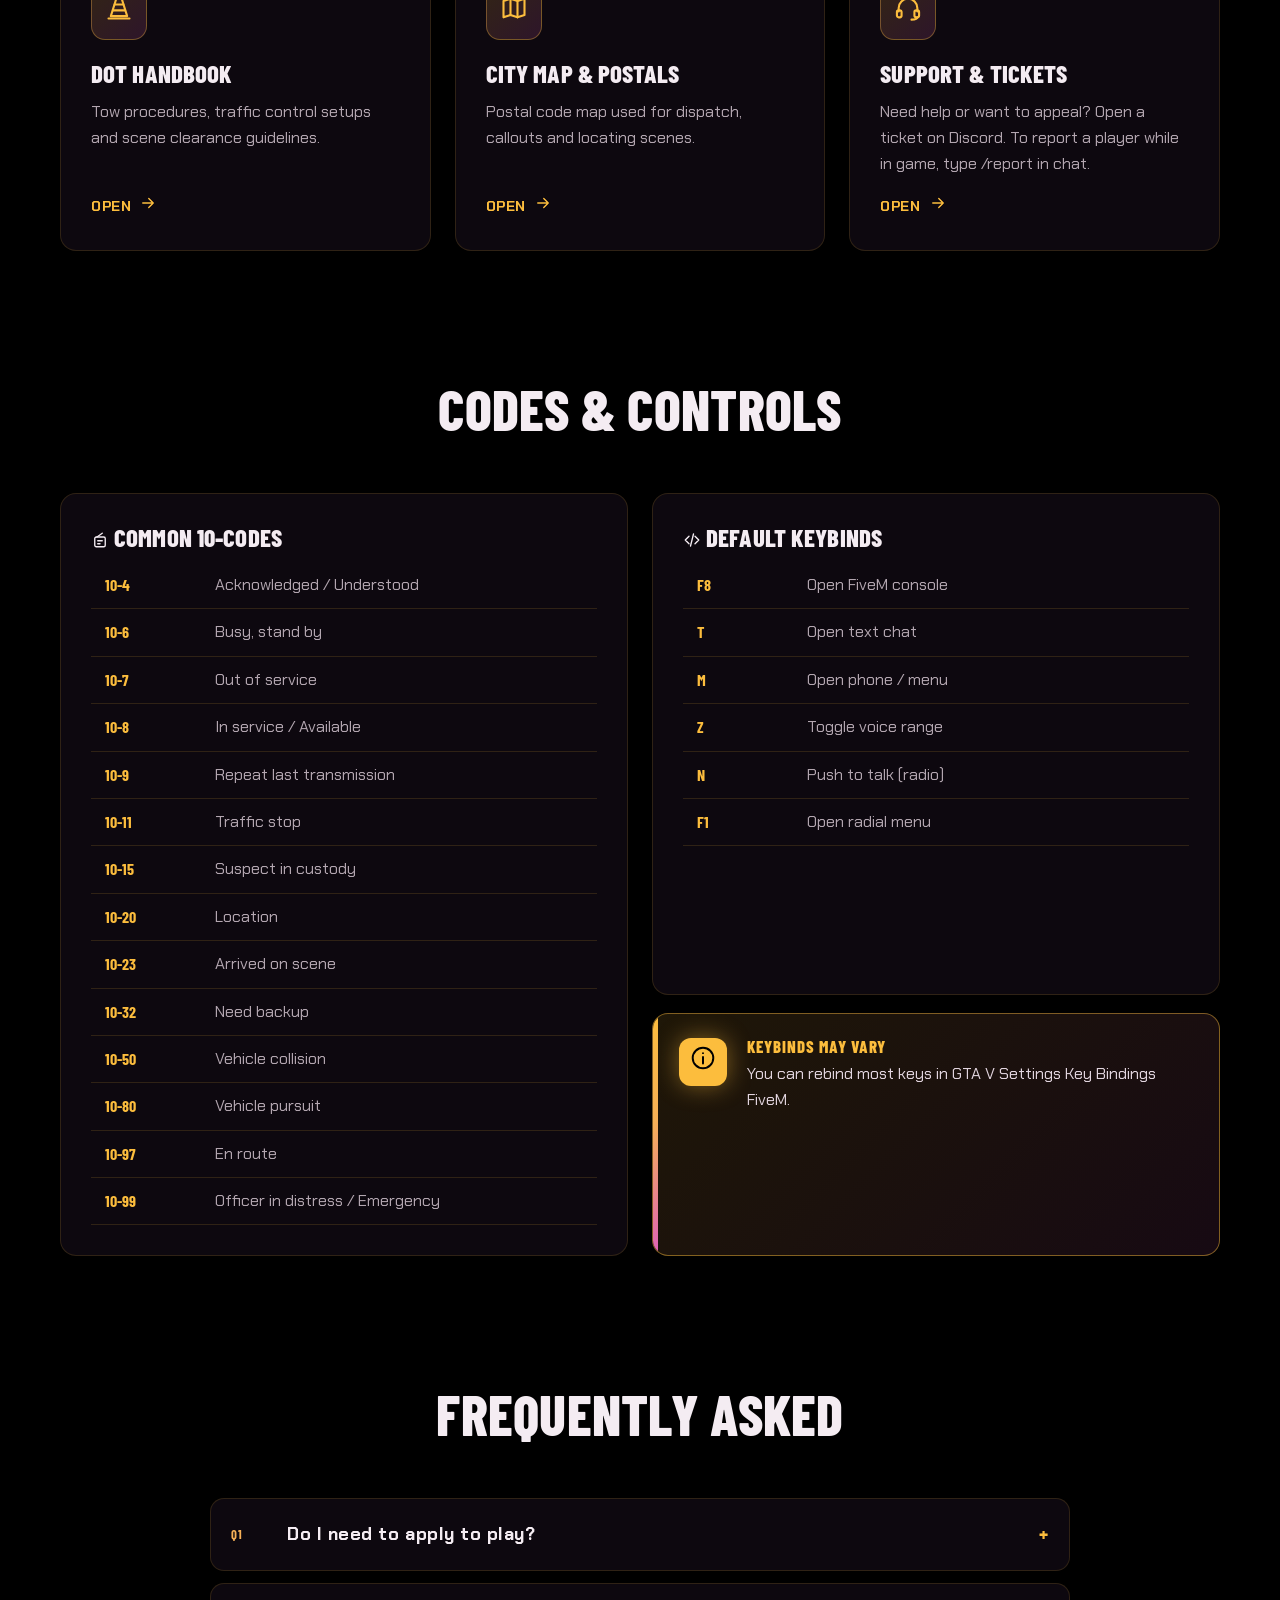
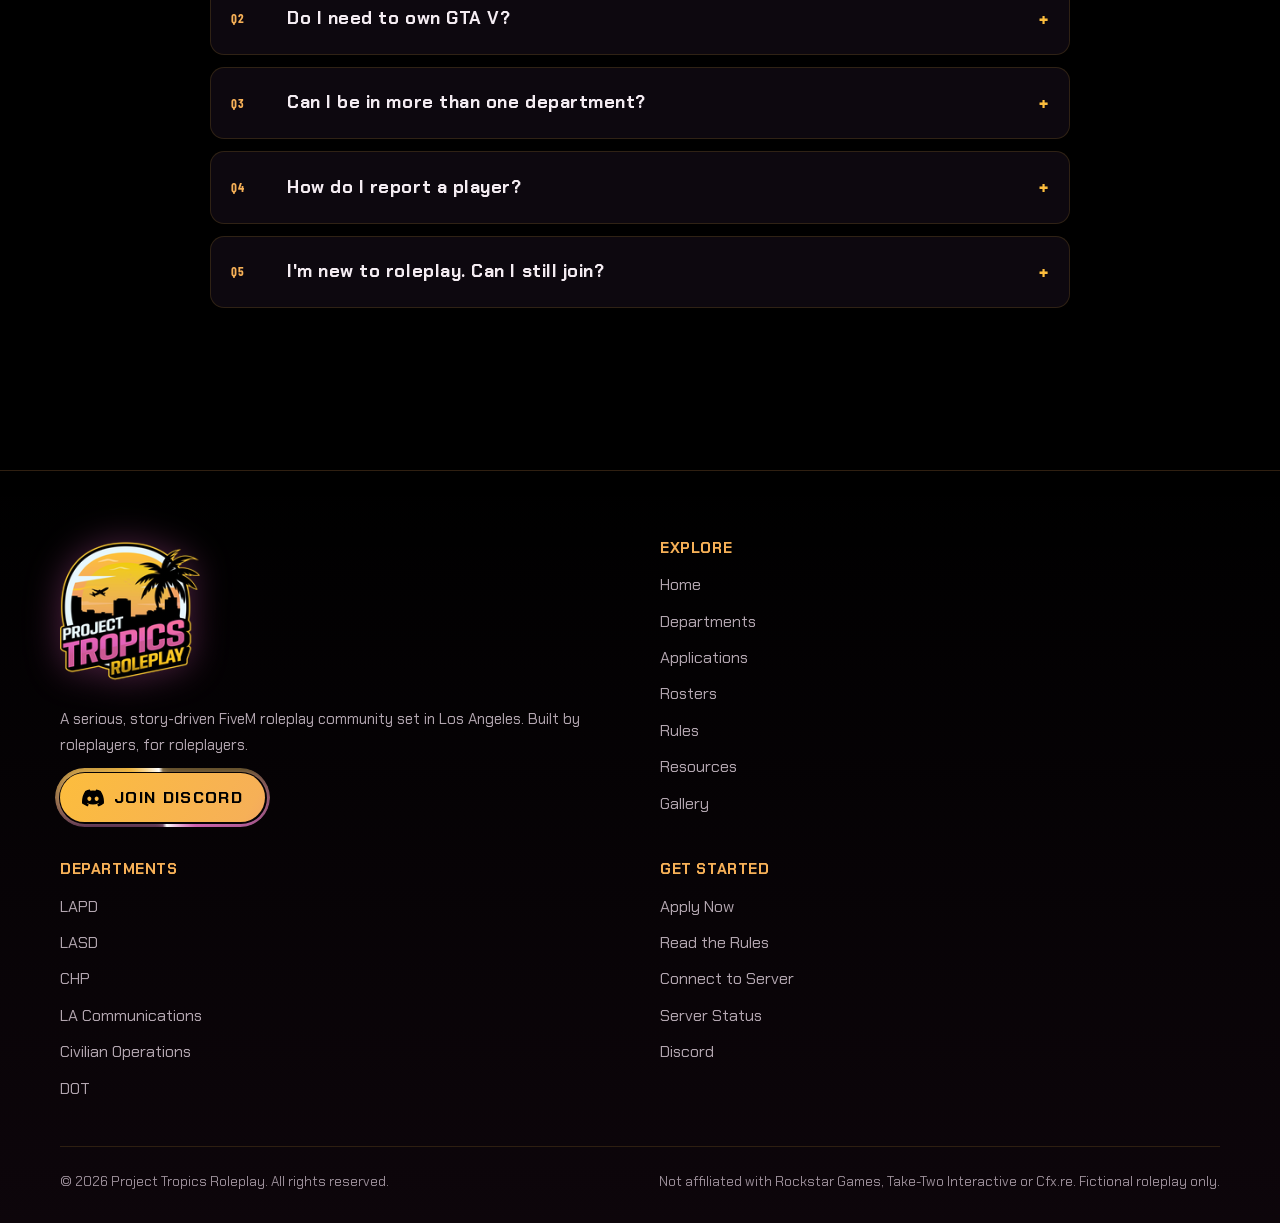
<file: resources.html>
<!DOCTYPE html>
<html lang="en" class="no-js">
<head>
  <meta charset="UTF-8">
  <meta name="viewport" content="width=device-width, initial-scale=1">
  <title>Resources | Project Tropics Roleplay</title>
  <meta name="description" content="Connect info, guides, SOPs, 10-codes and FAQ for Project Tropics Roleplay.">
  <meta name="theme-color" content="#000000">
  <link rel="icon" href="assets/img/favicon.png" type="image/png">
  <link rel="apple-touch-icon" href="assets/img/apple-touch-icon.png">
  <link rel="preconnect" href="https://fonts.googleapis.com">
  <link rel="preconnect" href="https://fonts.gstatic.com" crossorigin>
  <link href="https://fonts.googleapis.com/css2?family=Barlow+Condensed:ital,wght@0,700;0,800;0,900;1,800&family=Chakra+Petch:wght@400;500;600;700&display=swap" rel="stylesheet">
  <link rel="stylesheet" href="assets/css/style.css">
</head>
<body data-page="resources">
  <a class="skip-link" href="#main">Skip to content</a>
  <header id="site-header"></header>

  <main id="main">
    <section class="page-hero">
      <div class="container">
        <div class="breadcrumb"><a href="index.html">Home</a> / Resources</div>
        <h1>Player Resources</h1>
        <p>Guides, references and tools to help you get connected and roleplay like a pro.</p>
      </div>
    </section>

    <!-- CONNECT -->
    <section class="section" id="connect" style="padding-top:60px">
      <div class="container split">
        <div class="reveal">
          <h2>How to Connect</h2>
          <ol class="steps-list">
            <li>Install a legitimate PC copy of <strong>Grand Theft Auto V</strong>.</li>
            <li>Download and install the free <strong>FiveM</strong> client from fivem.net.</li>
            <li>Join our <a href="#" data-link="discord" target="_blank" rel="noopener">Discord</a>. You get the <strong>Tropical Explorer</strong> role right away, so no application is needed to play as a civilian.</li>
            <li>Open FiveM, press <strong>F8</strong>, paste the connect command and press Enter.</li>
          </ol>
          <div class="btn-row">
            <a class="btn btn-primary" data-link="fivem" href="#" target="_blank" rel="noopener"><span>Launch in FiveM</span><i data-icon="play"></i></a>
            <a class="btn btn-pink" data-link="cad" href="#" target="_blank" rel="noopener"><i data-icon="radio"></i><span>Open CAD</span></a>
          </div>
        </div>
        <div class="highlight-stack reveal d1">
          <div class="highlight">
            <div class="highlight-icon"><i data-icon="zap"></i></div>
            <div style="min-width:0;flex:1">
              <span class="tag">Server Connect</span>
              <h4>F8 Console Command</h4>
              <div class="connect-strip" style="margin-top:10px;width:100%;justify-content:space-between">
                <code data-connect>connect cfx.re/join/vg47ee</code>
                <button class="copy-btn" type="button" data-copy="connect"><i data-icon="copy"></i>Copy</button>
              </div>
            </div>
          </div>
          <div class="highlight pink">
            <div class="highlight-icon"><i data-icon="alert"></i></div>
            <div>
              <h4>Having Trouble?</h4>
              <p>Clear your FiveM cache, restart the client and try again. Still stuck? Open a support ticket in Discord.</p>
            </div>
          </div>
        </div>
      </div>
    </section>

    <!-- DOCS -->
    <section class="section" style="padding-top:20px">
      <div class="container">
        <div class="section-head reveal">
          <h2>Guides &amp; Handbooks</h2>
        </div>
        <div class="grid grid-3">
          <a class="card resource-card reveal" href="#">
            <div class="icon-box"><i data-icon="book"></i></div>
            <h3>Penal Code</h3><p>The full list of crimes, fines and sentences used by law enforcement and the courts.</p>
            <span class="dept-link">Open <i data-icon="arrow"></i></span>
          </a><a class="card resource-card reveal d1" href="#">
            <div class="icon-box"><i data-icon="shield"></i></div>
            <h3>Law Enforcement SOPs</h3><p>Standard Operating Procedures for LAPD, LASD and CHP members.</p>
            <span class="dept-link">Open <i data-icon="arrow"></i></span>
          </a><a class="card resource-card reveal d2" href="#">
            <div class="icon-box"><i data-icon="users"></i></div>
            <h3>Civilian Guide</h3><p>Everything you need as a Tropical Explorer and beyond: build a character, start a business or form an organization.</p>
            <span class="dept-link">Open <i data-icon="arrow"></i></span>
          </a><a class="card resource-card reveal" href="#">
            <div class="icon-box"><i data-icon="cone"></i></div>
            <h3>DOT Handbook</h3><p>Tow procedures, traffic control setups and scene clearance guidelines.</p>
            <span class="dept-link">Open <i data-icon="arrow"></i></span>
          </a><a class="card resource-card reveal d1" href="#">
            <div class="icon-box"><i data-icon="map"></i></div>
            <h3>City Map &amp; Postals</h3><p>Postal code map used for dispatch, callouts and locating scenes.</p>
            <span class="dept-link">Open <i data-icon="arrow"></i></span>
          </a><a class="card resource-card reveal d2" href="#" data-link="discord" target="_blank" rel="noopener">
            <div class="icon-box"><i data-icon="headset"></i></div>
            <h3>Support &amp; Tickets</h3><p>Need help or want to appeal? Open a ticket on Discord. To report a player while in game, type /report in chat.</p>
            <span class="dept-link">Open <i data-icon="arrow"></i></span>
          </a>
        </div>
      </div>
    </section>

    <!-- QUICK REF -->
    <section class="section" style="padding-top:20px">
      <div class="container">
        <div class="section-head reveal">
          <h2>Codes &amp; Controls</h2>
        </div>
        <div class="grid grid-2">
          <div class="card reveal">
            <h3><span class="inline-icon" data-icon="radio"></span> Common 10-Codes</h3>
            <table class="code-table"><tr><td>10-4</td><td>Acknowledged / Understood</td></tr><tr><td>10-6</td><td>Busy, stand by</td></tr><tr><td>10-7</td><td>Out of service</td></tr><tr><td>10-8</td><td>In service / Available</td></tr><tr><td>10-9</td><td>Repeat last transmission</td></tr><tr><td>10-11</td><td>Traffic stop</td></tr><tr><td>10-15</td><td>Suspect in custody</td></tr><tr><td>10-20</td><td>Location</td></tr><tr><td>10-23</td><td>Arrived on scene</td></tr><tr><td>10-32</td><td>Need backup</td></tr><tr><td>10-50</td><td>Vehicle collision</td></tr><tr><td>10-80</td><td>Vehicle pursuit</td></tr><tr><td>10-97</td><td>En route</td></tr><tr><td>10-99</td><td>Officer in distress / Emergency</td></tr></table>
          </div>
          <div class="highlight-stack">
            <div class="card reveal d1">
              <h3><span class="inline-icon" data-icon="code"></span> Default Keybinds</h3>
              <table class="code-table"><tr><td>F8</td><td>Open FiveM console</td></tr><tr><td>T</td><td>Open text chat</td></tr><tr><td>M</td><td>Open phone / menu</td></tr><tr><td>Z</td><td>Toggle voice range</td></tr><tr><td>N</td><td>Push to talk (radio)</td></tr><tr><td>F1</td><td>Open radial menu</td></tr></table>
            </div>
            <div class="highlight reveal d2">
              <div class="highlight-icon"><i data-icon="info"></i></div>
              <div><h4>Keybinds May Vary</h4><p>You can rebind most keys in GTA V Settings Key Bindings FiveM.</p></div>
            </div>
          </div>
        </div>
      </div>
    </section>

    <!-- FAQ -->
    <section class="section" style="padding-top:20px">
      <div class="container" style="max-width:900px">
        <div class="section-head reveal">
          <h2>Frequently Asked</h2>
        </div>
        <div class="reveal"><details class="rule"><summary><span class="rid">Q1</span>Do I need to apply to play?</summary><div class="rule-body"><p>No. Anyone can join as a <strong>Tropical Explorer</strong>. You get the role when you join our Discord, and it lets you fly into the city as a civilian right away. You only need an application to join LAPD, LASD, CHP, LA Communications or DOT, or to move up the civilian ranks.</p></div></details><details class="rule"><summary><span class="rid">Q2</span>Do I need to own GTA V?</summary><div class="rule-body"><p>To play in the city, yes. You need a legitimate copy of Grand Theft Auto V for PC and the free FiveM client installed. The exception is LA Communications: dispatchers don't need FiveM or GTA V, because they work from our CAD and radio dispatch panel outside the city.</p></div></details><details class="rule"><summary><span class="rid">Q3</span>Can I be in more than one department?</summary><div class="rule-body"><p>You hold one primary department, such as LAPD or LA Communications. Everyone can still play civilian when off duty.</p></div></details><details class="rule"><summary><span class="rid">Q4</span>How do I report a player?</summary><div class="rule-body"><p>If you are in game, type <code class="cmd">/report</code> in chat to send a report straight to our administrative team. This is the preferred way to report. If you are no longer in game, clip the incident and open a report ticket in our Discord. Never argue with players or staff in game.</p></div></details><details class="rule"><summary><span class="rid">Q5</span>I'm new to roleplay. Can I still join?</summary><div class="rule-body"><p>Absolutely. Start as a Tropical Explorer to get a feel for the city, then apply to a department when you're ready. Applications are quick and easy, and our training programs help new roleplayers learn and grow.</p></div></details></div>
      </div>
    </section>
  </main>

  <footer id="site-footer"></footer>
  <script src="assets/js/config.js"></script>
  <script src="assets/js/main.js"></script>
</body>
</html>
</file>
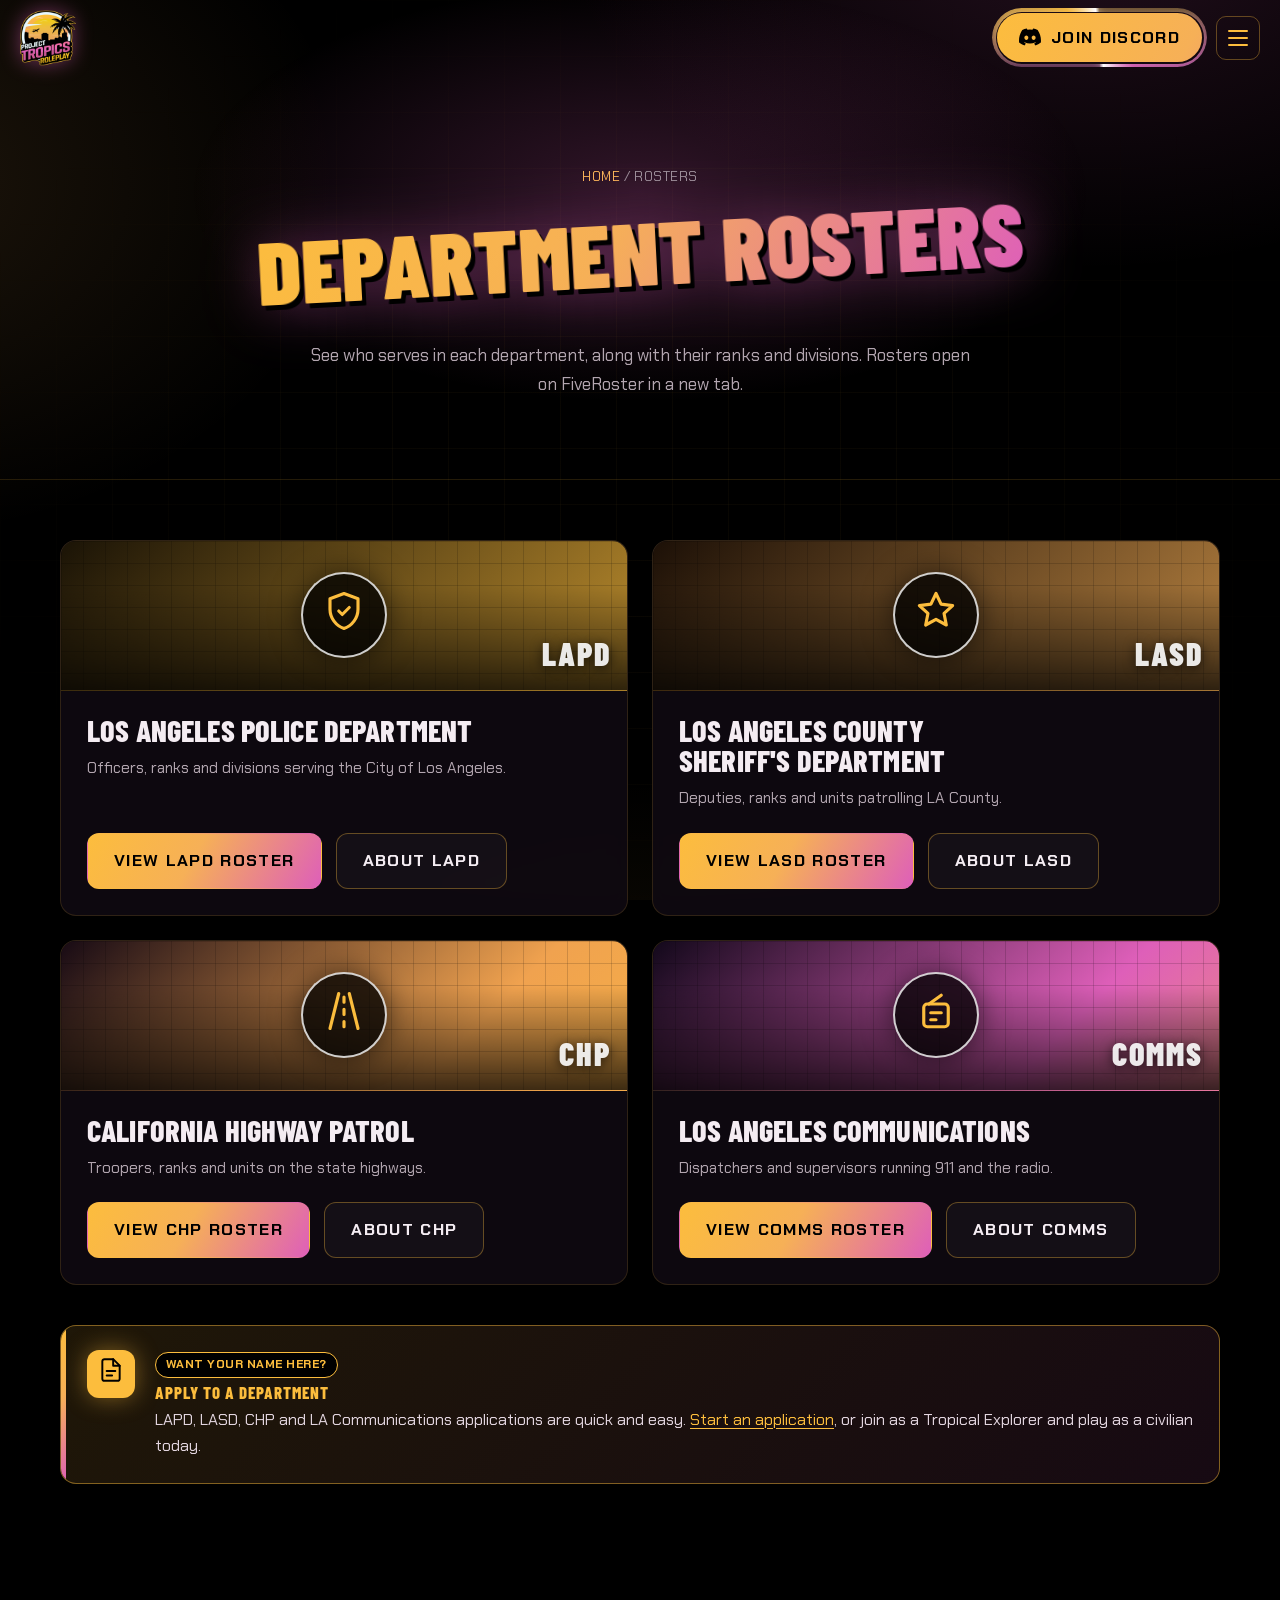
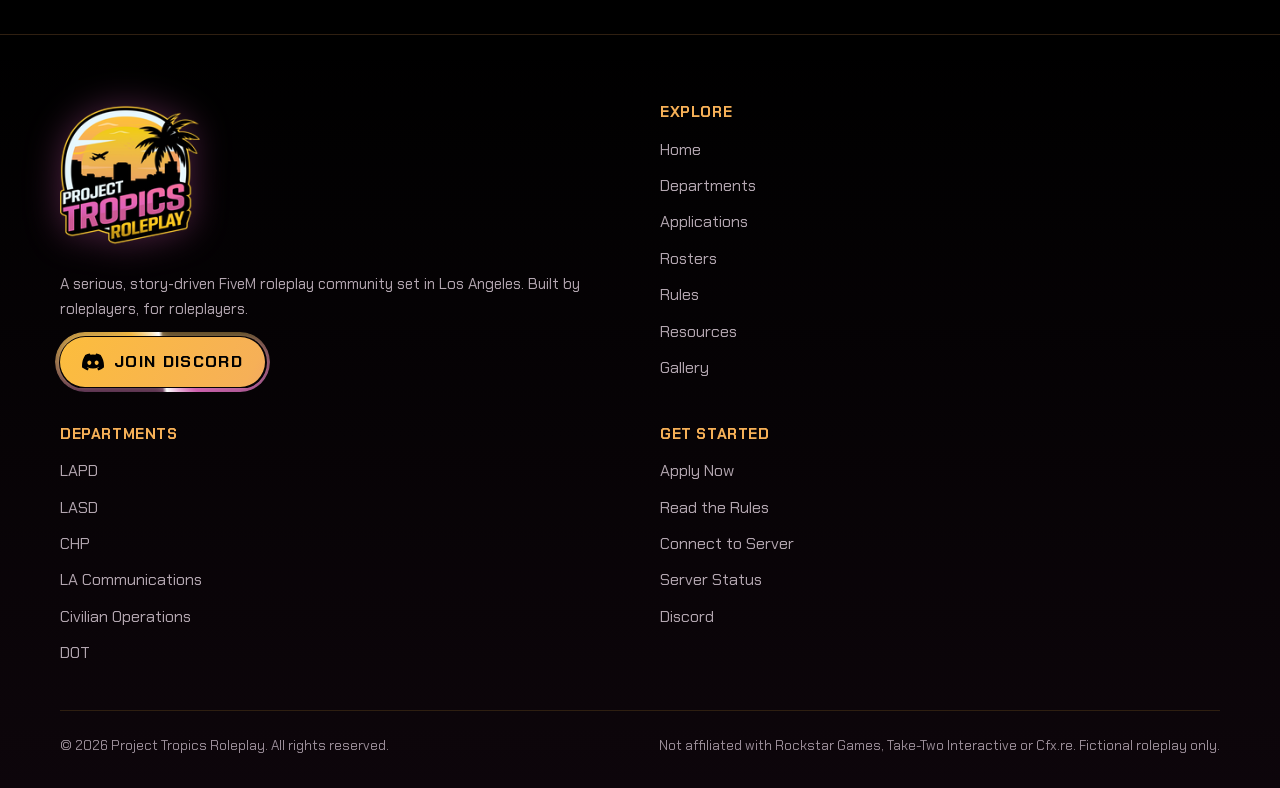
<file: rosters.html>
<!DOCTYPE html>
<html lang="en" class="no-js">
<head>
  <meta charset="UTF-8">
  <meta name="viewport" content="width=device-width, initial-scale=1">
  <title>Rosters | Project Tropics Roleplay</title>
  <meta name="description" content="Department rosters for LAPD, LASD, CHP and LA Communications at Project Tropics Roleplay.">
  <meta name="theme-color" content="#000000">
  <link rel="icon" href="assets/img/favicon.png" type="image/png">
  <link rel="apple-touch-icon" href="assets/img/apple-touch-icon.png">
  <link rel="preconnect" href="https://fonts.googleapis.com">
  <link rel="preconnect" href="https://fonts.gstatic.com" crossorigin>
  <link href="https://fonts.googleapis.com/css2?family=Barlow+Condensed:ital,wght@0,700;0,800;0,900;1,800&family=Chakra+Petch:wght@400;500;600;700&display=swap" rel="stylesheet">
  <link rel="stylesheet" href="assets/css/style.css">
</head>
<body data-page="rosters">
  <a class="skip-link" href="#main">Skip to content</a>
  <header id="site-header"></header>

  <main id="main">
    <section class="page-hero">
      <div class="container">
        <div class="breadcrumb"><a href="index.html">Home</a> / Rosters</div>
        <h1>Department Rosters</h1>
        <p>See who serves in each department, along with their ranks and divisions. Rosters open on FiveRoster in a new tab.</p>
      </div>
    </section>

    <section class="section" style="padding-top:60px">
      <div class="container">
        <div class="grid grid-2">
          <article class="card dept-card dept-lapd reveal" id="lapd">
            <div class="dept-banner"><div class="dept-emblem"><i data-icon="shield"></i></div><span class="dept-abbr">LAPD</span></div>
            <div class="dept-body">
              <h2 class="roster-title">Los Angeles Police Department</h2>
              <p>Officers, ranks and divisions serving the City of Los Angeles.</p>
              <div class="btn-row">
                <a class="btn btn-primary" data-roster="lapd" href="#"><span>View LAPD roster</span></a>
                <a class="btn btn-ghost" href="departments.html#lapd"><span>About LAPD</span></a>
              </div>
            </div>
          </article>
          <article class="card dept-card dept-lasd reveal d1" id="lasd">
            <div class="dept-banner"><div class="dept-emblem"><i data-icon="star"></i></div><span class="dept-abbr">LASD</span></div>
            <div class="dept-body">
              <h2 class="roster-title">Los Angeles County Sheriff's Department</h2>
              <p>Deputies, ranks and units patrolling LA County.</p>
              <div class="btn-row">
                <a class="btn btn-primary" data-roster="lasd" href="#"><span>View LASD roster</span></a>
                <a class="btn btn-ghost" href="departments.html#lasd"><span>About LASD</span></a>
              </div>
            </div>
          </article>
          <article class="card dept-card dept-chp reveal" id="chp">
            <div class="dept-banner"><div class="dept-emblem"><i data-icon="road"></i></div><span class="dept-abbr">CHP</span></div>
            <div class="dept-body">
              <h2 class="roster-title">California Highway Patrol</h2>
              <p>Troopers, ranks and units on the state highways.</p>
              <div class="btn-row">
                <a class="btn btn-primary" data-roster="chp" href="#"><span>View CHP roster</span></a>
                <a class="btn btn-ghost" href="departments.html#chp"><span>About CHP</span></a>
              </div>
            </div>
          </article>
          <article class="card dept-card dept-comms reveal d1" id="comms">
            <div class="dept-banner"><div class="dept-emblem"><i data-icon="radio"></i></div><span class="dept-abbr">COMMS</span></div>
            <div class="dept-body">
              <h2 class="roster-title">Los Angeles Communications</h2>
              <p>Dispatchers and supervisors running 911 and the radio.</p>
              <div class="btn-row">
                <a class="btn btn-primary" data-roster="comms" href="#"><span>View COMMS roster</span></a>
                <a class="btn btn-ghost" href="departments.html#comms"><span>About COMMS</span></a>
              </div>
            </div>
          </article>
        </div>

        <div class="highlight reveal" style="margin-top:40px">
          <div class="highlight-icon"><i data-icon="file"></i></div>
          <div>
            <span class="tag">Want your name here?</span>
            <h4>Apply to a Department</h4>
            <p>LAPD, LASD, CHP and LA Communications applications are quick and easy. <a href="applications.html">Start an application</a>, or join as a Tropical Explorer and play as a civilian today.</p>
          </div>
        </div>
      </div>
    </section>
  </main>

  <footer id="site-footer"></footer>
  <script src="assets/js/config.js"></script>
  <script src="assets/js/main.js"></script>
</body>
</html>
</file>
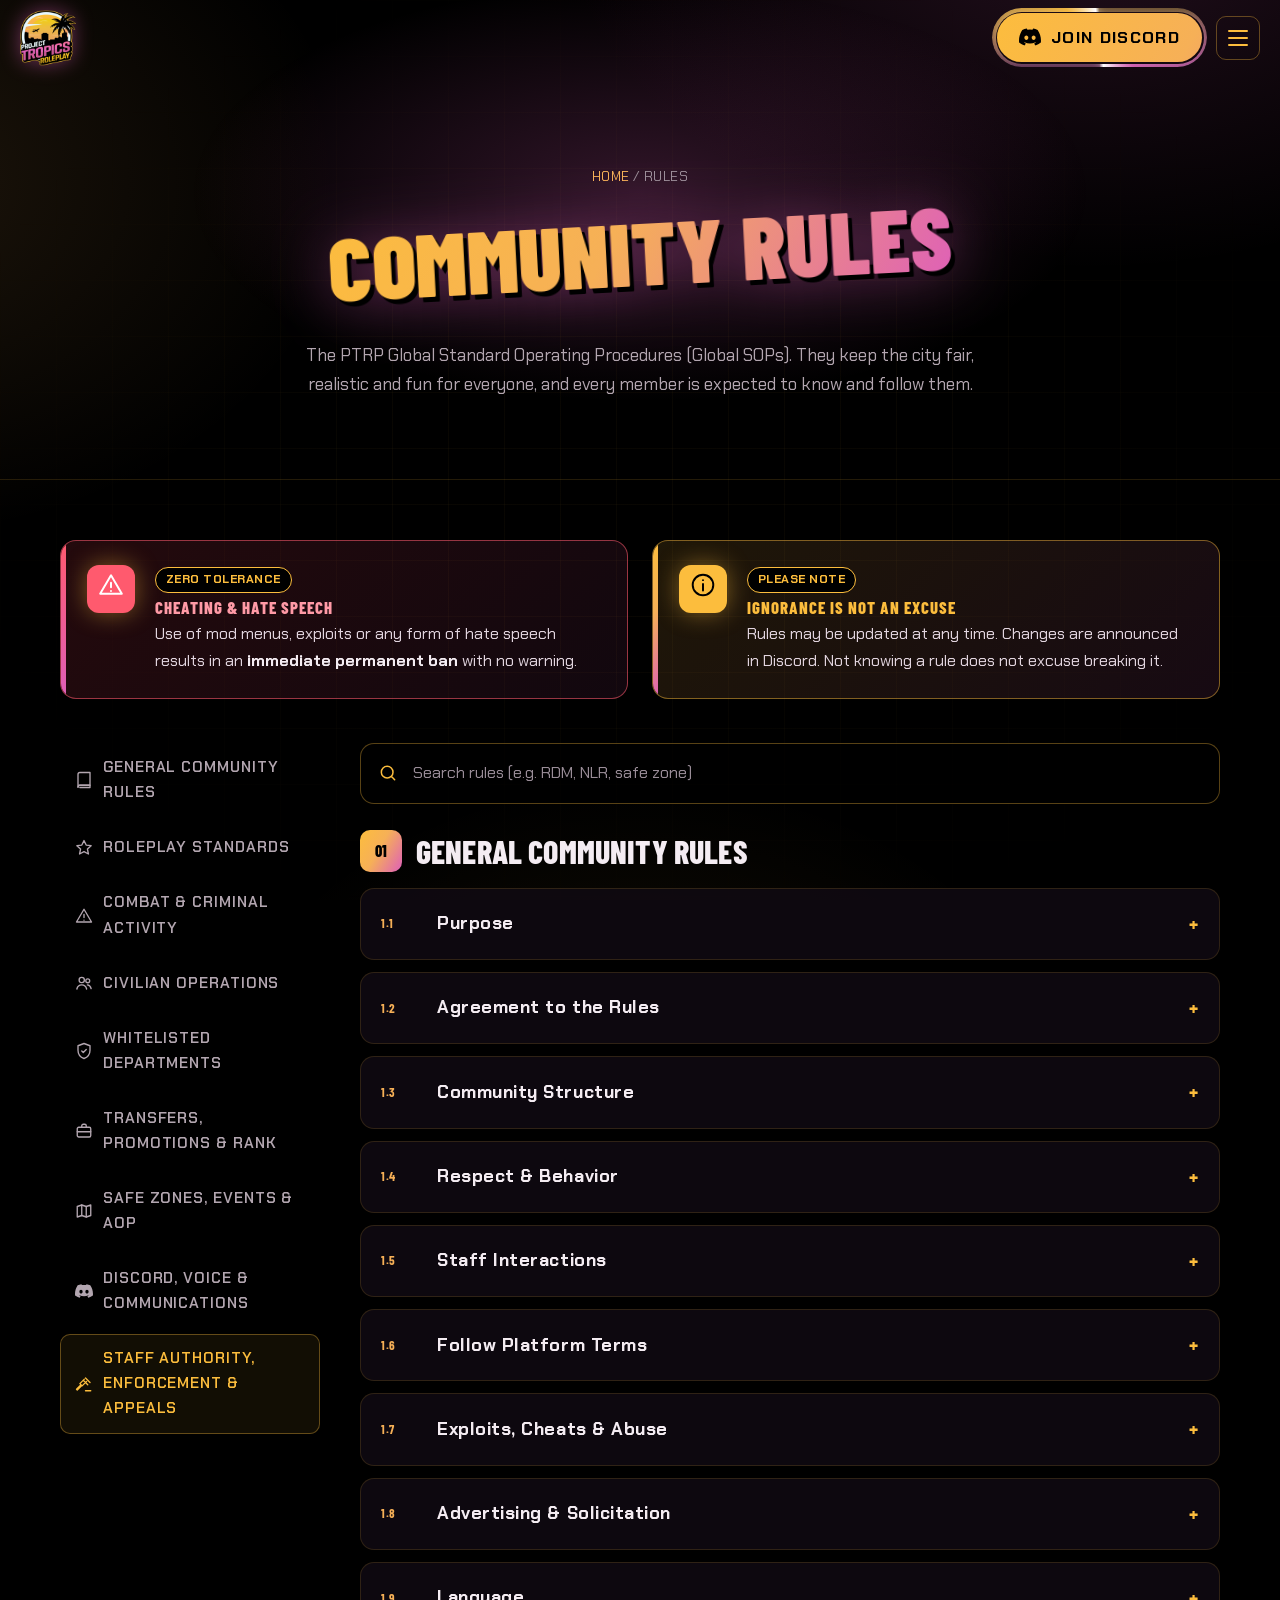
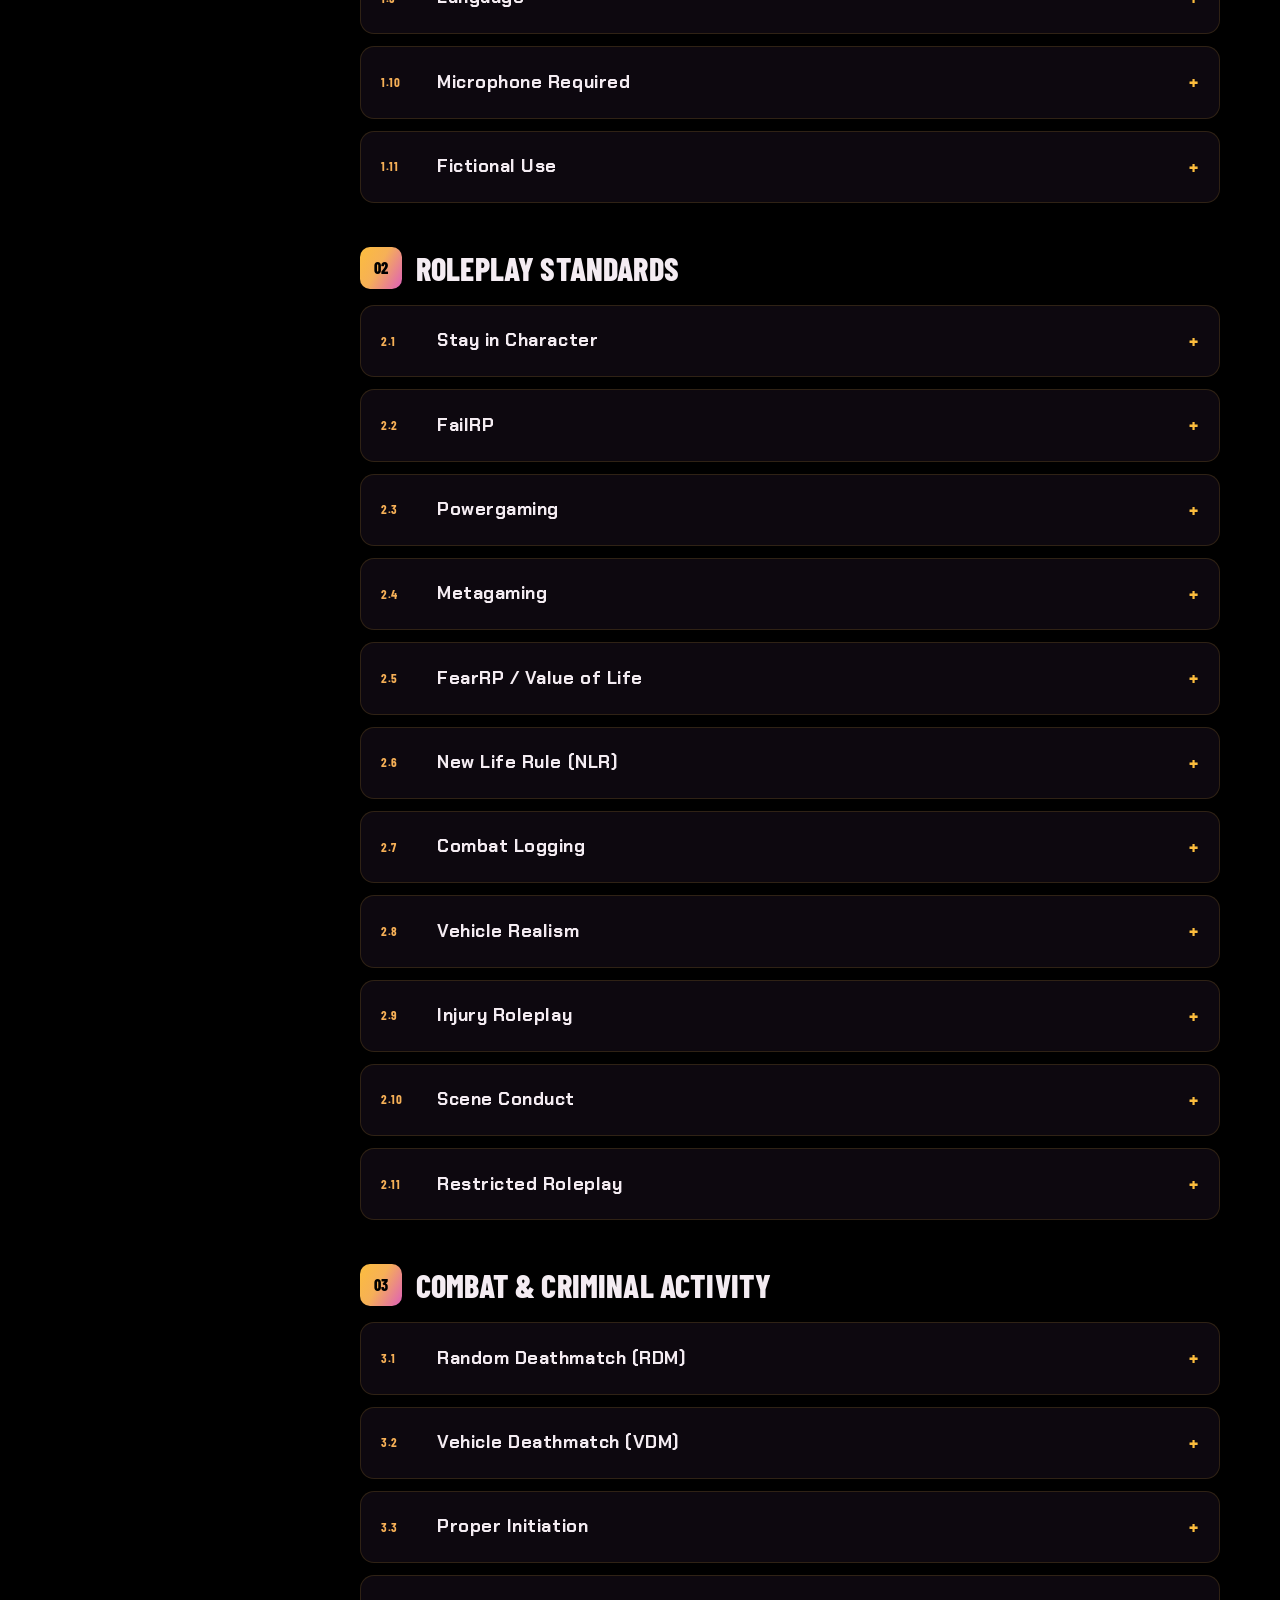
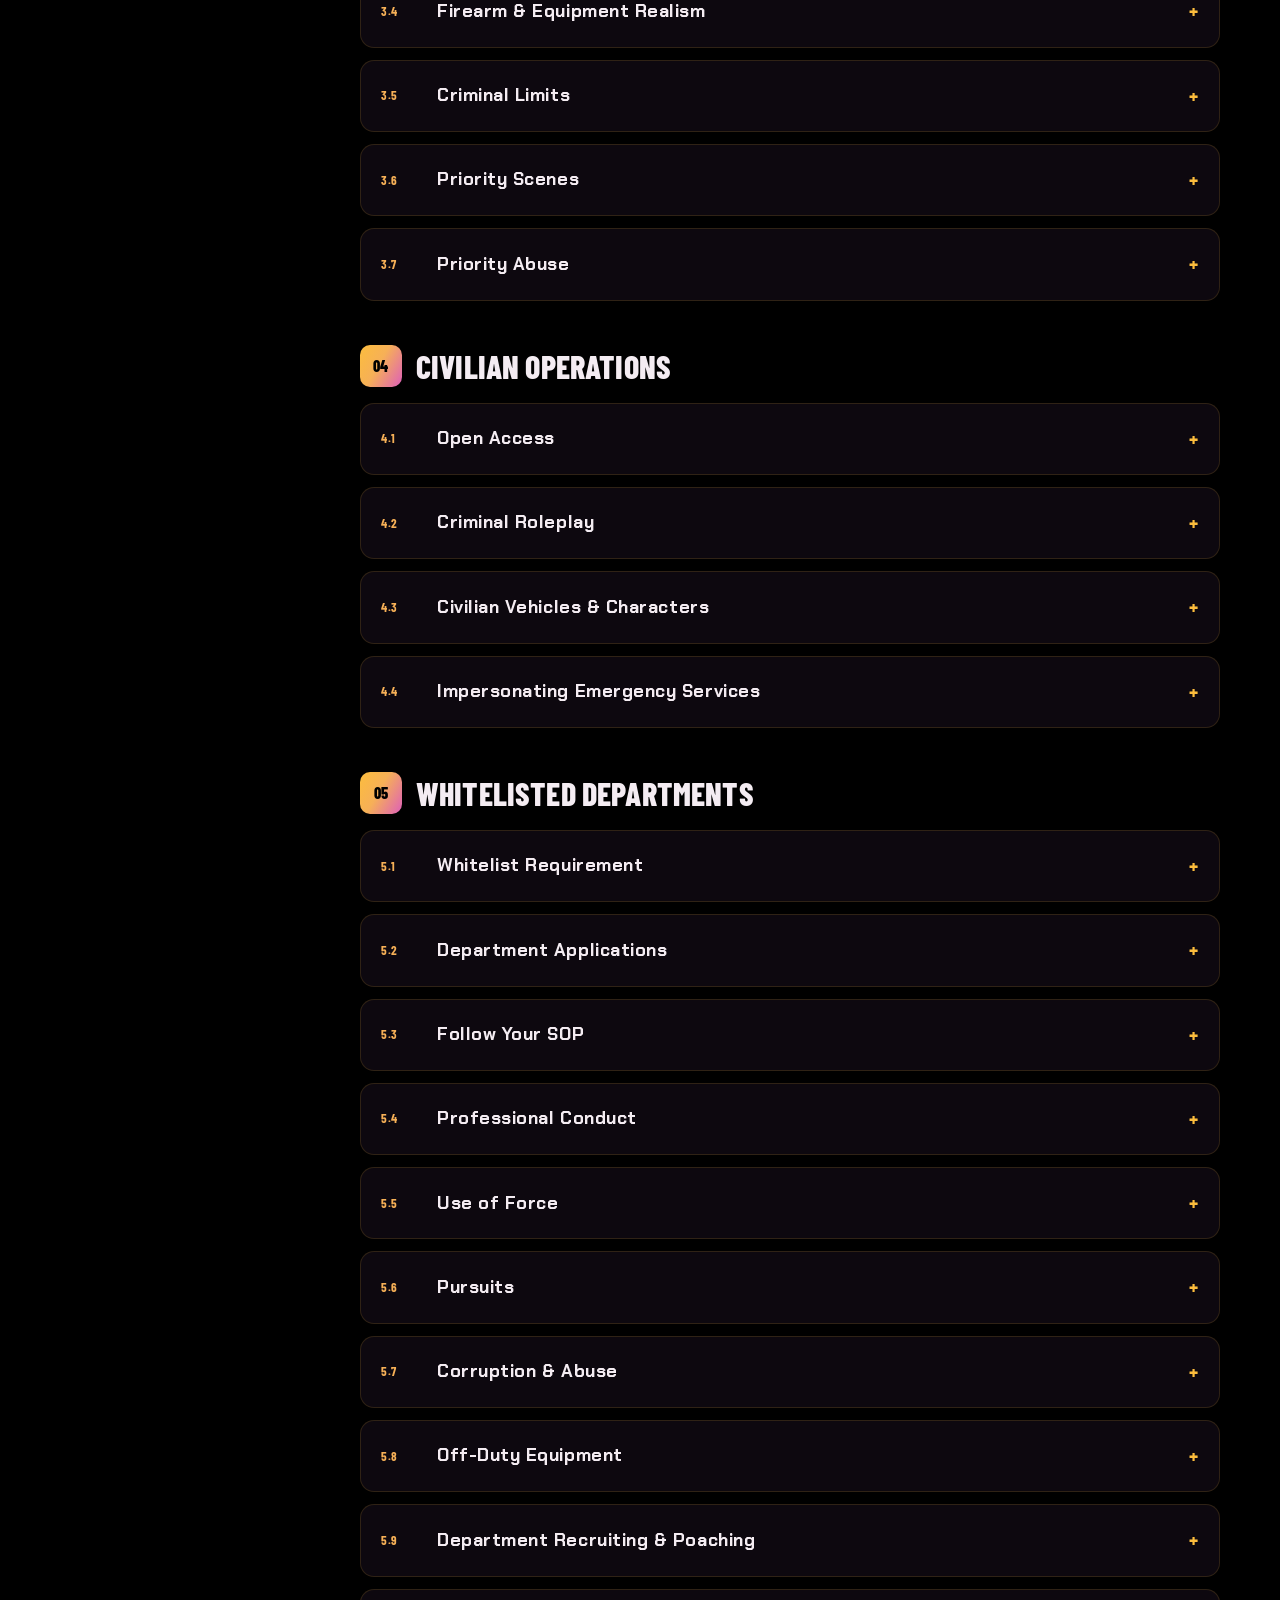
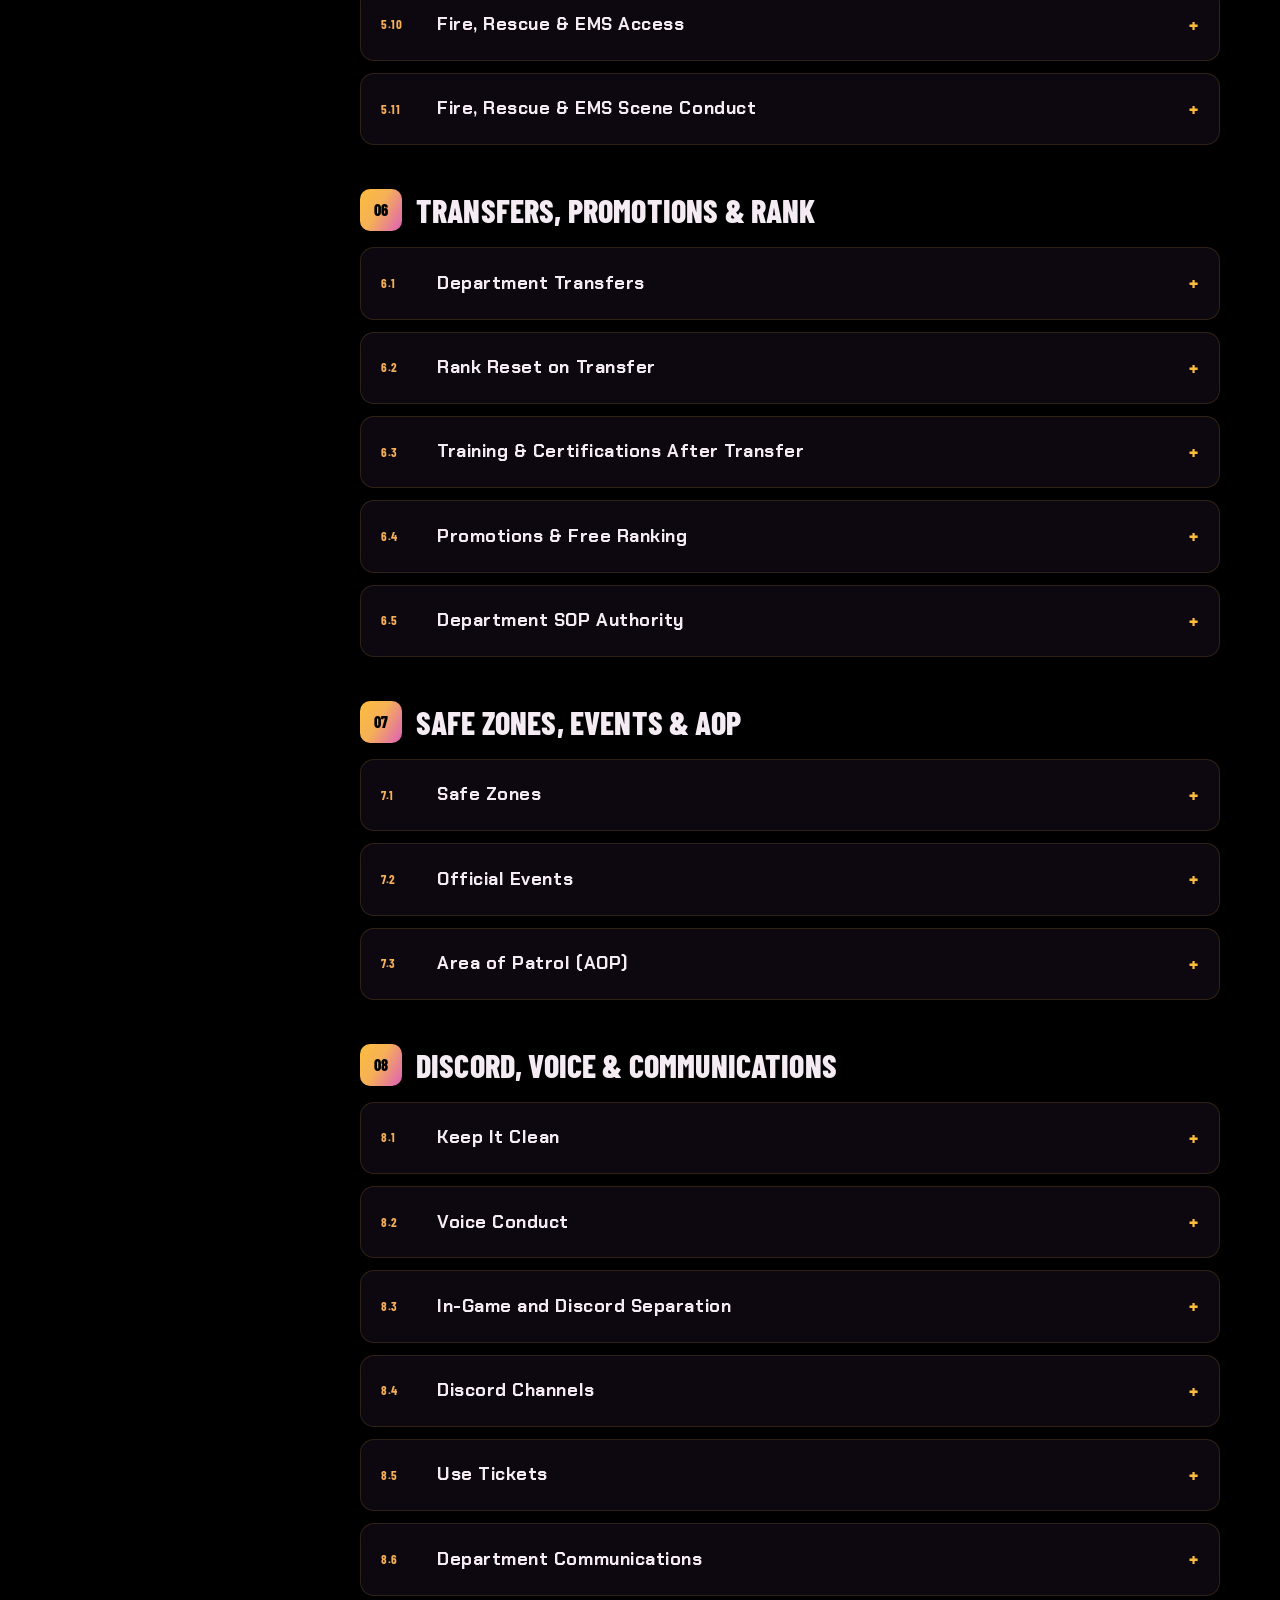
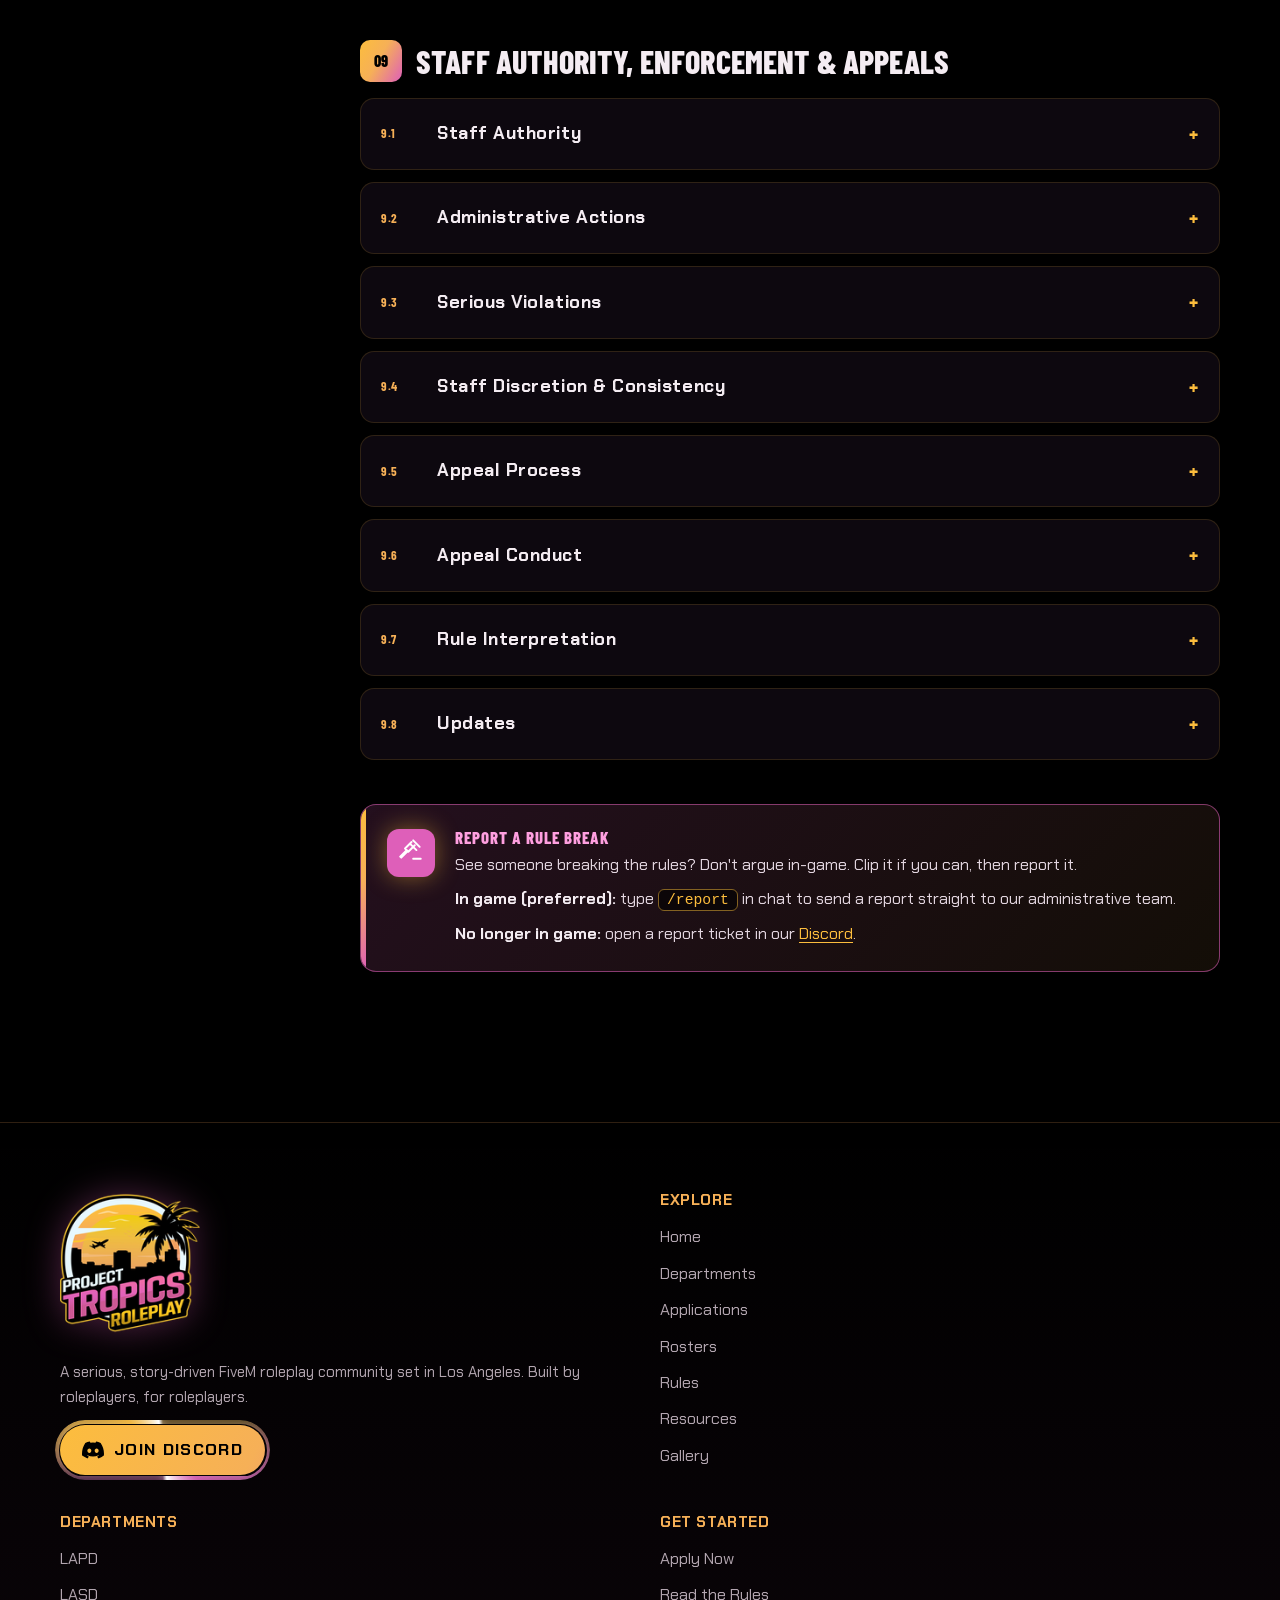
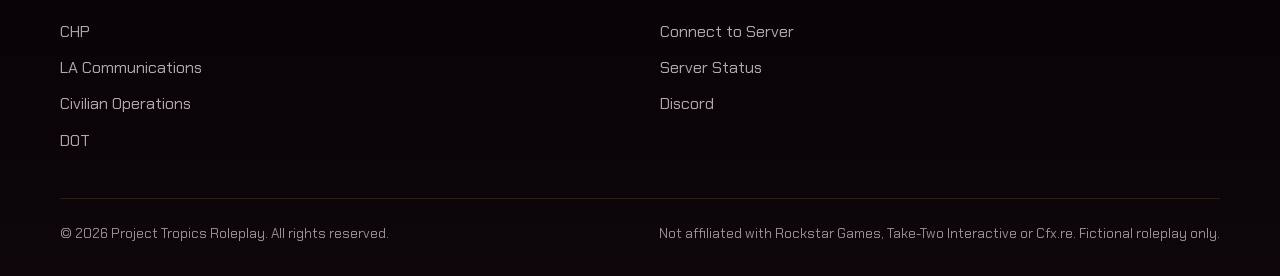
<file: rules.html>
<!DOCTYPE html>
<html lang="en" class="no-js">
<head>
  <meta charset="UTF-8">
  <meta name="viewport" content="width=device-width, initial-scale=1">
  <title>Community Rules | Project Tropics Roleplay</title>
  <meta name="description" content="Project Tropics Roleplay Global SOPs: community conduct, roleplay standards, combat, civilian operations, whitelisted departments, transfers, safe zones, communications and enforcement.">
  <meta name="theme-color" content="#000000">
  <link rel="icon" href="assets/img/favicon.png" type="image/png">
  <link rel="apple-touch-icon" href="assets/img/apple-touch-icon.png">
  <link rel="preconnect" href="https://fonts.googleapis.com">
  <link rel="preconnect" href="https://fonts.gstatic.com" crossorigin>
  <link href="https://fonts.googleapis.com/css2?family=Barlow+Condensed:ital,wght@0,700;0,800;0,900;1,800&family=Chakra+Petch:wght@400;500;600;700&display=swap" rel="stylesheet">
  <link rel="stylesheet" href="assets/css/style.css">
</head>
<body data-page="rules">
  <a class="skip-link" href="#main">Skip to content</a>
  <header id="site-header"></header>

  <main id="main">
    <section class="page-hero">
      <div class="container">
        <div class="breadcrumb"><a href="index.html">Home</a> / Rules</div>
        <h1>Community Rules</h1>
        <p>The PTRP Global Standard Operating Procedures (Global SOPs). They keep the city fair, realistic and fun for everyone, and every member is expected to know and follow them.</p>
      </div>
    </section>

    <section class="section" style="padding-top:60px">
      <div class="container">
        <div class="grid grid-2 reveal" style="margin-bottom:44px">
          <div class="highlight danger">
            <div class="highlight-icon"><i data-icon="alert"></i></div>
            <div>
              <span class="tag">Zero Tolerance</span>
              <h4>Cheating &amp; Hate Speech</h4>
              <p>Use of mod menus, exploits or any form of hate speech results in an <strong>immediate permanent ban</strong> with no warning.</p>
            </div>
          </div>
          <div class="highlight">
            <div class="highlight-icon"><i data-icon="info"></i></div>
            <div>
              <span class="tag">Please Note</span>
              <h4>Ignorance Is Not an Excuse</h4>
              <p>Rules may be updated at any time. Changes are announced in Discord. Not knowing a rule does not excuse breaking it.</p>
            </div>
          </div>
        </div>

        <div class="rules-layout">
          <aside class="rules-aside" aria-label="Rule sections"><a href="#general"><i data-icon="book" style="width:18px;height:18px;display:inline-grid"></i>General Community Rules</a><a href="#roleplay"><i data-icon="star" style="width:18px;height:18px;display:inline-grid"></i>Roleplay Standards</a><a href="#combat"><i data-icon="alert" style="width:18px;height:18px;display:inline-grid"></i>Combat &amp; Criminal Activity</a><a href="#civilian"><i data-icon="users" style="width:18px;height:18px;display:inline-grid"></i>Civilian Operations</a><a href="#departments"><i data-icon="shield" style="width:18px;height:18px;display:inline-grid"></i>Whitelisted Departments</a><a href="#transfers"><i data-icon="briefcase" style="width:18px;height:18px;display:inline-grid"></i>Transfers, Promotions &amp; Rank</a><a href="#zones"><i data-icon="map" style="width:18px;height:18px;display:inline-grid"></i>Safe Zones, Events &amp; AOP</a><a href="#discord"><i data-icon="discord" style="width:18px;height:18px;display:inline-grid"></i>Discord, Voice &amp; Communications</a><a href="#enforcement"><i data-icon="gavel" style="width:18px;height:18px;display:inline-grid"></i>Staff Authority, Enforcement &amp; Appeals</a></aside>
          <div>
            <div class="search-box">
              <i data-icon="search"></i>
              <input id="rule-search" type="search" placeholder="Search rules (e.g. RDM, NLR, safe zone)" aria-label="Search rules">
            </div>
            
          <div class="rule-group" id="general">
            <h2><span class="num">01</span>General Community Rules</h2>
            <details class="rule"><summary><span class="rid">1.1</span>Purpose</summary><div class="rule-body"><p>These Global Standard Operating Procedures set the community-wide rules for Project Tropics Roleplay (PTRP). They apply to every member who plays on the FiveM server, uses PTRP Discord spaces, or represents the community in any way.</p><p>PTRP is an emergency-services-focused community built around realistic, well-structured roleplay. Civilian roleplay is open to everyone. Whitelisted departments are open only to members who have been approved and trained.</p></div></details><details class="rule"><summary><span class="rid">1.2</span>Agreement to the Rules</summary><div class="rule-body"><p>By taking part in PTRP, you agree to follow these rules, reasonable staff direction, any department policy that applies to you, and the spirit in which the rules are written. Hunting for loopholes or technicalities is not acceptable.</p><p>Not having read a published rule does not excuse breaking it.</p></div></details><details class="rule"><summary><span class="rid">1.3</span>Community Structure</summary><div class="rule-body"><p>PTRP keeps community-wide rules separate from department SOPs. These Global SOPs apply to everyone. Each department may add its own policies covering training, pursuits, radio procedure, uniforms, equipment, and chain of command, as long as nothing in them conflicts with these Global SOPs.</p></div></details><details class="rule"><summary><span class="rid">1.4</span>Respect &amp; Behavior</summary><div class="rule-body"><p>Treat other members with basic respect. Harassment, targeted bullying, hate speech, discrimination, threats, doxxing, repeated personal attacks, and deliberately disruptive toxicity are all prohibited.</p><p>Keep disagreements about the issue itself. Do not let in-character conflict become a real personal feud.</p></div></details><details class="rule"><summary><span class="rid">1.5</span>Staff Interactions</summary><div class="rule-body"><p>When staff are handling a situation, follow their instructions and let them work. Do not interfere with an investigation, dodge moderation, or argue publicly about an active punishment.</p><p>If you disagree with a staff decision, use the ticket or appeal process.</p></div></details><details class="rule"><summary><span class="rid">1.6</span>Follow Platform Terms</summary><div class="rule-body"><p>All members must follow the Discord Terms of Service and the Cfx.re / FiveM Terms of Service.</p></div></details><details class="rule"><summary><span class="rid">1.7</span>Exploits, Cheats &amp; Abuse</summary><div class="rule-body"><p>Cheats, mod menus, unauthorized injectors, duplication exploits, script abuse, animation abuse, and knowingly using a bug for advantage are prohibited.</p><p>If you find a serious exploit, report it to staff. Do not demonstrate it or share it with others.</p></div></details><details class="rule"><summary><span class="rid">1.8</span>Advertising &amp; Solicitation</summary><div class="rule-body"><p>Advertising other FiveM communities, Discord servers, paid services, or competing communities without authorization is prohibited. Members may not stream or screen share another FiveM or roleplay server in PTRP voice channels, tickets, or other community spaces.</p><p>Casual conversation about other communities is not automatically advertising. Recruiting PTRP members away, repeatedly promoting another community, or showing another server by screen share is.</p></div></details><details class="rule"><summary><span class="rid">1.9</span>Language</summary><div class="rule-body"><p>English must be used in voice and text so everyone can participate in the roleplay.</p></div></details><details class="rule"><summary><span class="rid">1.10</span>Microphone Required</summary><div class="rule-body"><p>A working, clear microphone is required. Voice changers are not allowed.</p></div></details><details class="rule"><summary><span class="rid">1.11</span>Fictional Use</summary><div class="rule-body"><p>PTRP is a fictional roleplay community operating within Grand Theft Auto V and FiveM. These procedures are for game and community use only and are not real-world legal, law enforcement, medical, or emergency-services guidance.</p></div></details>
          </div>
          <div class="rule-group" id="roleplay">
            <h2><span class="num">02</span>Roleplay Standards</h2>
            <details class="rule"><summary><span class="rid">2.1</span>Stay in Character</summary><div class="rule-body"><p>Remain in character at all times while in the city. Out-of-character (OOC) talk should be kept to a minimum and only used when necessary.</p></div></details><details class="rule"><summary><span class="rid">2.2</span>FailRP</summary><div class="rule-body"><p>FailRP is behavior that is clearly unrealistic, breaks immersion, or does not fit the circumstances of the scene. Examples include ignoring serious injuries, using vehicles in impossible ways, recovering instantly from major trauma, or refusing to engage with obvious consequences.</p></div></details><details class="rule"><summary><span class="rid">2.3</span>Powergaming</summary><div class="rule-body"><p>Do not force an outcome onto another player without giving them a fair chance to respond. Your roleplay should leave room for others to react unless game mechanics clearly decide the result.</p></div></details><details class="rule"><summary><span class="rid">2.4</span>Metagaming</summary><div class="rule-body"><p>Do not use out-of-character information to gain an in-character advantage. This includes stream sniping, acting on information from unrelated Discord conversations, and receiving live scene details from someone your character is not legitimately talking to.</p></div></details><details class="rule"><summary><span class="rid">2.5</span>FearRP / Value of Life</summary><div class="rule-body"><p>Characters must value their lives. Being outnumbered or held at gunpoint should change how your character behaves. FearRP does not mean automatic surrender every time, but acting as if serious danger does not exist is FailRP.</p></div></details><details class="rule"><summary><span class="rid">2.6</span>New Life Rule (NLR)</summary><div class="rule-body"><p>After your character dies and respawns, you may not return to the same active scene, seek revenge, or act on detailed knowledge of what led to your death. Staff may set or adjust an NLR period when a scene calls for it.</p></div></details><details class="rule"><summary><span class="rid">2.7</span>Combat Logging</summary><div class="rule-body"><p>Leaving the server to avoid arrest, a roleplay consequence, death, staff action, or an active scene is prohibited. If you disconnect unexpectedly, make a reasonable effort to return or tell the people involved or staff.</p></div></details><details class="rule"><summary><span class="rid">2.8</span>Vehicle Realism</summary><div class="rule-body"><p>Drive within reasonable real-world limits for the vehicle and situation. Stunt driving, unrealistic jumps, taking ordinary vehicles over extreme terrain, and treating serious crashes as meaningless are FailRP.</p></div></details><details class="rule"><summary><span class="rid">2.9</span>Injury Roleplay</summary><div class="rule-body"><p>Serious crashes, shootings, falls, assaults, and other major injuries must have reasonable roleplay consequences that match their severity and location. You do not need to simulate medical detail, but you must not ignore the injury.</p></div></details><details class="rule"><summary><span class="rid">2.10</span>Scene Conduct</summary><div class="rule-body"><p>Do not crowd into, hijack, or insert yourself into active scenes without a legitimate roleplay reason. Do not go looking for scenes only to get clips, gunfights, pursuits, or attention.</p></div></details><details class="rule"><summary><span class="rid">2.11</span>Restricted Roleplay</summary><div class="rule-body"><p>Sexual roleplay, explicit sexual content, torture-focused roleplay, suicide or self-harm roleplay, and terrorism or extremism roleplay are prohibited unless PTRP Ownership has published a narrower, approved policy for a specific scenario. Do not introduce restricted themes as a surprise in ordinary scenes.</p></div></details>
          </div>
          <div class="rule-group" id="combat">
            <h2><span class="num">03</span>Combat &amp; Criminal Activity</h2>
            <details class="rule"><summary><span class="rid">3.1</span>Random Deathmatch (RDM)</summary><div class="rule-body"><p>Attacking, injuring, or killing another player without a legitimate roleplay reason or real roleplay interaction beforehand is prohibited. Every use of force needs enough context that the other player can understand why it is happening.</p></div></details><details class="rule"><summary><span class="rid">3.2</span>Vehicle Deathmatch (VDM)</summary><div class="rule-body"><p>Using a vehicle as a weapon without a legitimate, realistic reason is prohibited. Deliberately running people over, repeatedly ramming vehicles, or using a vehicle to kill with no valid scene reason may be treated as VDM.</p></div></details><details class="rule"><summary><span class="rid">3.3</span>Proper Initiation</summary><div class="rule-body"><p>Before any hostile action, you must clearly initiate through voice or text roleplay and give the other party a reasonable chance to respond.</p></div></details><details class="rule"><summary><span class="rid">3.4</span>Firearm &amp; Equipment Realism</summary><div class="rule-body"><p>Large weapons and equipment must be obtained and carried realistically. Rifles, shotguns, shields, breaching tools, and similar items should not appear out of nowhere. Use weapons in a way that fits the scene, and do not turn a minor disagreement into an instant shootout without believable escalation.</p></div></details><details class="rule"><summary><span class="rid">3.5</span>Criminal Limits</summary><div class="rule-body"><p>Major crimes (bank robberies, jewelry stores, etc.) require a minimum number of on-duty law enforcement.</p></div></details><details class="rule"><summary><span class="rid">3.6</span>Priority Scenes</summary><div class="rule-body"><p>Priority scenes are major incidents that need focused emergency-service attention, such as shootings, hostage situations, major robberies, and large manhunts. Members must follow the active priority system and any cooldown the server displays.</p></div></details><details class="rule"><summary><span class="rid">3.7</span>Priority Abuse</summary><div class="rule-body"><p>Do not chain major violent scenes back to back, interrupt another active priority, ignore cooldowns, or escalate a minor situation just to create a priority.</p></div></details>
          </div>
          <div class="rule-group" id="civilian">
            <h2><span class="num">04</span>Civilian Operations</h2>
            <details class="rule"><summary><span class="rid">4.1</span>Open Access</summary><div class="rule-body"><p>Civilian roleplay is open to everyone. You do not need to join a department to take part, subject to PTRP age and access requirements and community rules.</p><p>Open access is not unrestricted roleplay. Civilians are held to the same standards of conduct, realism, priority, and scene quality as every other member.</p></div></details><details class="rule"><summary><span class="rid">4.2</span>Criminal Roleplay</summary><div class="rule-body"><p>Criminal roleplay should be story-driven and believable. Avoid nonstop violent crime, repeated cop-baiting, robbery spam, forcing pursuits, and treating every police interaction as a reason to run or shoot.</p></div></details><details class="rule"><summary><span class="rid">4.3</span>Civilian Vehicles &amp; Characters</summary><div class="rule-body"><p>Civilian vehicles and characters must fit PTRP's intended level of realism. Staff may stop or remove meme vehicles, immersion-breaking liveries, troll characters, and unrealistic vehicle setups that disrupt roleplay.</p></div></details><details class="rule"><summary><span class="rid">4.4</span>Impersonating Emergency Services</summary><div class="rule-body"><p>Civilians may not present themselves as an on-duty PTRP law enforcement officer, firefighter, EMS member, or other whitelisted public-safety member unless they are authorized for that role. Civilian characters may portray lawful private-sector or fictional roles as long as they do not falsely claim whitelisted department authority.</p></div></details>
          </div>
          <div class="rule-group" id="departments">
            <h2><span class="num">05</span>Whitelisted Departments</h2>
            <details class="rule"><summary><span class="rid">5.1</span>Whitelist Requirement</summary><div class="rule-body"><p>All PTRP public-safety departments are whitelisted. You must be accepted, trained, and authorized by the department before going on duty as a member of it.</p><p>Owning a uniform, vehicle, callsign, or EUP item does not give you department membership or authority.</p></div></details><details class="rule"><summary><span class="rid">5.2</span>Department Applications</summary><div class="rule-body"><p>New applicants must use the department's official <a href="applications.html">application</a> and onboarding process, unless they qualify for an approved transfer under <a href="#transfers">Transfers, Promotions &amp; Rank</a>.</p></div></details><details class="rule"><summary><span class="rid">5.3</span>Follow Your SOP</summary><div class="rule-body"><p>All LAPD, LASD and CHP members must follow their department Standard Operating Procedures while on duty.</p></div></details><details class="rule"><summary><span class="rid">5.4</span>Professional Conduct</summary><div class="rule-body"><p>Department members must act professionally while on duty, follow proper roleplay procedure, and avoid abusing department tools, weapons, vehicles, permissions, or authority.</p></div></details><details class="rule"><summary><span class="rid">5.5</span>Use of Force</summary><div class="rule-body"><p>Force must be reasonably tied to the threat presented in the scene. Excessive, punitive, or clearly unrealistic force is prohibited. Department use-of-force policies may be stricter than this rule.</p></div></details><details class="rule"><summary><span class="rid">5.6</span>Pursuits</summary><div class="rule-body"><p>Pursuits must balance realism, public safety, and the seriousness of the offense. Supervisors may end unsafe or unrealistic pursuits. Each department's SOP may set unit limits, intervention techniques, and pursuit tactics.</p></div></details><details class="rule"><summary><span class="rid">5.7</span>Corruption &amp; Abuse</summary><div class="rule-body"><p>Unauthorized corruption, evidence planting, knowingly false arrests, personal targeting, and misuse of police powers are prohibited. Any corruption storyline must have explicit approval from the appropriate PTRP authority before it begins.</p></div></details><details class="rule"><summary><span class="rid">5.8</span>Off-Duty Equipment</summary><div class="rule-body"><p>Department vehicles, weapons and uniforms may not be used while off duty.</p></div></details><details class="rule"><summary><span class="rid">5.9</span>Department Recruiting &amp; Poaching</summary><div class="rule-body"><p><strong>Zero-tolerance policy.</strong> Departments and their members may not recruit behind the scenes, pressure, or poach members from another PTRP department. Anyone who tries to pull members out of another department through unofficial recruiting or similar conduct may be permanently removed from PTRP departments.</p></div></details><details class="rule"><summary><span class="rid">5.10</span>Fire, Rescue &amp; EMS Access</summary><div class="rule-body"><p>Only authorized members may represent a whitelisted fire, rescue, or EMS department while on duty. When that department is not staffed, civilians and law enforcement should handle medical outcomes reasonably within available server mechanics.</p></div></details><details class="rule"><summary><span class="rid">5.11</span>Fire, Rescue &amp; EMS Scene Conduct</summary><div class="rule-body"><p>Fire, rescue, and EMS personnel must coordinate with law enforcement when a scene is unsafe, maintain reasonable scene safety, and deliver professional medical and fire roleplay.</p></div></details>
          </div>
          <div class="rule-group" id="transfers">
            <h2><span class="num">06</span>Transfers, Promotions &amp; Rank</h2>
            <details class="rule"><summary><span class="rid">6.1</span>Department Transfers</summary><div class="rule-body"><p>A member in good standing may request a transfer from one PTRP department to another. An approved transfer takes the place of a brand-new application unless the receiving department or PTRP Management requires one for a specific reason.</p><p>Transfers are not automatic. The receiving department may review disciplinary history, activity, training status, qualifications, and current staffing before accepting.</p></div></details><details class="rule"><summary><span class="rid">6.2</span>Rank Reset on Transfer</summary><div class="rule-body"><p>All transfers start at the bottom of the receiving department's rank structure. A previous PTRP rank, command role, certification, staff position, friendship, donation status, or rank from another community does not entitle anyone to an equal or higher rank in the new department.</p><p>For example, a Lieutenant who transfers does not arrive as a Lieutenant. They start at the entry rank and earn advancement through the new department.</p></div></details><details class="rule"><summary><span class="rid">6.3</span>Training &amp; Certifications After Transfer</summary><div class="rule-body"><p>A receiving department may recognize prior experience to speed up training, but it is not required to honor certifications, supervisor status, specialty assignments, or command qualifications. Department leadership decides what must be retrained or recertified.</p></div></details><details class="rule"><summary><span class="rid">6.4</span>Promotions &amp; Free Ranking</summary><div class="rule-body"><p>Ranks must be earned through the receiving department's established process. Free ranking, favoritism, and handing out command positions because of a member's prior rank, staff role, friendship, relationship, donation, or outside-community status is prohibited.</p><p>PTRP Ownership may make organizational appointments when needed to establish or rebuild a department. These are administrative exceptions, not transfer privileges.</p></div></details><details class="rule"><summary><span class="rid">6.5</span>Department SOP Authority</summary><div class="rule-body"><p>Department leadership controls internal training, promotions, certifications, subdivisions, scheduling, and operational policy within the limits of PTRP rules. No department policy may override these Global SOPs.</p></div></details>
          </div>
          <div class="rule-group" id="zones">
            <h2><span class="num">07</span>Safe Zones, Events &amp; AOP</h2>
            <details class="rule"><summary><span class="rid">7.1</span>Safe Zones</summary><div class="rule-body"><p>Staff may designate spawn areas, training locations, official event areas, and other places as temporary or permanent safe zones. Unless an event says otherwise, hostile actions, theft, trolling, and violence are prohibited inside an active safe zone.</p></div></details><details class="rule"><summary><span class="rid">7.2</span>Official Events</summary><div class="rule-body"><p>Follow all event-specific instructions. Deliberately disrupting memorials, ceremonies, trainings, community events, or staff-run scenes may lead to heavier punishment depending on severity and intent.</p></div></details><details class="rule"><summary><span class="rid">7.3</span>Area of Patrol (AOP)</summary><div class="rule-body"><p>When an AOP is active, keep your main roleplay inside the announced area unless a scene naturally carries you outside it or staff authorize otherwise. Only authorized staff may make an official AOP change.</p></div></details>
          </div>
          <div class="rule-group" id="discord">
            <h2><span class="num">08</span>Discord, Voice &amp; Communications</h2>
            <details class="rule"><summary><span class="rid">8.1</span>Keep It Clean</summary><div class="rule-body"><p>No NSFW, gore or offensive content anywhere on the Discord server.</p></div></details><details class="rule"><summary><span class="rid">8.2</span>Voice Conduct</summary><div class="rule-body"><p>Keep your voice communication clear and reasonably controlled. Mic spam, loud noise, soundboard abuse, deliberate voice disruption, and screaming meant to annoy others are prohibited.</p></div></details><details class="rule"><summary><span class="rid">8.3</span>In-Game and Discord Separation</summary><div class="rule-body"><p>Do not use Discord voice to get around in-game radio or proximity systems during active roleplay. If you are in a Discord voice channel while playing, do not relay in-game conversations through it in a way that creates metagaming.</p></div></details><details class="rule"><summary><span class="rid">8.4</span>Discord Channels</summary><div class="rule-body"><p>Use each channel for its intended purpose. Do not spam mentions, abuse the ticket system, flood channels, impersonate staff, or stir up community drama.</p></div></details><details class="rule"><summary><span class="rid">8.5</span>Use Tickets</summary><div class="rule-body"><p>Never DM staff with reports, appeals or support requests. Report rule breaks in game with <code class="cmd">/report</code>, or open a ticket in Discord if you are no longer in game. Appeals and support requests go through the Discord ticket system.</p></div></details><details class="rule"><summary><span class="rid">8.6</span>Department Communications</summary><div class="rule-body"><p>Department radios and official department channels should stay professional enough to support active operations. Department leadership may set additional radio and communication standards.</p></div></details>
          </div>
          <div class="rule-group" id="enforcement">
            <h2><span class="num">09</span>Staff Authority, Enforcement &amp; Appeals</h2>
            <details class="rule"><summary><span class="rid">9.1</span>Staff Authority</summary><div class="rule-body"><p>Staff may step in whenever conduct harms roleplay, community safety, server stability, or fair play, even if the exact behavior is not listed here. Staff will apply the closest applicable rule and consider context.</p></div></details><details class="rule"><summary><span class="rid">9.2</span>Administrative Actions</summary><div class="rule-body"><p>Possible actions include verbal direction, warnings, kicks, temporary bans, permanent bans, department discipline referrals, whitelist removal, and other reasonable restrictions.</p><p>Punishment depends on severity, intent, prior history, impact, cooperation, and whether the conduct was repeated. PTRP does not promise a fixed punishment ladder for every violation.</p></div></details><details class="rule"><summary><span class="rid">9.3</span>Serious Violations</summary><div class="rule-body"><p>Cheating, malicious exploitation, doxxing, credible threats, severe harassment, ban evasion, and deliberate attacks on PTRP infrastructure may result in immediate permanent removal.</p></div></details><details class="rule"><summary><span class="rid">9.4</span>Staff Discretion &amp; Consistency</summary><div class="rule-body"><p>Decisions made by staff during an active situation must be followed and may be reviewed afterward through the appeal process. Staff are also bound by PTRP rules and may be reviewed for misuse of authority.</p></div></details><details class="rule"><summary><span class="rid">9.5</span>Appeal Process</summary><div class="rule-body"><p>Members may appeal eligible punishments through the official PTRP support or appeal system. An appeal should explain what happened, identify the action being appealed, and include relevant evidence where available.</p></div></details><details class="rule"><summary><span class="rid">9.6</span>Appeal Conduct</summary><div class="rule-body"><p>Appeals must be truthful and respectful. Fabricated evidence, harassment, spam appeals, and attempts to pressure staff may lead to denial or further administrative action.</p></div></details><details class="rule"><summary><span class="rid">9.7</span>Rule Interpretation</summary><div class="rule-body"><p>These rules exist to protect realistic, fair, and enjoyable roleplay, not to create loopholes. Staff may interpret unclear situations according to the purpose of this document.</p></div></details><details class="rule"><summary><span class="rid">9.8</span>Updates</summary><div class="rule-body"><p>PTRP may revise these Global SOPs as the community grows. The current published version replaces all earlier PTRP global rule documents.</p></div></details>
          </div>

            <p class="no-results">No rules match your search.</p>
            <div class="highlight pink" style="margin-top:20px">
              <div class="highlight-icon"><i data-icon="gavel"></i></div>
              <div>
                <h4>Report a Rule Break</h4>
                <p>See someone breaking the rules? Don't argue in-game. Clip it if you can, then report it.</p>
                <p><strong>In game (preferred):</strong> type <code class="cmd">/report</code> in chat to send a report straight to our administrative team.</p>
                <p><strong>No longer in game:</strong> open a report ticket in our <a href="#" data-link="discord" target="_blank" rel="noopener">Discord</a>.</p>
              </div>
            </div>
          </div>
        </div>
      </div>
    </section>
  </main>

  <footer id="site-footer"></footer>
  <script src="assets/js/config.js"></script>
  <script src="assets/js/main.js"></script>
</body>
</html>
</file>
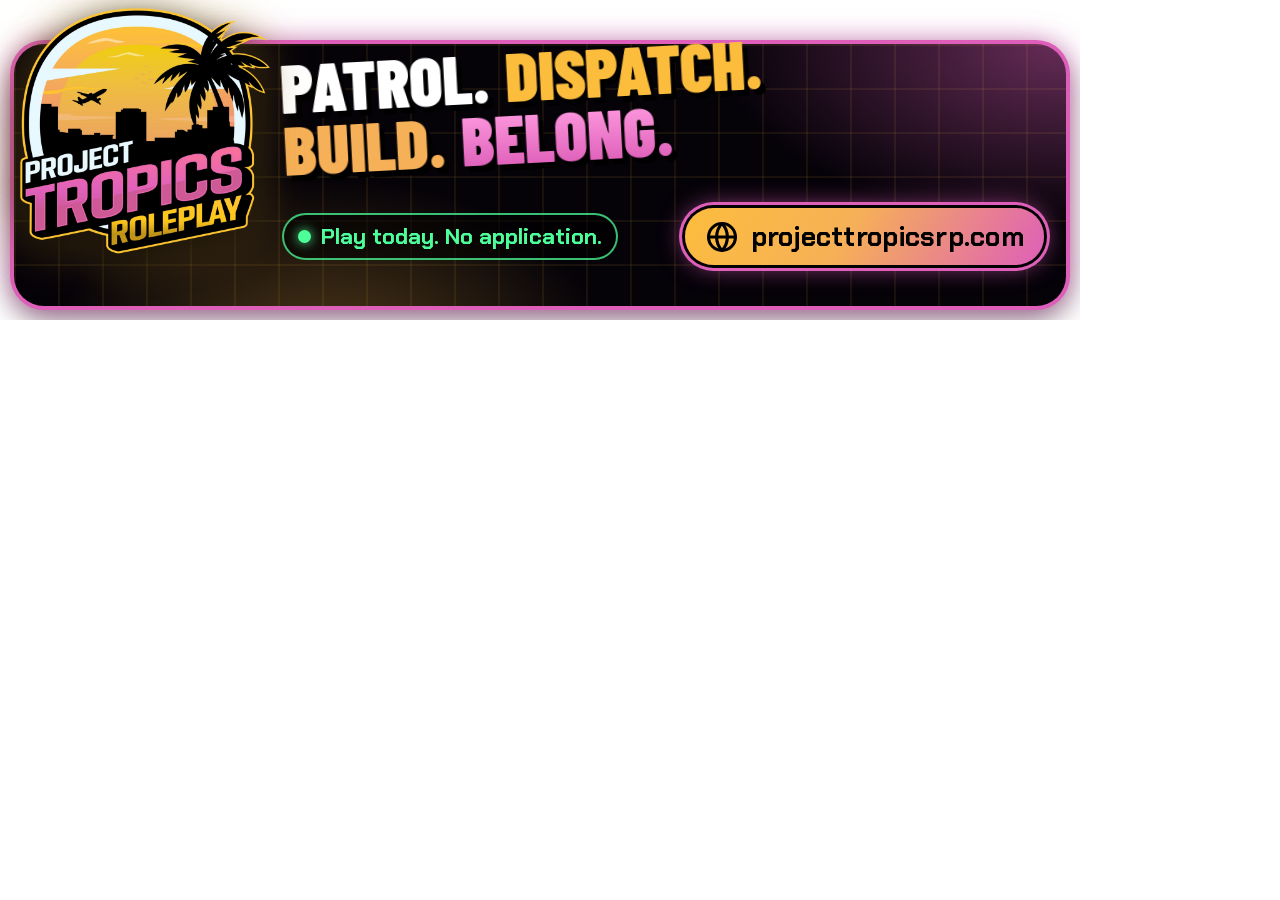
<file: assets/banners/tiktok-live/bold-type.html>
<!DOCTYPE html><html lang="en"><head><meta charset="UTF-8"><title>LIVE banner: Bold Type</title>
<link href="https://fonts.googleapis.com/css2?family=Barlow+Condensed:wght@800;900&family=Chakra+Petch:wght@500;600;700&display=swap" rel="stylesheet">
<style>
:root { --orange:#F6B057; --gold:#FCBD3D; --pink:#DE5FB9; --green:#4dff9a; }
* { box-sizing:border-box; margin:0; padding:0; }
html, body { width:1080px; height:320px; overflow:hidden; background:transparent; }
body { position:relative; font-family:"Chakra Petch", sans-serif; color:#fff; }
.display { font-family:"Barlow Condensed", sans-serif; font-weight:900; text-transform:uppercase; line-height:.88; }
/* The visible strip; everything outside it is transparent so gameplay shows through */
.strip { position:absolute; left:14px; right:14px; top:44px; bottom:14px; border-radius:30px; overflow:hidden;
  box-shadow: 0 0 0 4px var(--pink), 0 0 30px rgba(222,95,185,.75), 0 10px 30px rgba(0,0,0,.6); }
.logo { position:absolute; left:20px; top:6px; width:250px; z-index:5; filter: drop-shadow(0 8px 18px rgba(0,0,0,.75)) drop-shadow(0 0 22px rgba(252,189,61,.35)); }
.disc { display:inline-flex; align-items:center; gap:12px; padding:12px 24px; border-radius:999px;
  background:linear-gradient(120deg,var(--gold),var(--orange) 45%,var(--pink)); color:#000; font-weight:700; font-size:31px; letter-spacing:.01em;
  box-shadow:0 0 0 3px #000, 0 0 0 6px var(--pink), 0 0 26px rgba(222,95,185,.8); white-space:nowrap; }
.disc svg { width:38px; height:38px; }
.pill { display:inline-flex; align-items:center; gap:10px; padding:7px 18px; border-radius:999px; font-size:26px; font-weight:700; color:var(--green); background:rgba(0,0,0,.55); border:2px solid rgba(77,255,154,.75); white-space:nowrap; }
.dot { width:13px; height:13px; border-radius:50%; background:var(--green); box-shadow:0 0 12px var(--green); }
.url { font-size:24px; font-weight:600; color:var(--gold); white-space:nowrap; }

.strip { background: radial-gradient(500px 260px at 100% 0%, rgba(222,95,185,.45), transparent 70%), radial-gradient(400px 260px at 30% 120%, rgba(252,189,61,.3), transparent 70%), #050208; }
.strip::before { content:""; position:absolute; inset:0; background-image:linear-gradient(rgba(252,189,61,.08) 2px,transparent 2px),linear-gradient(90deg,rgba(252,189,61,.08) 2px,transparent 2px); background-size:44px 44px; }
.words { position:absolute; left:282px; top:58px; display:flex; flex-direction:column; gap:2px; font-size:68px; transform:rotate(-3deg); transform-origin:left; z-index:3; white-space:nowrap; }
.words > div { display:flex; gap:16px; }
.words span { filter: drop-shadow(5px 6px 0 #000); }
.w1 { color:#fff; } .w2 { color:var(--gold); } .w3 { color:var(--orange); }
.w4 { background:linear-gradient(180deg,#ff9be0,var(--pink)); -webkit-background-clip:text; background-clip:text; color:transparent; }
.row { position:absolute; left:282px; right:36px; top:208px; display:flex; align-items:center; justify-content:space-between; gap:20px; z-index:3; }
.row .pill { font-size:22px; padding:7px 14px; }
.tag { position:absolute; left:290px; top:232px; z-index:3; font-size:24px; font-weight:700; color:#fff; white-space:nowrap; }
.tag b { color:var(--gold); font-weight:600; }
.row .disc { font-size:27px; padding:11px 20px; } .row .disc svg { width:34px; height:34px; }
.row .t b { color:var(--green); }
</style></head><body>
<div class="strip"></div><img class="logo" src="../../img/logo.png" alt="">
<div class="words display"><div><span class="w1">Patrol.</span><span class="w2">Dispatch.</span></div><div><span class="w3">Build.</span><span class="w4">Belong.</span></div></div>
<div class="row"><div class="pill"><span class="dot"></span>Play today. No application.</div><div class="disc"><svg viewBox="0 0 24 24" fill="none" stroke="currentColor" stroke-width="2.2" stroke-linecap="round" stroke-linejoin="round"><circle cx="12" cy="12" r="9.5"/><path d="M2.5 12h19M12 2.5c2.5 2.6 3.8 5.8 3.8 9.5S14.5 18.9 12 21.5c-2.5-2.6-3.8-5.8-3.8-9.5S9.5 5.1 12 2.5z"/></svg>projecttropicsrp.com</div></div>
</body></html>
</file>
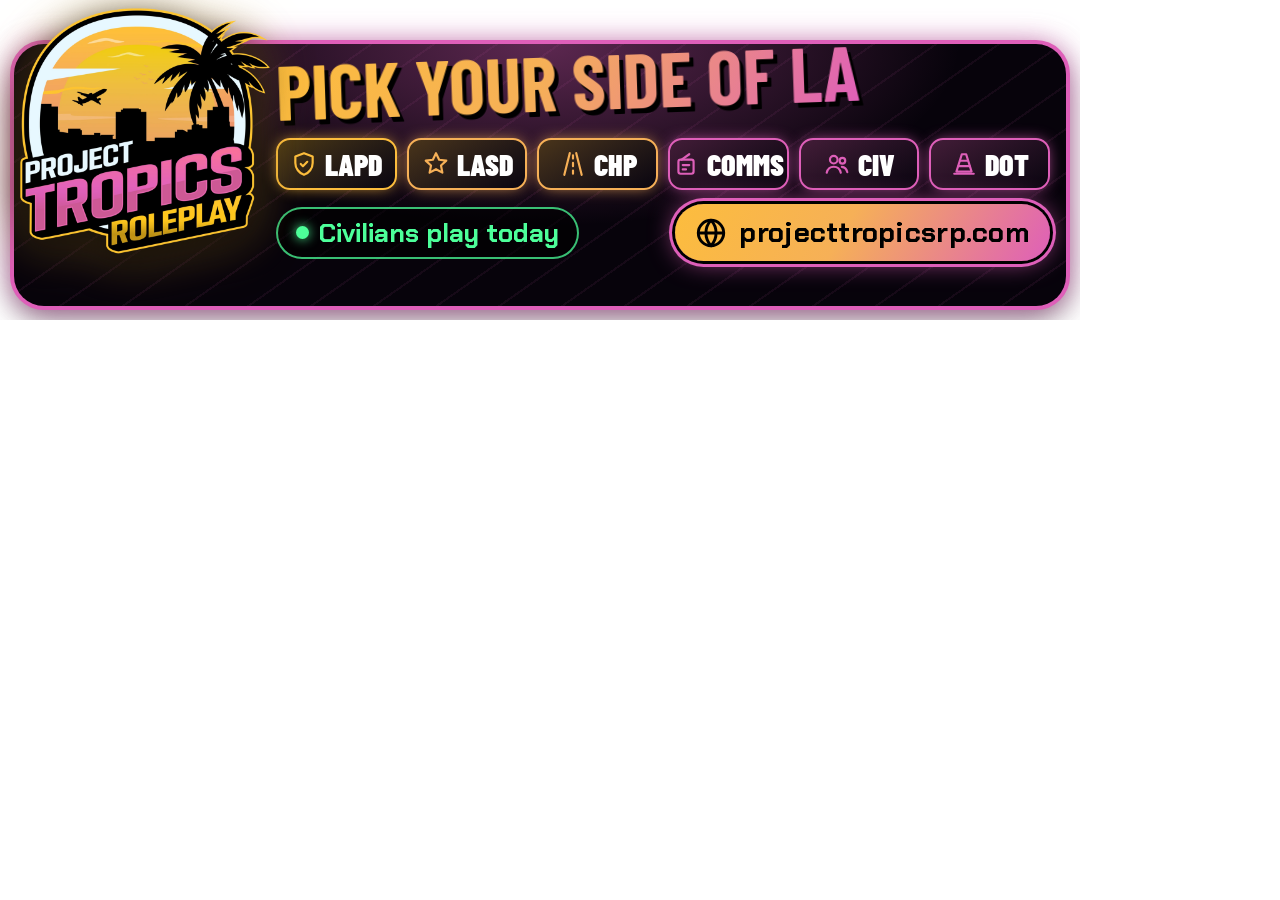
<file: assets/banners/tiktok-live/department-lineup.html>
<!DOCTYPE html><html lang="en"><head><meta charset="UTF-8"><title>LIVE banner: Department Lineup</title>
<link href="https://fonts.googleapis.com/css2?family=Barlow+Condensed:wght@800;900&family=Chakra+Petch:wght@500;600;700&display=swap" rel="stylesheet">
<style>
:root { --orange:#F6B057; --gold:#FCBD3D; --pink:#DE5FB9; --green:#4dff9a; }
* { box-sizing:border-box; margin:0; padding:0; }
html, body { width:1080px; height:320px; overflow:hidden; background:transparent; }
body { position:relative; font-family:"Chakra Petch", sans-serif; color:#fff; }
.display { font-family:"Barlow Condensed", sans-serif; font-weight:900; text-transform:uppercase; line-height:.88; }
/* The visible strip; everything outside it is transparent so gameplay shows through */
.strip { position:absolute; left:14px; right:14px; top:44px; bottom:14px; border-radius:30px; overflow:hidden;
  box-shadow: 0 0 0 4px var(--pink), 0 0 30px rgba(222,95,185,.75), 0 10px 30px rgba(0,0,0,.6); }
.logo { position:absolute; left:20px; top:6px; width:250px; z-index:5; filter: drop-shadow(0 8px 18px rgba(0,0,0,.75)) drop-shadow(0 0 22px rgba(252,189,61,.35)); }
.disc { display:inline-flex; align-items:center; gap:12px; padding:12px 24px; border-radius:999px;
  background:linear-gradient(120deg,var(--gold),var(--orange) 45%,var(--pink)); color:#000; font-weight:700; font-size:31px; letter-spacing:.01em;
  box-shadow:0 0 0 3px #000, 0 0 0 6px var(--pink), 0 0 26px rgba(222,95,185,.8); white-space:nowrap; }
.disc svg { width:38px; height:38px; }
.pill { display:inline-flex; align-items:center; gap:10px; padding:7px 18px; border-radius:999px; font-size:26px; font-weight:700; color:var(--green); background:rgba(0,0,0,.55); border:2px solid rgba(77,255,154,.75); white-space:nowrap; }
.dot { width:13px; height:13px; border-radius:50%; background:var(--green); box-shadow:0 0 12px var(--green); }
.url { font-size:24px; font-weight:600; color:var(--gold); white-space:nowrap; }

.strip { background: radial-gradient(600px 260px at 50% 0%, rgba(222,95,185,.4), transparent 70%), #07030b; }
.strip::before { content:""; position:absolute; inset:0; background:repeating-linear-gradient(-35deg, rgba(222,95,185,.07) 0 2px, transparent 2px 36px); }
.head { position:absolute; left:276px; top:58px; z-index:3; }
.head h1 { font-size:76px; background:linear-gradient(120deg,var(--gold),var(--orange) 45%,var(--pink)); -webkit-background-clip:text; background-clip:text; color:transparent; filter:drop-shadow(4px 5px 0 #000); white-space:nowrap; transform:rotate(-2deg); transform-origin:left; }
.chips { position:absolute; left:276px; right:30px; top:138px; display:flex; gap:10px; z-index:3; }
.chip { flex:1; display:flex; align-items:center; justify-content:center; gap:7px; height:52px; border-radius:14px; font-family:"Barlow Condensed"; font-weight:900; font-size:30px;
  background:linear-gradient(150deg, color-mix(in srgb, var(--c) 30%, #000), #0a0610); border:2px solid var(--c); box-shadow:0 0 16px -4px var(--c); }
.ci { width:28px; height:28px; color:var(--c); display:grid; place-items:center; } .ci svg { width:26px; height:26px; }
.row { position:absolute; left:276px; right:30px; top:204px; display:flex; align-items:center; justify-content:space-between; z-index:3; }
.row .disc { font-size:28px; padding:10px 20px; } .row .disc svg { width:32px; height:32px; }
</style></head><body>
<div class="strip"></div><img class="logo" src="../../img/logo.png" alt="">
<div class="head display"><h1>Pick your side of LA</h1></div>
<div class="chips"><div class="chip" style="--c:#FCBD3D"><span class="ci"><svg viewBox="0 0 24 24" fill="none" stroke="currentColor" stroke-width="2" stroke-linecap="round" stroke-linejoin="round"><path d="M12 2 4 5v6c0 5 3.4 9.4 8 11 4.6-1.6 8-6 8-11V5l-8-3z"/><path d="m9 12 2 2 4-4"/></svg></span>LAPD</div><div class="chip" style="--c:#F6B057"><span class="ci"><svg viewBox="0 0 24 24" fill="none" stroke="currentColor" stroke-width="2" stroke-linecap="round" stroke-linejoin="round"><path d="m12 2 2.9 6.1 6.6.8-4.9 4.5 1.3 6.6L12 16.8 6.1 20l1.3-6.6L2.5 8.9l6.6-.8z"/></svg></span>LASD</div><div class="chip" style="--c:#F6B057"><span class="ci"><svg viewBox="0 0 24 24" fill="none" stroke="currentColor" stroke-width="2" stroke-linecap="round" stroke-linejoin="round"><path d="M4 22 9 2M20 22 15 2M12 4v3M12 11v3M12 18v3"/></svg></span>CHP</div><div class="chip" style="--c:#DE5FB9"><span class="ci"><svg viewBox="0 0 24 24" fill="none" stroke="currentColor" stroke-width="2" stroke-linecap="round" stroke-linejoin="round"><rect x="5" y="8" width="14" height="13" rx="2"/><path d="M8 8 15 3M9 13h6M9 17h3"/></svg></span>COMMS</div><div class="chip" style="--c:#DE5FB9"><span class="ci"><svg viewBox="0 0 24 24" fill="none" stroke="currentColor" stroke-width="2" stroke-linecap="round" stroke-linejoin="round"><circle cx="9" cy="8" r="3.5"/><path d="M2.5 20c.8-3.5 3.4-5.5 6.5-5.5s5.7 2 6.5 5.5"/><circle cx="17" cy="9" r="2.6"/><path d="M16.5 14.6c2.4.2 4.3 1.9 5 4.9"/></svg></span>CIV</div><div class="chip" style="--c:#DE5FB9"><span class="ci"><svg viewBox="0 0 24 24" fill="none" stroke="currentColor" stroke-width="2" stroke-linecap="round" stroke-linejoin="round"><path d="M10 3h4l5 16H5z"/><path d="M8.3 9h7.4M6.8 14h10.4M3 21h18"/></svg></span>DOT</div></div>
<div class="row"><div class="pill"><span class="dot"></span>Civilians play today</div><div class="disc"><svg viewBox="0 0 24 24" fill="none" stroke="currentColor" stroke-width="2.2" stroke-linecap="round" stroke-linejoin="round"><circle cx="12" cy="12" r="9.5"/><path d="M2.5 12h19M12 2.5c2.5 2.6 3.8 5.8 3.8 9.5S14.5 18.9 12 21.5c-2.5-2.6-3.8-5.8-3.8-9.5S9.5 5.1 12 2.5z"/></svg>projecttropicsrp.com</div></div>
</body></html>
</file>
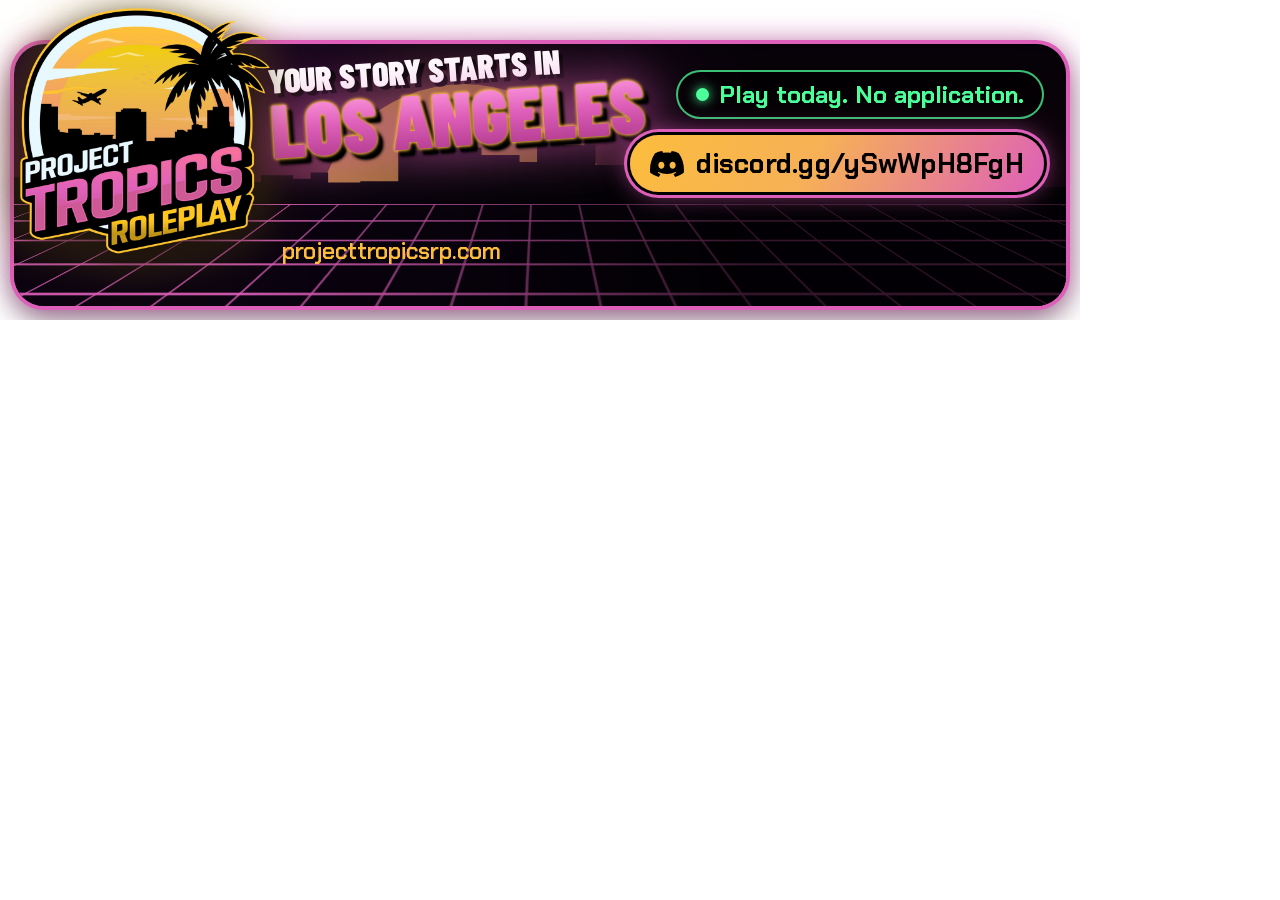
<file: assets/banners/tiktok-live/neon-sunset.html>
<!DOCTYPE html><html lang="en"><head><meta charset="UTF-8"><title>LIVE banner: Neon Sunset</title>
<link href="https://fonts.googleapis.com/css2?family=Barlow+Condensed:wght@800;900&family=Chakra+Petch:wght@500;600;700&display=swap" rel="stylesheet">
<style>
:root { --orange:#F6B057; --gold:#FCBD3D; --pink:#DE5FB9; --green:#4dff9a; }
* { box-sizing:border-box; margin:0; padding:0; }
html, body { width:1080px; height:320px; overflow:hidden; background:transparent; }
body { position:relative; font-family:"Chakra Petch", sans-serif; color:#fff; }
.display { font-family:"Barlow Condensed", sans-serif; font-weight:900; text-transform:uppercase; line-height:.88; }
/* The visible strip; everything outside it is transparent so gameplay shows through */
.strip { position:absolute; left:14px; right:14px; top:44px; bottom:14px; border-radius:30px; overflow:hidden;
  box-shadow: 0 0 0 4px var(--pink), 0 0 30px rgba(222,95,185,.75), 0 10px 30px rgba(0,0,0,.6); }
.logo { position:absolute; left:20px; top:6px; width:250px; z-index:5; filter: drop-shadow(0 8px 18px rgba(0,0,0,.75)) drop-shadow(0 0 22px rgba(252,189,61,.35)); }
.disc { display:inline-flex; align-items:center; gap:12px; padding:12px 24px; border-radius:999px;
  background:linear-gradient(120deg,var(--gold),var(--orange) 45%,var(--pink)); color:#000; font-weight:700; font-size:31px; letter-spacing:.01em;
  box-shadow:0 0 0 3px #000, 0 0 0 6px var(--pink), 0 0 26px rgba(222,95,185,.8); white-space:nowrap; }
.disc svg { width:38px; height:38px; }
.pill { display:inline-flex; align-items:center; gap:10px; padding:7px 18px; border-radius:999px; font-size:26px; font-weight:700; color:var(--green); background:rgba(0,0,0,.55); border:2px solid rgba(77,255,154,.75); white-space:nowrap; }
.dot { width:13px; height:13px; border-radius:50%; background:var(--green); box-shadow:0 0 12px var(--green); }
.url { font-size:24px; font-weight:600; color:var(--gold); white-space:nowrap; }

.strip { background: linear-gradient(180deg,#1a0720 0%,#3a0c2e 62%,#120414 63%); }
.sun { position:absolute; left:300px; top:40px; width:300px; height:300px; border-radius:50%; background:linear-gradient(180deg,var(--gold),var(--orange) 45%,var(--pink)); opacity:.75; box-shadow:0 0 80px rgba(246,176,87,.6); }
.sky { position:absolute; left:0; top:95px; height:70px; width:100%; }
.floor { position:absolute; left:-300px; right:-300px; top:160px; height:200px; transform:perspective(260px) rotateX(55deg); transform-origin:top;
  background: linear-gradient(rgba(222,95,185,.9) 2px, transparent 2px) 0 0/100% 26px, linear-gradient(90deg, rgba(222,95,185,.7) 2px, transparent 2px) 0 0/48px 100%, #0b0310; }
.shade { position:absolute; inset:0; background:linear-gradient(90deg, rgba(0,0,0,0) 0 22%, rgba(0,0,0,.35) 45%, rgba(0,0,0,.75) 70%); }
.title { position:absolute; left:270px; top:66px; transform:rotate(-4deg); transform-origin:left; z-index:3; }
.title .k { font-size:34px; text-shadow:4px 4px 0 #000; }
.title .c { font-size:76px; background:linear-gradient(180deg,#ff9be0,var(--pink) 50%,#b33c90); -webkit-background-clip:text; background-clip:text; color:transparent;
  filter: drop-shadow(0 0 1.5px var(--gold)) drop-shadow(0 0 1.5px var(--gold)) drop-shadow(5px 6px 0 #000) drop-shadow(0 0 26px rgba(222,95,185,.7)); white-space:nowrap; }
.right { position:absolute; right:36px; top:70px; display:flex; flex-direction:column; align-items:flex-end; gap:16px; z-index:3; }
.right .disc { font-size:27px; padding:11px 20px; } .right .disc svg { width:34px; height:34px; }
.right .pill { font-size:24px; }
.urlb { position:absolute; left:282px; top:236px; z-index:3; font-size:23px; }
</style></head><body>
<div class="strip"><div class="sun"></div><svg class="sky" viewBox="0 0 1440 220" preserveAspectRatio="none"><path fill="#06020a" d="M0 220 V120 H36 V155 H66 V177 H126 V128 H150 V174 H202 V143 H238 V122 H262 V127 H314 V135 H338 V114 H382 V125 H406 V105 H430 V137 H474 V133 H526 V20 H556 V26 H616 V27 H640 V50 H692 V72 H716 V20 L736 0 L756 20 H796 V82 H840 V85 H892 V61 H944 V13 H996 V87 H1026 V104 H1078 V128 H1138 V134 H1174 V95 H1226 V104 H1250 V101 H1274 V149 H1304 V146 H1364 V131 H1408 V151 H1444 V220 Z"/></svg><div class="floor"></div><div class="shade"></div></div>
<img class="logo" src="../../img/logo.png" alt="">
<div class="title display"><div class="k">Your story starts in</div><div class="c">Los Angeles</div></div>
<div class="right"><div class="pill"><span class="dot"></span>Play today. No application.</div><div class="disc"><svg viewBox="0 0 24 24" fill="currentColor"><path d="M20.32 4.37A19.8 19.8 0 0 0 15.4 2.85a.07.07 0 0 0-.08.04c-.21.38-.45.87-.61 1.25a18.3 18.3 0 0 0-5.49 0 12.6 12.6 0 0 0-.62-1.25.08.08 0 0 0-.08-.04 19.7 19.7 0 0 0-4.93 1.52.07.07 0 0 0-.03.03C.53 9.05-.32 13.58.1 18.06a.08.08 0 0 0 .03.05 19.9 19.9 0 0 0 5.99 3.03.08.08 0 0 0 .08-.03c.46-.63.87-1.3 1.22-2a.08.08 0 0 0-.04-.1 13.1 13.1 0 0 1-1.87-.9.08.08 0 0 1-.01-.13l.37-.29a.07.07 0 0 1 .08-.01c3.93 1.8 8.18 1.8 12.07 0a.07.07 0 0 1 .08.01l.37.29a.08.08 0 0 1-.01.13c-.6.35-1.22.65-1.87.9a.08.08 0 0 0-.04.1c.36.7.77 1.37 1.22 2a.08.08 0 0 0 .08.03 19.8 19.8 0 0 0 6-3.03.08.08 0 0 0 .03-.05c.5-5.18-.84-9.67-3.55-13.66a.06.06 0 0 0-.03-.03zM8.02 15.33c-1.18 0-2.16-1.08-2.16-2.42 0-1.33.96-2.42 2.16-2.42 1.21 0 2.18 1.1 2.16 2.42 0 1.34-.96 2.42-2.16 2.42zm7.97 0c-1.18 0-2.15-1.08-2.15-2.42 0-1.33.95-2.42 2.15-2.42 1.21 0 2.18 1.1 2.16 2.42 0 1.34-.95 2.42-2.16 2.42z"/></svg>discord.gg/ySwWpH8FgH</div></div><div class="url urlb">projecttropicsrp.com</div>
</body></html>
</file>
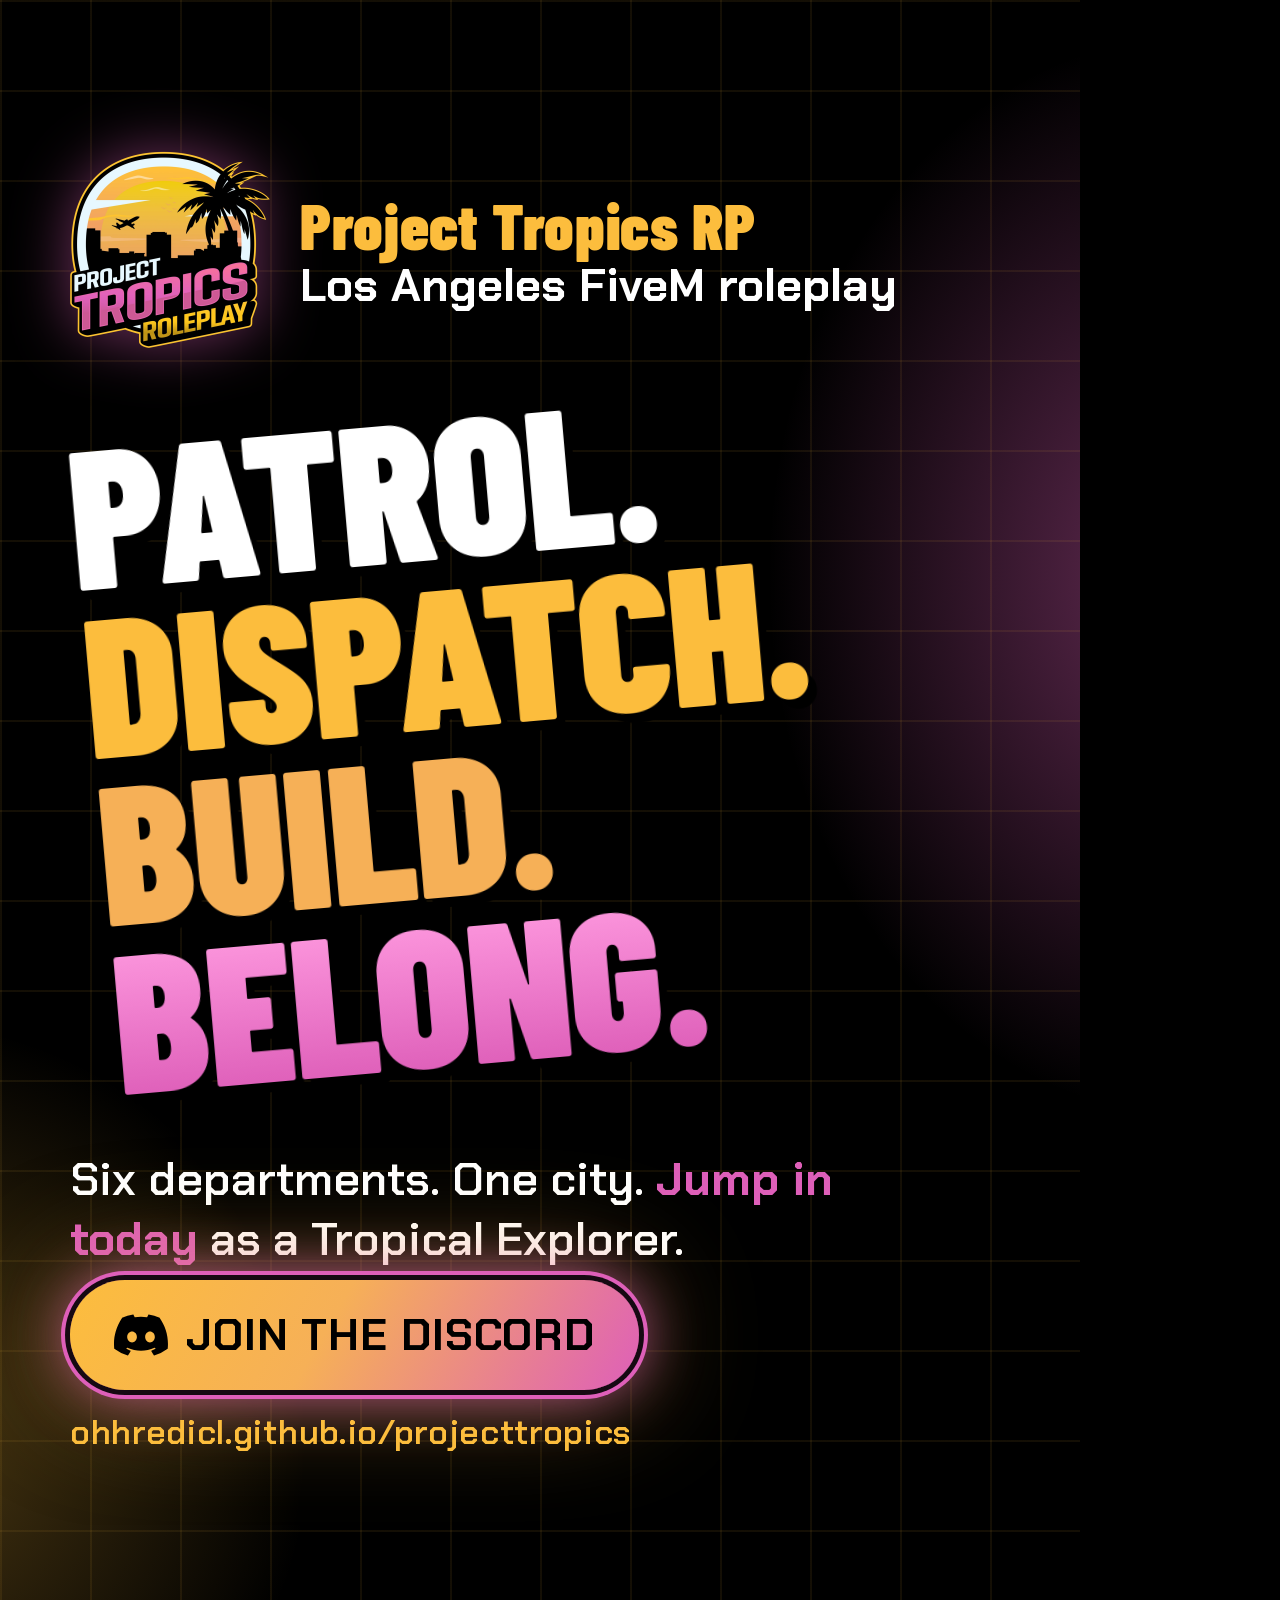
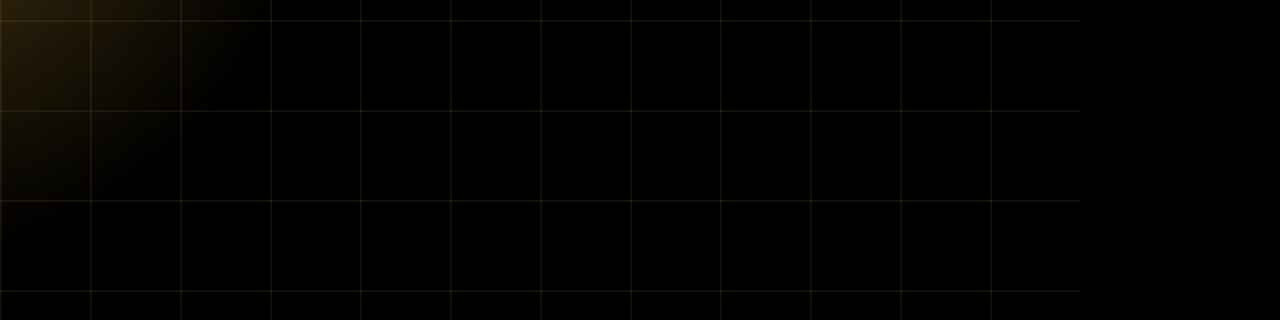
<file: assets/banners/tiktok/bold-type.html>
<!DOCTYPE html><html lang="en"><head><meta charset="UTF-8"><title>Bold Type</title>
<link href="https://fonts.googleapis.com/css2?family=Barlow+Condensed:ital,wght@0,800;0,900;1,900&family=Chakra+Petch:wght@500;600;700&display=swap" rel="stylesheet">
<link rel="stylesheet" href="base.css"><style>
body { background: #000; }
body::before { content:""; position:absolute; inset:0; background: radial-gradient(700px 900px at 110% 30%, rgba(222,95,185,.45), transparent 60%), radial-gradient(700px 700px at -10% 75%, rgba(252,189,61,.3), transparent 60%); }
.grid { position:absolute; inset:0; background-image: linear-gradient(rgba(252,189,61,.08) 2px, transparent 2px), linear-gradient(90deg, rgba(252,189,61,.08) 2px, transparent 2px); background-size: 90px 90px; }
.top { position:absolute; left:70px; right:170px; top:150px; display:flex; align-items:center; gap:30px; }
.top img { width:200px; filter: drop-shadow(0 0 30px rgba(222,95,185,.5)); }
.top .t { font-size:46px; line-height:1.1; font-weight:700; }
.top .t b { display:block; color: var(--gold); font-family:"Barlow Condensed"; font-weight:900; font-size:64px; letter-spacing:.01em; }
.stack { position:absolute; left:62px; top:430px; transform: rotate(-5deg); transform-origin:left top; }
.stack div { font-size:196px; letter-spacing:-.01em; filter: drop-shadow(8px 10px 0 #000); }
.l1 { color:#fff; } .l2 { color: var(--gold); } .l3 { color: var(--orange); }
.l4 { background: linear-gradient(180deg,#ff9be0,var(--pink)); -webkit-background-clip:text; background-clip:text; color:transparent; }
.sub { position:absolute; left:70px; right:170px; top:1150px; font-size:46px; font-weight:600; line-height:1.3; }
.sub b { color: var(--pink); }
.bottom { position:absolute; left:70px; right:170px; top:1280px; display:flex; flex-direction:column; align-items:flex-start; gap:20px; }
</style></head><body>
<div class="grid"></div>
<div class="top"><img src="../../img/logo.png" alt=""><div class="t"><b>Project Tropics RP</b>Los Angeles FiveM roleplay</div></div>
<div class="stack display"><div class="l1">Patrol.</div><div class="l2">Dispatch.</div><div class="l3">Build.</div><div class="l4">Belong.</div></div>
<div class="sub">Six departments. One city. <b>Jump in today</b> as a Tropical Explorer.</div>
<div class="bottom"><div class="cta"><svg viewBox="0 0 24 24" fill="currentColor"><path d="M20.32 4.37A19.8 19.8 0 0 0 15.4 2.85a.07.07 0 0 0-.08.04c-.21.38-.45.87-.61 1.25a18.3 18.3 0 0 0-5.49 0 12.6 12.6 0 0 0-.62-1.25.08.08 0 0 0-.08-.04 19.7 19.7 0 0 0-4.93 1.52.07.07 0 0 0-.03.03C.53 9.05-.32 13.58.1 18.06a.08.08 0 0 0 .03.05 19.9 19.9 0 0 0 5.99 3.03.08.08 0 0 0 .08-.03c.46-.63.87-1.3 1.22-2a.08.08 0 0 0-.04-.1 13.1 13.1 0 0 1-1.87-.9.08.08 0 0 1-.01-.13l.37-.29a.07.07 0 0 1 .08-.01c3.93 1.8 8.18 1.8 12.07 0a.07.07 0 0 1 .08.01l.37.29a.08.08 0 0 1-.01.13c-.6.35-1.22.65-1.87.9a.08.08 0 0 0-.04.1c.36.7.77 1.37 1.22 2a.08.08 0 0 0 .08.03 19.8 19.8 0 0 0 6-3.03.08.08 0 0 0 .03-.05c.5-5.18-.84-9.67-3.55-13.66a.06.06 0 0 0-.03-.03zM8.02 15.33c-1.18 0-2.16-1.08-2.16-2.42 0-1.33.96-2.42 2.16-2.42 1.21 0 2.18 1.1 2.16 2.42 0 1.34-.96 2.42-2.16 2.42zm7.97 0c-1.18 0-2.15-1.08-2.15-2.42 0-1.33.95-2.42 2.15-2.42 1.21 0 2.18 1.1 2.16 2.42 0 1.34-.95 2.42-2.16 2.42z"/></svg>Join the Discord</div><span class="url">ohhredicl.github.io/projecttropics</span></div>
</body></html>
</file>
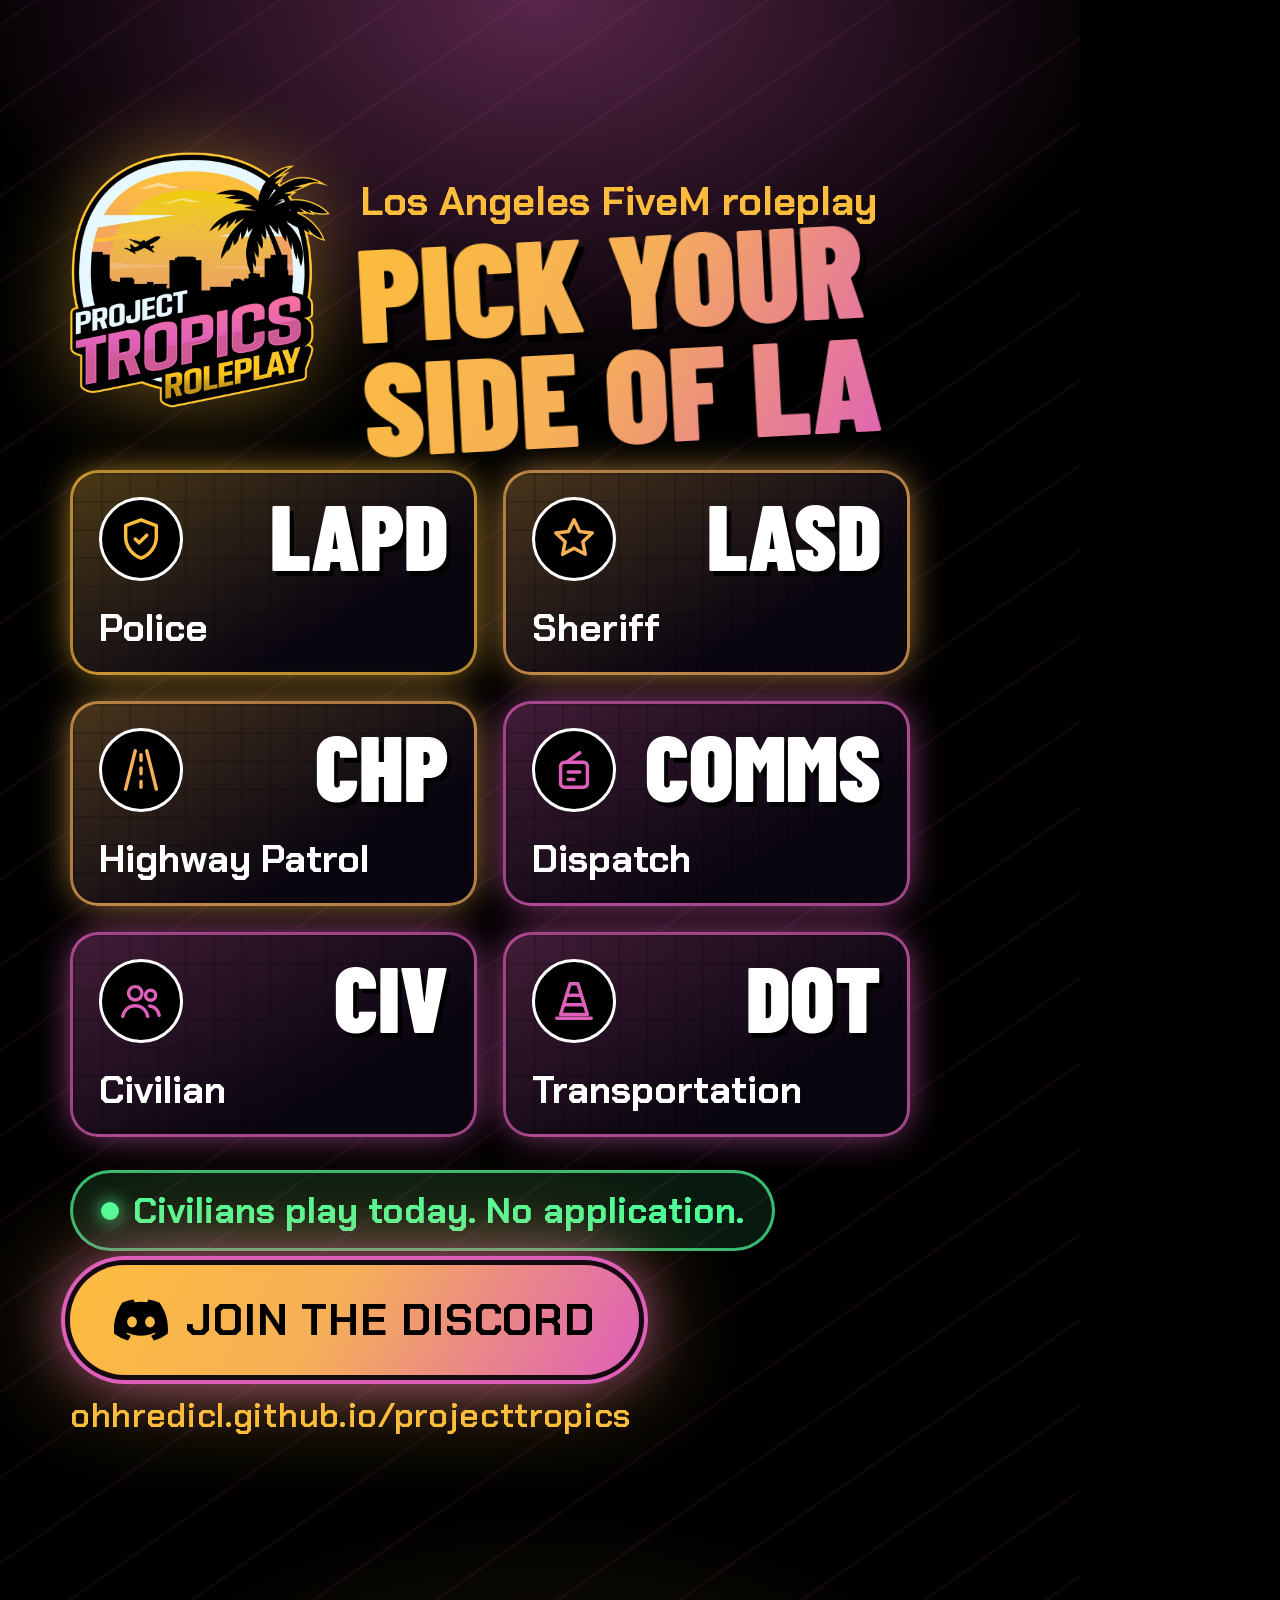
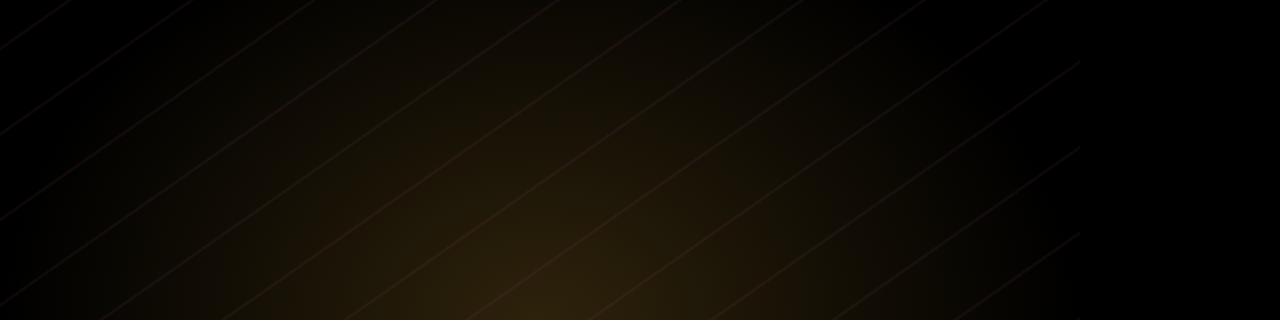
<file: assets/banners/tiktok/department-lineup.html>
<!DOCTYPE html><html lang="en"><head><meta charset="UTF-8"><title>Department Lineup</title>
<link href="https://fonts.googleapis.com/css2?family=Barlow+Condensed:ital,wght@0,800;0,900;1,900&family=Chakra+Petch:wght@500;600;700&display=swap" rel="stylesheet">
<link rel="stylesheet" href="base.css"><style>
body { background: radial-gradient(900px 600px at 50% 0%, rgba(222,95,185,.4), transparent 65%), radial-gradient(900px 700px at 50% 100%, rgba(252,189,61,.18), transparent 60%), #000; }
.lines { position:absolute; inset:0; background: repeating-linear-gradient(-35deg, rgba(222,95,185,.06) 0 3px, transparent 3px 70px); }
.logo { position:absolute; left:70px; top:150px; width:260px; filter: drop-shadow(0 0 40px rgba(252,189,61,.4)); }
.head { position:absolute; left:360px; right:170px; top:175px; }
.head .k { font-size:40px; font-weight:700; color: var(--gold); }
.head h1 { font-size:132px; margin-top:8px; transform: rotate(-3deg); transform-origin:left; filter: drop-shadow(6px 7px 0 #000); }
.tiles { position:absolute; left:70px; right:170px; top:470px; display:grid; grid-template-columns: 1fr 1fr; gap:26px; }
.tile { position:relative; height:205px; padding:24px 26px 22px; border-radius:28px; overflow:hidden;
  background: linear-gradient(150deg, color-mix(in srgb, var(--c) 30%, #000), #0a0610 70%); border:3px solid color-mix(in srgb, var(--c) 70%, transparent);
  box-shadow: 0 0 40px -10px var(--c); }
.tile::after { content:""; position:absolute; inset:0; background-image: linear-gradient(rgba(0,0,0,.25) 2px, transparent 2px), linear-gradient(90deg, rgba(0,0,0,.25) 2px, transparent 2px); background-size: 28px 28px; opacity:.6; }
.ic { position:relative; z-index:1; width:84px; height:84px; display:grid; place-items:center; border-radius:50%; background:#000; border:3px solid #fff; color: var(--c); }
.ic svg { width:46px; height:46px; }
.ab { position:absolute; z-index:1; right:26px; top:22px; font-size:92px; color:#fff; filter: drop-shadow(4px 5px 0 #000); }
.nm { position:relative; z-index:1; margin-top:22px; font-size:38px; font-weight:700; }
.civnote { position:absolute; left:70px; right:170px; top:1170px; }
.civnote .pill { font-size:36px; }
.cta-wrap { position:absolute; left:70px; right:170px; top:1265px; display:flex; flex-direction:column; align-items:flex-start; gap:18px; }
</style></head><body>
<div class="lines"></div>
<img class="logo" src="../../img/logo.png" alt="">
<div class="head"><div class="k">Los Angeles FiveM roleplay</div><h1 class="display grad">Pick your side of LA</h1></div>
<div class="tiles"><div class="tile" style="--c:#FCBD3D"><div class="ic"><svg viewBox="0 0 24 24" fill="none" stroke="currentColor" stroke-width="1.8" stroke-linecap="round" stroke-linejoin="round"><path d="M12 2 4 5v6c0 5 3.4 9.4 8 11 4.6-1.6 8-6 8-11V5l-8-3z"/><path d="m9 12 2 2 4-4"/></svg></div><div class="ab display">LAPD</div><div class="nm">Police</div></div><div class="tile" style="--c:#F6B057"><div class="ic"><svg viewBox="0 0 24 24" fill="none" stroke="currentColor" stroke-width="1.8" stroke-linecap="round" stroke-linejoin="round"><path d="m12 2 2.9 6.1 6.6.8-4.9 4.5 1.3 6.6L12 16.8 6.1 20l1.3-6.6L2.5 8.9l6.6-.8z"/></svg></div><div class="ab display">LASD</div><div class="nm">Sheriff</div></div><div class="tile" style="--c:#F6B057"><div class="ic"><svg viewBox="0 0 24 24" fill="none" stroke="currentColor" stroke-width="1.8" stroke-linecap="round" stroke-linejoin="round"><path d="M4 22 9 2M20 22 15 2M12 4v3M12 11v3M12 18v3"/></svg></div><div class="ab display">CHP</div><div class="nm">Highway Patrol</div></div><div class="tile" style="--c:#DE5FB9"><div class="ic"><svg viewBox="0 0 24 24" fill="none" stroke="currentColor" stroke-width="1.8" stroke-linecap="round" stroke-linejoin="round"><rect x="5" y="8" width="14" height="13" rx="2"/><path d="M8 8 15 3M9 13h6M9 17h3"/></svg></div><div class="ab display">COMMS</div><div class="nm">Dispatch</div></div><div class="tile" style="--c:#DE5FB9"><div class="ic"><svg viewBox="0 0 24 24" fill="none" stroke="currentColor" stroke-width="1.8" stroke-linecap="round" stroke-linejoin="round"><circle cx="9" cy="8" r="3.5"/><path d="M2.5 20c.8-3.5 3.4-5.5 6.5-5.5s5.7 2 6.5 5.5"/><circle cx="17" cy="9" r="2.6"/><path d="M16.5 14.6c2.4.2 4.3 1.9 5 4.9"/></svg></div><div class="ab display">CIV</div><div class="nm">Civilian</div></div><div class="tile" style="--c:#DE5FB9"><div class="ic"><svg viewBox="0 0 24 24" fill="none" stroke="currentColor" stroke-width="1.8" stroke-linecap="round" stroke-linejoin="round"><path d="M10 3h4l5 16H5z"/><path d="M8.3 9h7.4M6.8 14h10.4M3 21h18"/></svg></div><div class="ab display">DOT</div><div class="nm">Transportation</div></div></div>
<div class="civnote"><div class="pill"><span class="dot"></span>Civilians play today. No application.</div></div>
<div class="cta-wrap"><div class="cta"><svg viewBox="0 0 24 24" fill="currentColor"><path d="M20.32 4.37A19.8 19.8 0 0 0 15.4 2.85a.07.07 0 0 0-.08.04c-.21.38-.45.87-.61 1.25a18.3 18.3 0 0 0-5.49 0 12.6 12.6 0 0 0-.62-1.25.08.08 0 0 0-.08-.04 19.7 19.7 0 0 0-4.93 1.52.07.07 0 0 0-.03.03C.53 9.05-.32 13.58.1 18.06a.08.08 0 0 0 .03.05 19.9 19.9 0 0 0 5.99 3.03.08.08 0 0 0 .08-.03c.46-.63.87-1.3 1.22-2a.08.08 0 0 0-.04-.1 13.1 13.1 0 0 1-1.87-.9.08.08 0 0 1-.01-.13l.37-.29a.07.07 0 0 1 .08-.01c3.93 1.8 8.18 1.8 12.07 0a.07.07 0 0 1 .08.01l.37.29a.08.08 0 0 1-.01.13c-.6.35-1.22.65-1.87.9a.08.08 0 0 0-.04.1c.36.7.77 1.37 1.22 2a.08.08 0 0 0 .08.03 19.8 19.8 0 0 0 6-3.03.08.08 0 0 0 .03-.05c.5-5.18-.84-9.67-3.55-13.66a.06.06 0 0 0-.03-.03zM8.02 15.33c-1.18 0-2.16-1.08-2.16-2.42 0-1.33.96-2.42 2.16-2.42 1.21 0 2.18 1.1 2.16 2.42 0 1.34-.96 2.42-2.16 2.42zm7.97 0c-1.18 0-2.15-1.08-2.15-2.42 0-1.33.95-2.42 2.15-2.42 1.21 0 2.18 1.1 2.16 2.42 0 1.34-.95 2.42-2.16 2.42z"/></svg>Join the Discord</div><span class="url">ohhredicl.github.io/projecttropics</span></div>
</body></html>
</file>
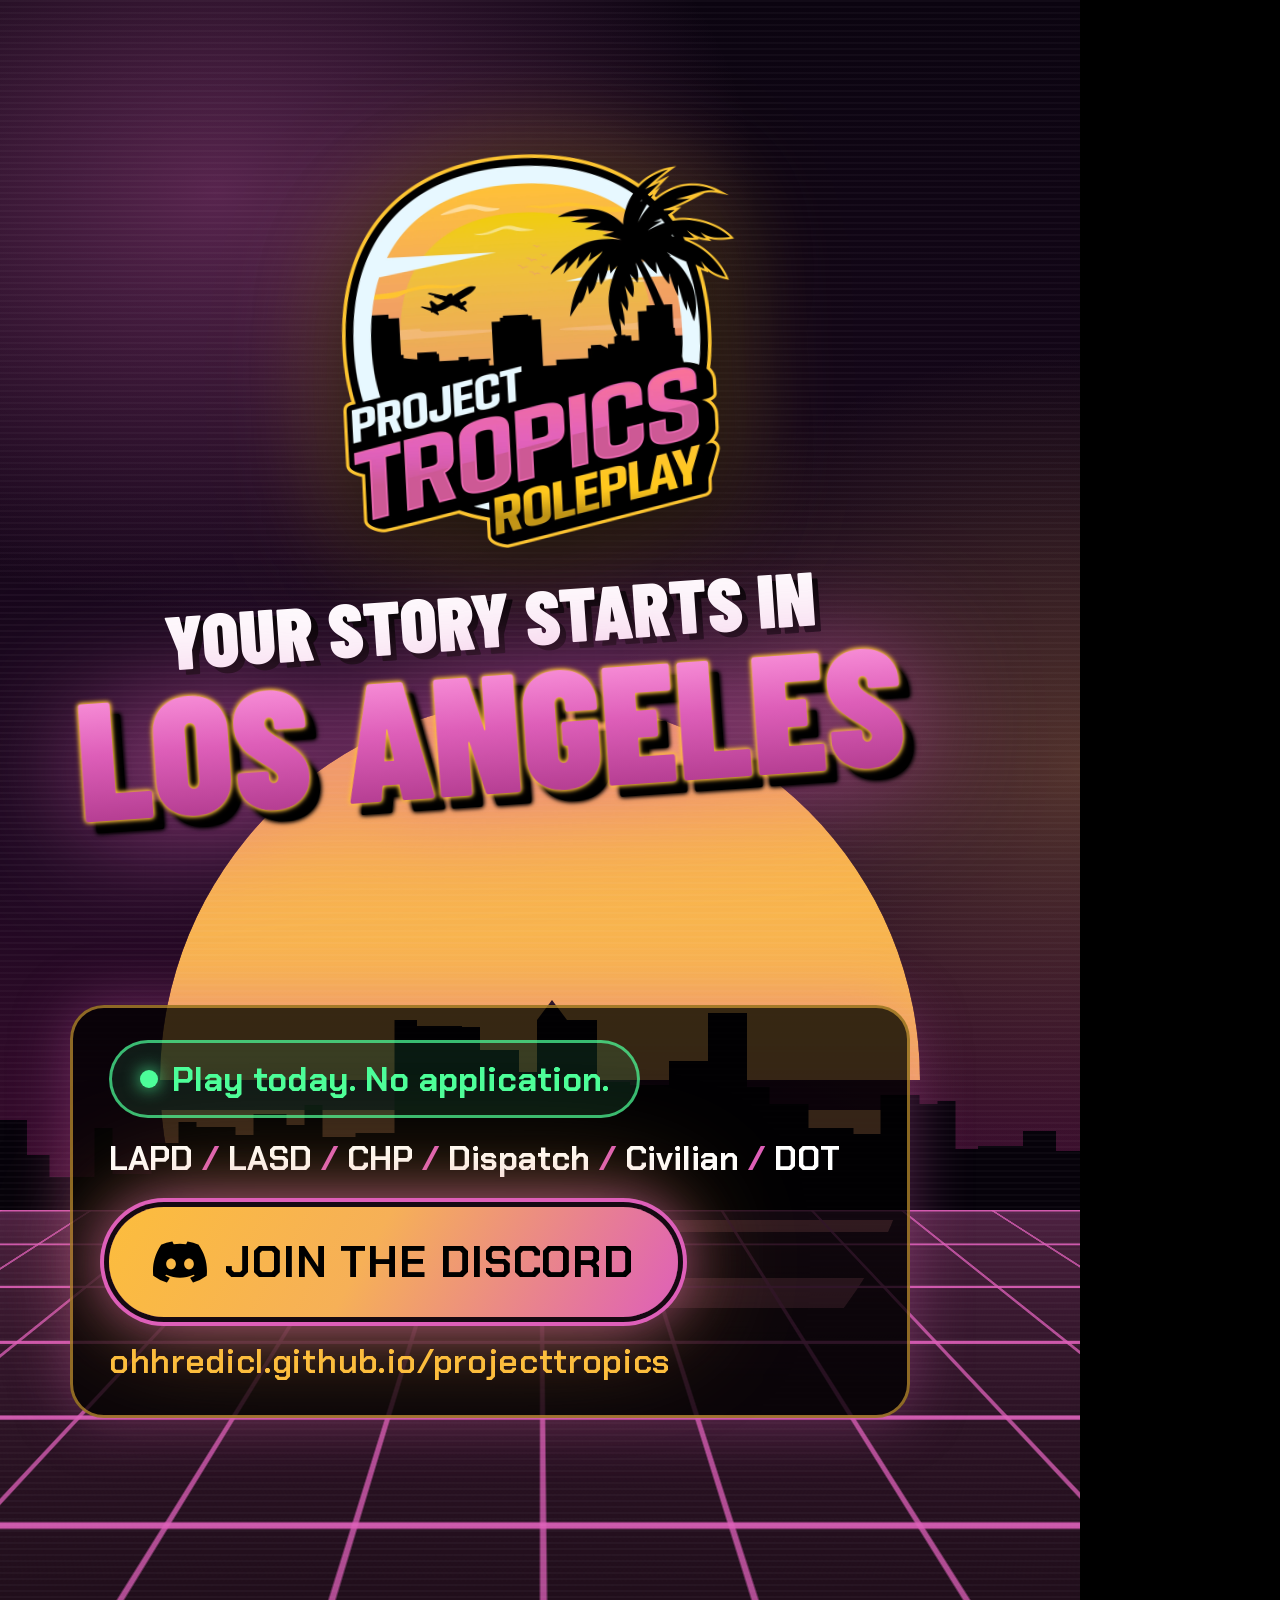
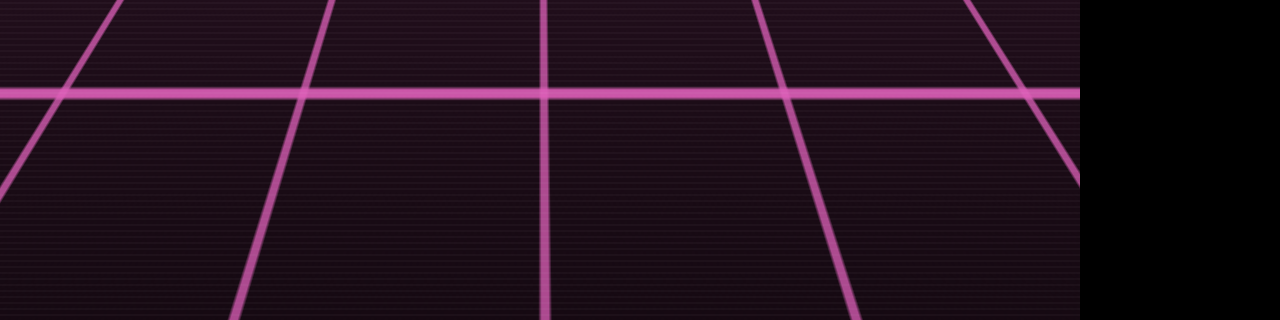
<file: assets/banners/tiktok/neon-sunset.html>
<!DOCTYPE html><html lang="en"><head><meta charset="UTF-8"><title>Neon Sunset</title>
<link href="https://fonts.googleapis.com/css2?family=Barlow+Condensed:ital,wght@0,800;0,900;1,900&family=Chakra+Petch:wght@500;600;700&display=swap" rel="stylesheet">
<link rel="stylesheet" href="base.css"><style>
body { background: radial-gradient(900px 700px at 20% 10%, rgba(222,95,185,.35), transparent 60%), radial-gradient(800px 700px at 100% 40%, rgba(246,176,87,.25), transparent 60%), linear-gradient(180deg, #0b0410 0%, #1d0820 45%, #3a0c2e 62%, #000 63%); }
.sun { position:absolute; left:50%; top:700px; width:760px; height:760px; transform:translateX(-50%); border-radius:50%;
  background: linear-gradient(180deg, var(--gold), var(--orange) 45%, var(--pink));
  box-shadow: 0 0 140px rgba(246,176,87,.6), 0 0 260px rgba(222,95,185,.5);
  -webkit-mask-image: linear-gradient(180deg,#000 0 50%,transparent 50% 54%,#000 54% 60%,transparent 60% 65%,#000 65% 70%,transparent 70% 76%,#000 76% 80%,transparent 80%); }
.sky { position:absolute; left:0; width:1080px; top:1000px; height:220px; }
.floor { position:absolute; left:-540px; right:-540px; top:1210px; height:710px;
  background: linear-gradient(rgba(222,95,185,.9) 3px, transparent 3px) 0 0/100% 60px, linear-gradient(90deg, rgba(222,95,185,.75) 3px, transparent 3px) 0 0/90px 100%, linear-gradient(180deg, rgba(222,95,185,.35), #000 80%);
  transform: perspective(500px) rotateX(60deg); transform-origin: top; }
.scan { position:absolute; inset:0; background: repeating-linear-gradient(180deg, rgba(255,255,255,.03) 0 2px, transparent 2px 6px); }
.logo { position:absolute; left:50%; top:150px; width:400px; transform:translateX(-50%) rotate(-3deg); filter: drop-shadow(0 20px 40px rgba(0,0,0,.7)) drop-shadow(0 0 50px rgba(252,189,61,.35)); }
.kicker { position:absolute; left:70px; right:170px; top:585px; text-align:center; font-size:76px; transform:rotate(-4deg); text-shadow: 6px 6px 0 #000; }
.city { position:absolute; left:50px; right:150px; top:655px; text-align:center; white-space:nowrap; font-size:168px; transform:rotate(-4deg);
  background: linear-gradient(180deg,#ff9be0,var(--pink) 50%,#b33c90); -webkit-background-clip:text; background-clip:text; color:transparent;
  filter: drop-shadow(0 0 2px var(--gold)) drop-shadow(0 0 2px var(--gold)) drop-shadow(10px 12px 0 #000) drop-shadow(0 0 60px rgba(222,95,185,.7)); }
.panel { position:absolute; left:70px; right:170px; top:1005px; padding:32px 36px; border-radius:34px; background: rgba(0,0,0,.78); border: 3px solid rgba(252,189,61,.55); box-shadow: 0 0 60px rgba(222,95,185,.35); }
.depts { font-size:33px; font-weight:700; line-height:1.3; margin:20px 0 26px; white-space:nowrap; color:#fff; }
.depts span { color: var(--pink); }
.panel .url { margin-top:22px; display:block; }
</style></head><body>
<div class="sun"></div>
<svg class="sky" viewBox="0 0 1440 220" preserveAspectRatio="none"><path fill="#06020a" d="M0 220 V120 H36 V155 H66 V177 H126 V128 H150 V174 H202 V143 H238 V122 H262 V127 H314 V135 H338 V114 H382 V125 H406 V105 H430 V137 H474 V133 H526 V20 H556 V26 H616 V27 H640 V50 H692 V72 H716 V20 L736 0 L756 20 H796 V82 H840 V85 H892 V61 H944 V13 H996 V87 H1026 V104 H1078 V128 H1138 V134 H1174 V95 H1226 V104 H1250 V101 H1274 V149 H1304 V146 H1364 V131 H1408 V151 H1444 V220 Z"/></svg>
<div class="floor"></div><div class="scan"></div>
<img class="logo" src="../../img/logo.png" alt="">
<div class="kicker display">Your story starts in</div>
<div class="city display">Los Angeles</div>
<div class="panel">
  <div class="pill"><span class="dot"></span>Play today. No application.</div>
  <div class="depts">LAPD <span>/</span> LASD <span>/</span> CHP <span>/</span> Dispatch <span>/</span> Civilian <span>/</span> DOT</div>
  <div class="cta"><svg viewBox="0 0 24 24" fill="currentColor"><path d="M20.32 4.37A19.8 19.8 0 0 0 15.4 2.85a.07.07 0 0 0-.08.04c-.21.38-.45.87-.61 1.25a18.3 18.3 0 0 0-5.49 0 12.6 12.6 0 0 0-.62-1.25.08.08 0 0 0-.08-.04 19.7 19.7 0 0 0-4.93 1.52.07.07 0 0 0-.03.03C.53 9.05-.32 13.58.1 18.06a.08.08 0 0 0 .03.05 19.9 19.9 0 0 0 5.99 3.03.08.08 0 0 0 .08-.03c.46-.63.87-1.3 1.22-2a.08.08 0 0 0-.04-.1 13.1 13.1 0 0 1-1.87-.9.08.08 0 0 1-.01-.13l.37-.29a.07.07 0 0 1 .08-.01c3.93 1.8 8.18 1.8 12.07 0a.07.07 0 0 1 .08.01l.37.29a.08.08 0 0 1-.01.13c-.6.35-1.22.65-1.87.9a.08.08 0 0 0-.04.1c.36.7.77 1.37 1.22 2a.08.08 0 0 0 .08.03 19.8 19.8 0 0 0 6-3.03.08.08 0 0 0 .03-.05c.5-5.18-.84-9.67-3.55-13.66a.06.06 0 0 0-.03-.03zM8.02 15.33c-1.18 0-2.16-1.08-2.16-2.42 0-1.33.96-2.42 2.16-2.42 1.21 0 2.18 1.1 2.16 2.42 0 1.34-.96 2.42-2.16 2.42zm7.97 0c-1.18 0-2.15-1.08-2.15-2.42 0-1.33.95-2.42 2.15-2.42 1.21 0 2.18 1.1 2.16 2.42 0 1.34-.95 2.42-2.16 2.42z"/></svg>Join the Discord</div>
  <span class="url">ohhredicl.github.io/projecttropics</span>
</div>
</body></html>
</file>
<file: assets/css/style.css>
/* =========================================================
   PROJECT TROPICS ROLEPLAY — STYLES
   Palette: #F6B057 #FCBD3D #000000 #DE5FB9
   ========================================================= */

:root {
  --orange: #F6B057;
  --gold: #FCBD3D;
  --black: #000000;
  --pink: #DE5FB9;

  --bg: #000000;
  --bg-2: #07050a;
  --surface: rgba(18, 12, 22, 0.72);
  --surface-solid: #0e0a12;
  --line: rgba(252, 189, 61, 0.14);
  --line-strong: rgba(252, 189, 61, 0.35);
  --text: #f4ecf2;
  --muted: #b3a6b0;
  --dim: #9a8d98;

  --grad: linear-gradient(120deg, var(--gold) 0%, var(--orange) 45%, var(--pink) 100%);
  --grad-rev: linear-gradient(120deg, var(--pink) 0%, var(--orange) 55%, var(--gold) 100%);
  --glow-gold: 0 0 24px rgba(252, 189, 61, 0.45);
  --glow-pink: 0 0 28px rgba(222, 95, 185, 0.5);

  --radius: 16px;
  --radius-sm: 10px;
  --maxw: 1200px;
  --header-h: 76px;

  --font-display: "Barlow Condensed", "Arial Narrow", system-ui, sans-serif;
  --font-ui: "Chakra Petch", system-ui, sans-serif;
  --font-body: "Chakra Petch", system-ui, sans-serif;
}

*,
*::before,
*::after { box-sizing: border-box; }

html { scroll-behavior: smooth; scroll-padding-top: calc(var(--header-h) + 16px); }

body {
  margin: 0;
  background: var(--bg);
  color: var(--text);
  font-family: var(--font-body);
  font-size: 16px;
  line-height: 1.65;
  -webkit-font-smoothing: antialiased;
  overflow-x: hidden;
}

/* Ambient background shared by every page */
body::before {
  content: "";
  position: fixed;
  inset: 0;
  z-index: -2;
  background:
    radial-gradient(900px 600px at 85% -10%, rgba(222, 95, 185, 0.16), transparent 60%),
    radial-gradient(800px 600px at -10% 20%, rgba(246, 176, 87, 0.12), transparent 60%),
    radial-gradient(700px 500px at 50% 120%, rgba(252, 189, 61, 0.08), transparent 60%),
    var(--bg);
}
body::after {
  content: "";
  position: fixed;
  inset: 0;
  z-index: -1;
  pointer-events: none;
  background-image:
    linear-gradient(rgba(252, 189, 61, 0.035) 1px, transparent 1px),
    linear-gradient(90deg, rgba(252, 189, 61, 0.035) 1px, transparent 1px);
  background-size: 56px 56px;
  mask-image: radial-gradient(ellipse at center, #000 30%, transparent 80%);
}

img { max-width: 100%; display: block; }
a { color: var(--gold); text-decoration: none; transition: color .2s; }
a:hover { color: var(--pink); }

h1, h2, h3, h4 {
  font-family: var(--font-display);
  font-weight: 800;
  line-height: 1;
  margin: 0 0 .5em;
  letter-spacing: .005em;
  text-transform: uppercase;
  text-wrap: balance;
}
h1 { font-size: clamp(2.8rem, 7vw, 5.2rem); font-weight: 900; }
h2 { font-size: clamp(2.2rem, 4.6vw, 3.5rem); }
h3 { font-size: 1.55rem; line-height: 1.05; }
h4 { font-size: 1.3rem; }
p { margin: 0 0 1em; color: var(--muted); }
strong { color: var(--text); }

.container { width: 100%; max-width: var(--maxw); margin: 0 auto; padding: 0 20px; }

.grad-text {
  background: var(--grad);
  -webkit-background-clip: text;
  background-clip: text;
  color: transparent;
}

.skip-link {
  position: absolute; left: -999px; top: 8px; z-index: 999;
  background: var(--gold); color: #000; padding: 8px 14px; border-radius: 8px; font-weight: 700;
}
.skip-link:focus { left: 8px; }

:focus-visible { outline: 2px solid var(--gold); outline-offset: 3px; border-radius: 6px; }

/* ---------------------------------------------------------
   HEADER / NAV
   --------------------------------------------------------- */
.site-header {
  position: fixed;
  top: 0; left: 0; right: 0;
  z-index: 100;
  height: var(--header-h);
  transition: background .3s, border-color .3s, height .3s;
  border-bottom: 1px solid transparent;
}
.site-header.scrolled {
  background: rgba(0, 0, 0, 0.82);
  backdrop-filter: blur(14px);
  -webkit-backdrop-filter: blur(14px);
  border-bottom-color: var(--line);
  --header-h: 66px;
  height: 66px;
}
.nav {
  height: 100%;
  display: flex;
  align-items: center;
  gap: 20px;
  max-width: 1480px;
  margin: 0 auto;
  padding: 0 20px;
}
.brand {
  display: flex; align-items: center; gap: 12px;
  color: var(--text);
  font-family: var(--font-display);
  font-weight: 800;
  letter-spacing: .08em;
  white-space: nowrap;
}
.brand:hover { color: var(--text); }
.brand-mark {
  width: 56px; height: 56px;
  flex-shrink: 0;
  object-fit: contain;
  filter: drop-shadow(0 0 10px rgba(222, 95, 185, .45));
  transition: transform .5s, filter .5s;
}
.site-header.scrolled .brand-mark { width: 48px; height: 48px; }
.brand:hover .brand-mark { transform: rotate(-6deg) scale(1.08); filter: drop-shadow(0 0 16px rgba(252, 189, 61, .7)); }
.footer-logo { display: inline-block; }
.footer-logo img {
  width: 140px; height: 140px;
  filter: drop-shadow(0 0 18px rgba(222, 95, 185, .35));
  transition: transform .4s, filter .4s;
}
.footer-logo:hover img { transform: scale(1.05) rotate(-3deg); filter: drop-shadow(0 0 26px rgba(252, 189, 61, .6)); }

/* Hero logo */
.hero-logo {
  position: relative;
  width: clamp(190px, 24vw, 280px);
  margin: 0 auto 18px;
}
.hero-logo::before {
  content: "";
  position: absolute;
  inset: 8%;
  border-radius: 50%;
  background: radial-gradient(circle, rgba(252, 189, 61, .55), rgba(222, 95, 185, .35) 45%, transparent 70%);
  filter: blur(30px);
  animation: logoGlow 4s ease-in-out infinite;
  z-index: -1;
}
.hero-logo img {
  width: 100%; height: auto;
  filter: drop-shadow(0 12px 30px rgba(0, 0, 0, .6));
  animation: logoFloat 6s ease-in-out infinite;
}
@keyframes logoFloat {
  0%, 100% { transform: translateY(0) rotate(-1deg); }
  50% { transform: translateY(-12px) rotate(1deg); }
}
@keyframes logoGlow {
  0%, 100% { opacity: .7; transform: scale(1); }
  50% { opacity: 1; transform: scale(1.12); }
}
.brand-text { display: flex; flex-direction: column; line-height: 1; }
.brand-text span:first-child { font-size: 1.05rem; }
.brand-text span:last-child {
  font-family: var(--font-ui);
  font-size: .72rem;
  letter-spacing: .04em;
  color: var(--orange);
  margin-top: 4px;
}

.nav-links {
  display: flex; align-items: center; gap: 2px;
  list-style: none; margin: 0 0 0 auto; padding: 0;
}
.nav-links a {
  position: relative;
  display: block;
  padding: 8px 13px;
  font-family: var(--font-ui);
  font-weight: 600;
  font-size: 1.02rem;
  letter-spacing: .06em;
  text-transform: uppercase;
  color: var(--muted);
  border-radius: 8px;
  transition: color .2s, background .2s;
}
.nav-links a::after {
  content: "";
  position: absolute;
  left: 13px; right: 13px; bottom: 3px;
  height: 2px;
  background: var(--grad);
  transform: scaleX(0);
  transform-origin: left;
  transition: transform .3s;
  border-radius: 2px;
}
.nav-links a:hover { color: var(--text); background: rgba(252, 189, 61, .07); }
.nav-links a:hover::after,
.nav-links a.active::after { transform: scaleX(1); }
.nav-links a.active { color: var(--gold); }

.nav-toggle {
  display: none;
  margin-left: auto;
  width: 44px; height: 44px;
  background: transparent;
  border: 1px solid var(--line-strong);
  border-radius: 10px;
  color: var(--text);
  cursor: pointer;
  position: relative;
}
.nav-toggle span,
.nav-toggle span::before,
.nav-toggle span::after {
  position: absolute;
  left: 11px; right: 11px;
  height: 2px;
  background: var(--gold);
  border-radius: 2px;
  transition: transform .3s, opacity .3s;
}
.nav-toggle span { top: 50%; transform: translateY(-50%); }
.nav-toggle span::before { content: ""; left: 0; right: 0; top: -7px; }
.nav-toggle span::after { content: ""; left: 0; right: 0; top: 7px; }
.nav-open .nav-toggle span { background: transparent; }
.nav-open .nav-toggle span::before { transform: translateY(7px) rotate(45deg); }
.nav-open .nav-toggle span::after { transform: translateY(-7px) rotate(-45deg); }

/* ---------------------------------------------------------
   DISCORD BUTTON — bright, glowing, flashing ring
   --------------------------------------------------------- */
.btn-discord {
  --ring: 2px;
  position: relative;
  isolation: isolate;
  display: inline-flex;
  align-items: center;
  gap: 10px;
  padding: 11px 22px;
  border-radius: 999px;
  font-family: var(--font-ui);
  font-weight: 700;
  font-size: 1.05rem;
  letter-spacing: .08em;
  text-transform: uppercase;
  color: #000 !important;
  background: var(--grad);
  background-size: 200% 200%;
  animation: discordShift 4s ease infinite, discordPulse 1.6s ease-in-out infinite;
  white-space: nowrap;
  transition: transform .25s;
}
.btn-discord svg { width: 22px; height: 22px; flex-shrink: 0; }
/* Light chasing around the button: a spinning disc of light shows through a thin ring.
   Uses a plain transform rotation so it moves in every browser. */
.btn-discord .ring {
  position: absolute;
  inset: -5px;
  z-index: -1;
  border-radius: inherit;
  padding: 3.5px;
  overflow: hidden;
  pointer-events: none;
  background: linear-gradient(rgba(252, 189, 61, .3), rgba(222, 95, 185, .3));
  -webkit-mask: linear-gradient(#000 0 0) content-box, linear-gradient(#000 0 0);
  -webkit-mask-composite: xor;
  mask: linear-gradient(#000 0 0) content-box exclude, linear-gradient(#000 0 0);
}
.btn-discord .ring-light {
  position: absolute;
  left: 50%;
  top: 50%;
  width: 160%;
  aspect-ratio: 1;
  background: conic-gradient(
    transparent 0deg 70deg,
    rgba(222, 95, 185, .8) 130deg,
    #fff 172deg,
    transparent 180deg 250deg,
    rgba(252, 189, 61, .85) 310deg,
    #fff 352deg,
    transparent 360deg);
  transform: translate(-50%, -50%) rotate(0deg);
  animation: ringSpin 1.8s linear infinite;
}
.btn-discord .ring { filter: drop-shadow(0 0 4px rgba(255, 255, 255, .8)); }
/* Flashing halo */
.btn-discord::after {
  content: "";
  position: absolute;
  inset: -6px;
  border-radius: inherit;
  border: 2px solid var(--pink);
  opacity: 0;
  animation: ringFlash 1.6s ease-out infinite;
  z-index: -2;
}
.btn-discord:hover {
  transform: translateY(-2px) scale(1.05);
  box-shadow: 0 0 22px rgba(252, 189, 61, .8), 0 0 50px rgba(222, 95, 185, .7);
}
.btn-discord.lg { padding: 16px 32px; font-size: 1.2rem; }
.btn-discord.lg svg { width: 26px; height: 26px; }

@keyframes ringSpin { to { transform: translate(-50%, -50%) rotate(360deg); } }
@keyframes discordShift {
  0%, 100% { background-position: 0% 50%; }
  50% { background-position: 100% 50%; }
}
@keyframes discordPulse {
  0%, 100% { box-shadow: 0 0 12px rgba(252, 189, 61, .55), 0 0 28px rgba(222, 95, 185, .35); }
  50% { box-shadow: 0 0 22px rgba(252, 189, 61, .9), 0 0 48px rgba(222, 95, 185, .75); }
}
@keyframes ringFlash {
  0% { opacity: .9; transform: scale(1); }
  100% { opacity: 0; transform: scale(1.25); }
}

/* ---------------------------------------------------------
   BUTTONS
   --------------------------------------------------------- */
.btn {
  position: relative;
  display: inline-flex;
  align-items: center;
  justify-content: center;
  gap: 10px;
  padding: 13px 26px;
  border-radius: 12px;
  border: 1px solid transparent;
  font-family: var(--font-ui);
  font-weight: 700;
  font-size: 1.05rem;
  letter-spacing: .08em;
  text-transform: uppercase;
  cursor: pointer;
  transition: transform .25s, box-shadow .25s, background .25s, color .25s, border-color .25s;
  overflow: hidden;
}
.btn svg { width: 20px; height: 20px; }
.btn::after {
  content: "";
  position: absolute;
  top: 0; bottom: 0;
  left: -60%;
  width: 40%;
  background: linear-gradient(100deg, transparent, rgba(255, 255, 255, .45), transparent);
  transform: skewX(-20deg);
  transition: left .6s;
}
.btn:hover::after { left: 130%; }
.btn-primary { background: var(--grad); color: #000; }
.btn-primary:hover { color: #000; transform: translateY(-3px); box-shadow: var(--glow-gold), var(--glow-pink); }
.btn-ghost {
  background: rgba(255, 255, 255, .03);
  border-color: var(--line-strong);
  color: var(--text);
}
.btn-ghost:hover {
  color: var(--gold);
  border-color: var(--gold);
  background: rgba(252, 189, 61, .08);
  transform: translateY(-3px);
  box-shadow: var(--glow-gold);
}
.btn-pink {
  background: rgba(222, 95, 185, .12);
  border-color: rgba(222, 95, 185, .55);
  color: #ffd2f1;
}
.btn-pink:hover {
  color: #fff;
  background: var(--pink);
  transform: translateY(-3px);
  box-shadow: var(--glow-pink);
}
.btn-sm { padding: 9px 16px; font-size: .92rem; border-radius: 10px; }
.btn[aria-disabled="true"] { opacity: .45; pointer-events: none; filter: grayscale(.6); }
.btn-row { display: flex; flex-wrap: wrap; gap: 14px; }

/* ---------------------------------------------------------
   SECTIONS / HEADINGS
   --------------------------------------------------------- */
.section { padding: 110px 0; position: relative; }
.section-tight { padding: 70px 0; }
.section-head { max-width: 760px; margin: 0 auto 56px; text-align: center; }
.section-head.left { margin-left: 0; text-align: left; }
.eyebrow {
  text-transform: none !important;
  display: inline-flex;
  align-items: center;
  gap: 10px;
  margin-bottom: 16px;
  font-family: var(--font-ui);
  font-weight: 700;
  font-size: .9rem;
  letter-spacing: .04em;
  text-transform: uppercase;
  color: var(--orange);
}
.eyebrow { color: var(--pink); font-size: 1rem; }
.lead { font-size: 1.12rem; color: var(--muted); }

/* ---------------------------------------------------------
   PAGE HERO (inner pages)
   --------------------------------------------------------- */
.page-hero {
  position: relative;
  padding: calc(var(--header-h) + 90px) 0 80px;
  text-align: center;
  overflow: hidden;
  border-bottom: 1px solid var(--line);
}
.page-hero::before {
  content: "";
  position: absolute;
  left: 50%; top: 40%;
  width: 900px; height: 420px;
  transform: translate(-50%, -50%);
  background: radial-gradient(closest-side, rgba(222, 95, 185, .22), transparent);
  pointer-events: none;
}
.page-hero h1 {
  font-size: clamp(3rem, 8vw, 5.6rem);
  position: relative;
  display: inline-block;
  transform: rotate(-3deg);
  background: var(--grad);
  -webkit-background-clip: text;
  background-clip: text;
  color: transparent;
  filter: drop-shadow(4px 5px 0 #000) drop-shadow(0 0 28px rgba(222, 95, 185, .35));
  padding: 0 .08em;
}
.page-hero p { max-width: 680px; margin: 0 auto; font-size: 1.1rem; position: relative; }
.breadcrumb {
  position: relative;
  font-family: var(--font-ui);
  letter-spacing: .04em;
  text-transform: uppercase;
  font-size: .85rem;
  color: var(--dim);
  margin-bottom: 18px;
}
.breadcrumb a { color: var(--orange); }

/* ---------------------------------------------------------
   HOME HERO
   --------------------------------------------------------- */
.hero {
  position: relative;
  min-height: 100vh;
  min-height: 100svh;
  display: flex;
  align-items: center;
  padding: calc(var(--header-h) + 30px) 0 220px;
  overflow: hidden;
}
.hero-bg { position: absolute; inset: 0; z-index: -1; overflow: hidden; }
.hero-sun {
  position: absolute;
  left: 50%;
  bottom: 150px;
  width: min(440px, 70vw);
  aspect-ratio: 1;
  transform: translateX(-50%);
  border-radius: 50%;
  background: linear-gradient(180deg, var(--gold) 0%, var(--orange) 45%, var(--pink) 100%);
  box-shadow: 0 0 120px rgba(246, 176, 87, .45), 0 0 220px rgba(222, 95, 185, .35);
  mask-image: linear-gradient(180deg, #000 0 52%, transparent 52% 55%, #000 55% 61%, transparent 61% 65%, #000 65% 70%, transparent 70% 75%, #000 75% 79%, transparent 79% 85%, #000 85% 88%, transparent 88%);
  -webkit-mask-image: linear-gradient(180deg, #000 0 52%, transparent 52% 55%, #000 55% 61%, transparent 61% 65%, #000 65% 70%, transparent 70% 75%, #000 75% 79%, transparent 79% 85%, #000 85% 88%, transparent 88%);
  opacity: .42;
  animation: sunRise 2.2s cubic-bezier(.2, .7, .2, 1) both;
}
@keyframes sunRise {
  from { transform: translate(-50%, 120px); opacity: 0; }
  to { transform: translate(-50%, 0); opacity: .42; }
}
.hero-skyline {
  position: absolute;
  left: 0; right: 0;
  bottom: 140px;
  width: 100%;
  height: 170px;
  color: #000;
  filter: drop-shadow(0 -2px 0 rgba(222, 95, 185, .5));
}
.hero-floor {
  position: absolute;
  left: -50%; right: -50%;
  bottom: 0;
  height: 142px;
  background:
    linear-gradient(180deg, rgba(222, 95, 185, .25), transparent 60%),
    linear-gradient(rgba(222, 95, 185, .7) 2px, transparent 2px),
    linear-gradient(90deg, rgba(222, 95, 185, .55) 2px, transparent 2px);
  background-size: 100% 100%, 60px 30px, 60px 30px;
  transform: perspective(300px) rotateX(58deg);
  transform-origin: top center;
  animation: floorMove 1.2s linear infinite;
  mask-image: linear-gradient(180deg, #000, transparent 95%);
  -webkit-mask-image: linear-gradient(180deg, #000, transparent 95%);
}
@keyframes floorMove {
  from { background-position: 0 0, 0 0, 0 0; }
  to { background-position: 0 0, 0 30px, 0 30px; }
}
.hero-orb {
  position: absolute;
  border-radius: 50%;
  filter: blur(60px);
  opacity: .55;
  animation: orbFloat 12s ease-in-out infinite;
}
.hero-orb.o1 { width: 340px; height: 340px; background: var(--pink); top: 8%; left: -6%; }
.hero-orb.o2 { width: 300px; height: 300px; background: var(--orange); top: 18%; right: -4%; animation-delay: -4s; }
@keyframes orbFloat {
  0%, 100% { transform: translate(0, 0); }
  50% { transform: translate(40px, -30px); }
}
.hero-scan {
  position: absolute;
  inset: 0;
  background: repeating-linear-gradient(180deg, rgba(255, 255, 255, .025) 0 1px, transparent 1px 4px);
  pointer-events: none;
}

.hero-content { position: relative; text-align: center; max-width: 960px; margin: 0 auto; }
.hero-badge {
  display: inline-flex;
  align-items: center;
  gap: 10px;
  padding: 8px 16px 8px 10px;
  margin-bottom: 26px;
  border: 1px solid var(--line-strong);
  border-radius: 999px;
  background: rgba(0, 0, 0, .55);
  backdrop-filter: blur(8px);
  font-family: var(--font-ui);
  font-weight: 600;
  letter-spacing: .04em;
  text-transform: uppercase;
  font-size: .88rem;
  color: var(--text);
}
.live-dot {
  width: 10px; height: 10px;
  border-radius: 50%;
  background: #4dff9a;
  box-shadow: 0 0 0 0 rgba(77, 255, 154, .7);
  animation: live 1.8s infinite;
}
@keyframes live {
  0% { box-shadow: 0 0 0 0 rgba(77, 255, 154, .7); }
  70% { box-shadow: 0 0 0 10px rgba(77, 255, 154, 0); }
  100% { box-shadow: 0 0 0 0 rgba(77, 255, 154, 0); }
}
.hero-title { margin: 0 0 clamp(26px, 4vw, 40px); line-height: .86; }
.hero-kicker {
  display: block;
  font-size: clamp(1.4rem, 3.2vw, 2.2rem);
  font-weight: 800;
  color: #fff;
  transform: rotate(-4deg);
  margin-bottom: .1em;
}
.hero-city {
  display: inline-block;
  font-size: clamp(3.6rem, 13vw, 9.5rem);
  font-weight: 900;
  transform: rotate(-4deg);
  animation: citySlam .9s cubic-bezier(.2, 1.4, .3, 1) var(--d, 0ms) both;
}
.hero-city-text {
  position: relative;
  display: inline-block;
  padding: 0 .06em;
  background: linear-gradient(180deg, #ff8fd8 0%, var(--pink) 45%, #b93c93 100%);
  -webkit-background-clip: text;
  background-clip: text;
  color: transparent;
  filter: drop-shadow(0 0 1.5px var(--gold)) drop-shadow(0 0 1px var(--gold)) drop-shadow(6px 7px 0 #000) drop-shadow(0 0 40px rgba(222, 95, 185, .55));
}
/* Chromatic glitch that fires once as the city name lands */
.hero-city-text::before,
.hero-city-text::after {
  content: attr(data-text);
  position: absolute;
  inset: 0;
  padding: 0 .06em;
  -webkit-background-clip: text;
  background-clip: text;
  color: transparent;
  opacity: 0;
  pointer-events: none;
}
.hero-city-text::before { background-image: linear-gradient(var(--gold), var(--gold)); animation: glitchA .5s steps(2) calc(var(--d, 0ms) + 700ms) 2; }
.hero-city-text::after { background-image: linear-gradient(#5ff2ff, #5ff2ff); animation: glitchB .5s steps(2) calc(var(--d, 0ms) + 700ms) 2; }
@keyframes citySlam {
  0% { opacity: 0; transform: rotate(-4deg) scale(1.6); filter: blur(12px); }
  60% { opacity: 1; filter: blur(0); }
  100% { opacity: 1; transform: rotate(-4deg) scale(1); }
}
@keyframes glitchA {
  0% { opacity: .9; transform: translate(-6px, 2px); clip-path: inset(10% 0 55% 0); }
  50% { opacity: .9; transform: translate(5px, -2px); clip-path: inset(60% 0 8% 0); }
  100% { opacity: 0; transform: none; }
}
@keyframes glitchB {
  0% { opacity: .7; transform: translate(6px, -1px); clip-path: inset(45% 0 25% 0); }
  50% { opacity: .7; transform: translate(-4px, 2px); clip-path: inset(5% 0 70% 0); }
  100% { opacity: 0; transform: none; }
}
.hero-in { animation: heroIn .7s cubic-bezier(.2, .7, .2, 1) var(--d, 0ms) both; }
@keyframes heroIn {
  from { opacity: 0; transform: translateY(18px); }
  to { opacity: 1; transform: none; }
}
.hero-logo.hero-in { animation-name: logoDrop; animation-duration: .8s; }
@keyframes logoDrop {
  from { opacity: 0; transform: translateY(-30px) scale(.85) rotate(-6deg); }
  to { opacity: 1; transform: none; }
}
.hero-sub {
  font-size: clamp(1.05rem, 2vw, 1.3rem);
  color: #d9ccd6;
  max-width: 720px;
  margin: 0 auto 14px;
  text-shadow: 0 2px 14px rgba(0, 0, 0, .95), 0 0 2px rgba(0, 0, 0, .9);
}
.rotator {
  font-family: var(--font-ui);
  font-weight: 700;
  font-size: clamp(1.1rem, 2.4vw, 1.5rem);
  letter-spacing: .04em;
  text-transform: uppercase;
  color: var(--gold);
  min-height: 1.6em;
  margin-bottom: 34px;
}
.rotator .cursor {
  display: inline-block;
  width: 3px; height: 1.05em;
  margin-left: 4px;
  background: var(--pink);
  vertical-align: -3px;
  animation: blink 1s steps(1) infinite;
}
@keyframes blink { 50% { opacity: 0; } }
.hero .btn-row { justify-content: center; }
.hero .btn-ghost { background: rgba(0, 0, 0, .65); backdrop-filter: blur(8px); -webkit-backdrop-filter: blur(8px); }

.connect-strip {
  display: inline-flex;
  align-items: center;
  gap: 12px;
  margin-top: 30px;
  padding: 8px 8px 8px 18px;
  border-radius: 12px;
  background: rgba(0, 0, 0, .6);
  border: 1px dashed var(--line-strong);
  font-family: ui-monospace, SFMono-Regular, Menlo, monospace;
  font-size: .92rem;
  color: var(--gold);
  max-width: 100%;
}
.connect-strip code { overflow: hidden; text-overflow: ellipsis; white-space: nowrap; }

.scroll-cue {
  position: absolute;
  left: 50%; bottom: 26px;
  transform: translateX(-50%);
  width: 26px; height: 42px;
  border: 2px solid rgba(252, 189, 61, .6);
  border-radius: 14px;
}
.scroll-cue::after {
  content: "";
  position: absolute;
  left: 50%; top: 8px;
  width: 4px; height: 8px;
  margin-left: -2px;
  background: var(--gold);
  border-radius: 2px;
  animation: cue 1.6s infinite;
}
@keyframes cue {
  0% { opacity: 1; transform: translateY(0); }
  100% { opacity: 0; transform: translateY(14px); }
}

/* ---------------------------------------------------------
   TICKER
   --------------------------------------------------------- */
.ticker {
  position: relative;
  overflow: hidden;
  border-block: 1px solid var(--line);
  background: linear-gradient(90deg, rgba(222, 95, 185, .12), rgba(252, 189, 61, .12));
  padding: 14px 0;
}
.ticker-track {
  display: flex;
  gap: 48px;
  width: max-content;
  animation: ticker 38s linear infinite;
}
.ticker-track span {
  display: inline-flex;
  align-items: center;
  gap: 48px;
  font-family: var(--font-display);
  font-weight: 700;
  font-size: .95rem;
  letter-spacing: .04em;
  text-transform: uppercase;
  color: var(--text);
  white-space: nowrap;
}
.ticker-track span::after { content: "◆"; color: var(--pink); font-size: .7rem; }
@keyframes ticker { to { transform: translateX(-50%); } }

/* ---------------------------------------------------------
   CARDS — hover highlight w/ cursor spotlight
   --------------------------------------------------------- */
.card {
  --mx: 50%;
  --my: 50%;
  position: relative;
  padding: 30px;
  border-radius: var(--radius);
  background: var(--surface);
  border: 1px solid var(--line);
  backdrop-filter: blur(10px);
  transition: transform .35s cubic-bezier(.2, .7, .2, 1), border-color .35s, box-shadow .35s;
  overflow: hidden;
  isolation: isolate;
}
.card::before {
  content: "";
  position: absolute;
  inset: 0;
  z-index: -1;
  background: radial-gradient(420px circle at var(--mx) var(--my), rgba(252, 189, 61, .14), rgba(222, 95, 185, .08) 40%, transparent 70%);
  opacity: 0;
  transition: opacity .35s;
}
.card::after {
  content: "";
  position: absolute;
  inset: 0;
  border-radius: inherit;
  padding: 1px;
  background: var(--grad);
  -webkit-mask: linear-gradient(#000 0 0) content-box, linear-gradient(#000 0 0);
  -webkit-mask-composite: xor;
  mask-composite: exclude;
  opacity: 0;
  transition: opacity .35s;
  pointer-events: none;
}
.card:hover {
  transform: translateY(-6px);
  border-color: transparent;
  box-shadow: 0 20px 50px -20px rgba(222, 95, 185, .45), 0 0 30px -8px rgba(252, 189, 61, .4);
}
.card:hover::before,
.card:hover::after { opacity: 1; }
.card h3 { transition: color .3s; }
.card:hover h3 { color: var(--gold); }

.icon-box {
  width: 56px; height: 56px;
  display: grid;
  place-items: center;
  margin-bottom: 20px;
  border-radius: 14px;
  background: linear-gradient(135deg, rgba(252, 189, 61, .16), rgba(222, 95, 185, .16));
  border: 1px solid var(--line-strong);
  color: var(--gold);
  transition: transform .35s, background .35s, color .35s, box-shadow .35s;
}
.icon-box svg { width: 28px; height: 28px; }
.card:hover .icon-box {
  transform: rotate(-6deg) scale(1.08);
  background: var(--grad);
  color: #000;
  box-shadow: var(--glow-gold);
}

.grid { display: grid; gap: 24px; }
.grid-2 { grid-template-columns: repeat(2, 1fr); }
.grid-3 { grid-template-columns: repeat(3, 1fr); }
.grid-4 { grid-template-columns: repeat(4, 1fr); }

/* ---------------------------------------------------------
   HIGHLIGHT / ALERT BOXES — attention grabbing
   --------------------------------------------------------- */
.highlight {
  position: relative;
  display: flex;
  gap: 20px;
  align-items: flex-start;
  padding: 24px 26px;
  border-radius: var(--radius);
  background: linear-gradient(135deg, rgba(252, 189, 61, .12), rgba(222, 95, 185, .1));
  border: 1px solid rgba(252, 189, 61, .45);
  overflow: hidden;
  isolation: isolate;
  transition: transform .3s, box-shadow .3s;
}
.highlight::before {
  content: "";
  position: absolute;
  left: 0; top: 0; bottom: 0;
  width: 5px;
  background: var(--grad);
}
.highlight:hover { transform: translateY(-3px); box-shadow: 0 0 34px -6px rgba(252, 189, 61, .55); }
.highlight-icon {
  flex-shrink: 0;
  width: 48px; height: 48px;
  display: grid;
  place-items: center;
  border-radius: 12px;
  background: var(--gold);
  color: #000;
  box-shadow: var(--glow-gold);
  animation: iconPulse 2s ease-in-out infinite;
}
.highlight-icon svg { width: 26px; height: 26px; }
@keyframes iconPulse {
  0%, 100% { box-shadow: 0 0 12px rgba(252, 189, 61, .5); }
  50% { box-shadow: 0 0 26px rgba(252, 189, 61, .95); }
}
.highlight h4 {
  font-size: 1.05rem;
  margin-bottom: 6px;
  color: var(--gold);
  letter-spacing: .06em;
}
.highlight p { margin: 0; color: #e2d5df; }
.highlight p a, .rule-body a, .steps-list a { text-decoration: underline; text-underline-offset: 3px; text-decoration-thickness: 1px; }
.highlight p + p { margin-top: 8px; }
.highlight .tag {
  display: inline-block;
  margin-bottom: 6px;
  padding: 2px 10px;
  border-radius: 999px;
  font-family: var(--font-ui);
  font-weight: 700;
  font-size: .75rem;
  letter-spacing: .04em;
  text-transform: uppercase;
  background: #000;
  color: var(--gold);
  border: 1px solid var(--gold);
}

.highlight.pink {
  background: linear-gradient(135deg, rgba(222, 95, 185, .16), rgba(246, 176, 87, .08));
  border-color: rgba(222, 95, 185, .55);
}
.highlight.pink .highlight-icon { background: var(--pink); color: #fff; animation-name: iconPulsePink; }
.highlight.pink h4 { color: #ff9fe0; }
.highlight.pink .tag { color: #ff9fe0; border-color: var(--pink); }
@keyframes iconPulsePink {
  0%, 100% { box-shadow: 0 0 12px rgba(222, 95, 185, .5); }
  50% { box-shadow: 0 0 26px rgba(222, 95, 185, .95); }
}
.highlight.danger {
  background: linear-gradient(135deg, rgba(255, 70, 90, .14), rgba(222, 95, 185, .08));
  border-color: rgba(255, 90, 110, .55);
}
.highlight.danger::before { background: linear-gradient(180deg, #ff5a6e, var(--pink)); }
.highlight.danger .highlight-icon { background: #ff5a6e; color: #fff; animation-name: iconPulseRed; }
.highlight.danger h4 { color: #ff9aa6; }
@keyframes iconPulseRed {
  0%, 100% { box-shadow: 0 0 12px rgba(255, 90, 110, .5); }
  50% { box-shadow: 0 0 26px rgba(255, 90, 110, .95); }
}
.highlight-stack { display: grid; gap: 18px; }

/* ---------------------------------------------------------
   STATS
   --------------------------------------------------------- */
.stats {
  display: grid;
  grid-template-columns: repeat(4, 1fr);
  gap: 20px;
}
.stat {
  text-align: center;
  padding: 28px 16px;
}
.stat-num {
  font-family: var(--font-display);
  font-weight: 800;
  font-size: clamp(2rem, 4vw, 2.8rem);
  line-height: 1;
  margin-bottom: 10px;
}
.stat-label {
  font-family: var(--font-ui);
  font-weight: 600;
  letter-spacing: .04em;
  text-transform: uppercase;
  font-size: .85rem;
  color: var(--muted);
}

/* ---------------------------------------------------------
   SERVER STATUS PANEL
   --------------------------------------------------------- */
.status-panel {
  display: flex;
  flex-wrap: wrap;
  align-items: stretch;
  border: 1px solid var(--line-strong);
  border-radius: 18px;
  background: linear-gradient(90deg, rgba(252, 189, 61, .08), rgba(222, 95, 185, .1)), rgba(0, 0, 0, .7);
  overflow: hidden;
}
.status-cell {
  flex: 1 1 180px;
  display: flex;
  flex-direction: column;
  justify-content: center;
  gap: 4px;
  padding: 20px 24px;
  border-right: 1px solid var(--line);
}
.status-cell[hidden] { display: none; }
.status-label { font-size: .9rem; color: var(--muted); }
.status-value {
  display: flex;
  align-items: center;
  gap: 10px;
  font-family: var(--font-display);
  font-weight: 800;
  font-size: 1.9rem;
  line-height: 1;
  text-transform: uppercase;
  color: var(--text);
  font-variant-numeric: tabular-nums;
}
.status-dot { width: 12px; height: 12px; border-radius: 50%; background: var(--dim); }
.status-dot.online { background: #4dff9a; animation: live 1.8s infinite; }
.status-dot.offline { background: #ff5a6e; }
.status-cta { margin: 16px 20px; align-self: center; }

/* ---------------------------------------------------------
   DEPARTMENT CARDS
   --------------------------------------------------------- */
.dept-card {
  display: flex;
  flex-direction: column;
  padding: 0;
  color: var(--text);
}
.dept-card:hover { color: var(--text); }
.dept-banner {
  position: relative;
  height: 150px;
  display: grid;
  place-items: center;
  overflow: hidden;
  border-bottom: 1px solid var(--line);
  background: var(--dept-bg, var(--grad));
}
.dept-banner::before {
  content: "";
  position: absolute;
  inset: 0;
  background-image:
    linear-gradient(rgba(0, 0, 0, .25) 1px, transparent 1px),
    linear-gradient(90deg, rgba(0, 0, 0, .25) 1px, transparent 1px);
  background-size: 22px 22px;
  opacity: .6;
}
.dept-banner::after {
  content: "";
  position: absolute;
  inset: 0;
  background: linear-gradient(180deg, transparent 30%, rgba(0, 0, 0, .75));
}
.dept-emblem {
  position: relative;
  z-index: 1;
  width: 86px; height: 86px;
  display: grid;
  place-items: center;
  border-radius: 50%;
  background: rgba(0, 0, 0, .78);
  border: 2px solid rgba(255, 255, 255, .8);
  color: var(--gold);
  box-shadow: 0 0 30px rgba(0, 0, 0, .6);
  transition: transform .5s cubic-bezier(.2, .7, .2, 1);
}
.dept-emblem svg { width: 42px; height: 42px; }
.dept-card:hover .dept-emblem { transform: scale(1.1) rotate(-8deg); }
.dept-abbr {
  position: absolute;
  z-index: 1;
  right: 16px; bottom: 10px;
  font-family: var(--font-display);
  font-weight: 900;
  font-size: 2rem;
  color: rgba(255, 255, 255, .9);
  letter-spacing: .06em;
  text-shadow: 0 2px 12px rgba(0, 0, 0, .7);
}
.dept-body { padding: 24px 26px 26px; display: flex; flex-direction: column; flex: 1; }
.dept-body h3 { font-size: 1.45rem; }
.dept-body p { flex: 1; font-size: .96rem; }
.dept-link {
  display: inline-flex;
  align-items: center;
  gap: 8px;
  font-family: var(--font-ui);
  font-weight: 700;
  letter-spacing: .04em;
  text-transform: uppercase;
  font-size: .9rem;
  color: var(--gold);
}
.dept-link svg { width: 18px; height: 18px; transition: transform .3s; }
.dept-card:hover .dept-link { color: var(--pink); }
.dept-card:hover .dept-link svg { transform: translateX(6px); }

.dept-lapd { --dept-bg: linear-gradient(135deg, #1a1306, var(--gold) 140%); }
.dept-lasd { --dept-bg: linear-gradient(135deg, #1c1007, var(--orange) 140%); }
.dept-chp { --dept-bg: linear-gradient(135deg, #170a14, #f0a24f 70%, var(--gold) 140%); }
.dept-civ { --dept-bg: linear-gradient(135deg, #1a0716, var(--pink) 140%); }
.dept-dot { --dept-bg: linear-gradient(135deg, #160812, var(--pink) 60%, var(--orange) 140%); }

/* Department detail blocks */
.dept-detail {
  display: grid;
  grid-template-columns: 340px 1fr;
  gap: 40px;
  padding: 44px;
  margin-bottom: 36px;
  border-radius: 22px;
}
.dept-detail .dept-side { position: relative; }
.dept-detail .dept-banner {
  height: 240px;
  border-radius: var(--radius);
  border: 1px solid var(--line);
}
.dept-detail .dept-emblem { width: 110px; height: 110px; }
.dept-detail .dept-emblem svg { width: 54px; height: 54px; }
.dept-detail h2 { font-size: clamp(1.5rem, 3vw, 2.1rem); }
.dept-meta {
  display: grid;
  gap: 10px;
  margin-top: 20px;
}
.dept-meta div {
  display: flex;
  justify-content: space-between;
  gap: 12px;
  padding: 10px 14px;
  border-radius: 10px;
  background: rgba(255, 255, 255, .03);
  border: 1px solid var(--line);
  font-size: .92rem;
}
.dept-meta span:first-child { color: var(--dim); font-family: var(--font-ui); letter-spacing: .04em; text-transform: uppercase; font-weight: 600; }
.dept-meta span:last-child { color: var(--text); font-weight: 600; text-align: right; }

.chips { display: flex; flex-wrap: wrap; gap: 10px; margin: 6px 0 22px; }
.chip {
  padding: 7px 14px;
  border-radius: 999px;
  border: 1px solid var(--line-strong);
  background: rgba(252, 189, 61, .05);
  font-family: var(--font-ui);
  font-weight: 600;
  font-size: .92rem;
  letter-spacing: .06em;
  color: var(--text);
  transition: background .25s, color .25s, border-color .25s, box-shadow .25s, transform .25s;
}
.chip:hover {
  background: var(--grad);
  color: #000;
  border-color: transparent;
  box-shadow: var(--glow-gold);
  transform: translateY(-2px);
}

.check-list { list-style: none; padding: 0; margin: 0 0 22px; display: grid; gap: 10px; }
.check-list li {
  position: relative;
  padding-left: 32px;
  color: var(--muted);
}
.check-list li::before {
  content: "";
  position: absolute;
  left: 0; top: 4px;
  width: 20px; height: 20px;
  border-radius: 6px;
  background: var(--grad);
  -webkit-mask: url("data:image/svg+xml,%3Csvg xmlns='http://www.w3.org/2000/svg' viewBox='0 0 24 24'%3E%3Cpath d='M9 16.2 4.8 12l-1.4 1.4L9 19 21 7l-1.4-1.4z'/%3E%3C/svg%3E") center/contain no-repeat;
  mask: url("data:image/svg+xml,%3Csvg xmlns='http://www.w3.org/2000/svg' viewBox='0 0 24 24'%3E%3Cpath d='M9 16.2 4.8 12l-1.4 1.4L9 19 21 7l-1.4-1.4z'/%3E%3C/svg%3E") center/contain no-repeat;
}
.sub-title {
  font-family: var(--font-ui);
  font-weight: 700;
  letter-spacing: .04em;
  text-transform: uppercase;
  font-size: .9rem;
  color: var(--orange);
  margin: 0 0 12px;
}

/* Sticky department jump bar */
.jumpbar {
  position: sticky;
  top: 66px;
  z-index: 50;
  background: rgba(0, 0, 0, .85);
  backdrop-filter: blur(12px);
  border-bottom: 1px solid var(--line);
}
.jumpbar .container {
  display: flex;
  gap: 8px;
  overflow-x: auto;
  padding-top: 12px;
  padding-bottom: 12px;
  scrollbar-width: none;
}
.jumpbar .container::-webkit-scrollbar { display: none; }

/* ---------------------------------------------------------
   TABS
   --------------------------------------------------------- */
.tabs-nav {
  display: flex;
  flex-wrap: wrap;
  gap: 10px;
  justify-content: center;
  margin-bottom: 36px;
  padding: 8px;
  border-radius: 18px;
  background: rgba(255, 255, 255, .03);
  border: 1px solid var(--line);
}
.tab-btn {
  position: relative;
  display: inline-flex;
  align-items: center;
  gap: 8px;
  padding: 12px 20px;
  border-radius: 12px;
  border: 1px solid transparent;
  background: transparent;
  color: var(--muted);
  font-family: var(--font-ui);
  font-weight: 700;
  font-size: 1rem;
  letter-spacing: .04em;
  text-transform: uppercase;
  cursor: pointer;
  transition: color .25s, background .25s, border-color .25s, box-shadow .25s;
}
.tab-btn svg { width: 18px; height: 18px; }
.tab-btn:hover {
  color: var(--gold);
  border-color: var(--line-strong);
  background: rgba(252, 189, 61, .06);
  box-shadow: 0 0 18px -6px rgba(252, 189, 61, .6);
}
.tab-btn[aria-selected="true"],
.tab-btn[aria-pressed="true"] {
  color: #000;
  background: var(--grad);
  box-shadow: var(--glow-gold);
}
.tab-panel { display: none; animation: panelIn .45s ease both; }
.tab-panel.active { display: block; }
@keyframes panelIn {
  from { opacity: 0; transform: translateY(12px); }
  to { opacity: 1; transform: none; }
}

.status-pill {
  display: inline-flex;
  align-items: center;
  gap: 8px;
  padding: 5px 12px;
  border-radius: 999px;
  font-family: var(--font-ui);
  font-weight: 700;
  font-size: .8rem;
  letter-spacing: .04em;
  text-transform: uppercase;
}
.status-pill::before { content: ""; width: 8px; height: 8px; border-radius: 50%; background: currentColor; box-shadow: 0 0 10px currentColor; }
.status-open { color: #4dff9a; background: rgba(77, 255, 154, .1); border: 1px solid rgba(77, 255, 154, .4); }
.status-closed { color: #ff7a8a; background: rgba(255, 90, 110, .1); border: 1px solid rgba(255, 90, 110, .4); }

.app-panel {
  display: grid;
  grid-template-columns: 1.4fr 1fr;
  gap: 30px;
}
.app-head { display: flex; flex-wrap: wrap; align-items: center; gap: 14px; margin-bottom: 14px; }
.app-head h2 { margin: 0; font-size: clamp(1.4rem, 3vw, 2rem); }
.steps-list { counter-reset: s; list-style: none; padding: 0; margin: 0 0 24px; display: grid; gap: 12px; }
.steps-list li {
  counter-increment: s;
  position: relative;
  padding: 14px 16px 14px 60px;
  border-radius: 12px;
  background: rgba(255, 255, 255, .03);
  border: 1px solid var(--line);
  color: var(--muted);
  transition: border-color .25s, background .25s;
}
.steps-list li:hover { border-color: var(--pink); background: rgba(222, 95, 185, .07); }
.steps-list li::before {
  content: counter(s, decimal-leading-zero);
  position: absolute;
  left: 14px; top: 50%;
  transform: translateY(-50%);
  font-family: var(--font-display);
  font-weight: 800;
  font-size: 1.05rem;
  background: var(--grad);
  -webkit-background-clip: text;
  background-clip: text;
  color: transparent;
}

/* ---------------------------------------------------------
   HOW TO JOIN STEPS
   --------------------------------------------------------- */
.steps {
  display: grid;
  grid-template-columns: repeat(4, 1fr);
  gap: 24px;
  counter-reset: step;
}
.step-num {
  display: block;
  font-family: var(--font-display);
  font-weight: 900;
  font-size: 3rem;
  line-height: 1;
  margin-bottom: 14px;
  background: var(--grad);
  -webkit-background-clip: text;
  background-clip: text;
  color: transparent;
}

/* ---------------------------------------------------------
   SPLIT / FEATURE
   --------------------------------------------------------- */
.split {
  display: grid;
  grid-template-columns: 1.05fr 1fr;
  gap: 60px;
  align-items: center;
}
.feature-visual {
  position: relative;
  aspect-ratio: 4 / 3.4;
  border-radius: 24px;
  overflow: hidden;
  border: 1px solid var(--line-strong);
  background:
    radial-gradient(circle at 30% 30%, rgba(252, 189, 61, .35), transparent 50%),
    radial-gradient(circle at 75% 70%, rgba(222, 95, 185, .45), transparent 55%),
    #0b0710;
}
.feature-visual .hud {
  position: absolute;
  inset: 22px;
  border: 1px solid rgba(252, 189, 61, .25);
  border-radius: 16px;
}
.feature-visual .hud::before,
.feature-visual .hud::after {
  content: "";
  position: absolute;
  width: 30px; height: 30px;
  border: 3px solid var(--gold);
}
.feature-visual .hud::before { top: -2px; left: -2px; border-right: 0; border-bottom: 0; border-top-left-radius: 14px; }
.feature-visual .hud::after { bottom: -2px; right: -2px; border-left: 0; border-top: 0; border-bottom-right-radius: 14px; }
.hud-radar {
  position: absolute;
  left: 50%; top: 50%;
  width: 62%;
  aspect-ratio: 1;
  transform: translate(-50%, -50%);
  border-radius: 50%;
  border: 1px solid rgba(252, 189, 61, .35);
  background:
    radial-gradient(circle, transparent 32%, rgba(252, 189, 61, .25) 33%, transparent 34%, transparent 65%, rgba(252, 189, 61, .25) 66%, transparent 67%),
    linear-gradient(rgba(252, 189, 61, .2), rgba(252, 189, 61, .2)) center/1px 100% no-repeat,
    linear-gradient(rgba(252, 189, 61, .2), rgba(252, 189, 61, .2)) center/100% 1px no-repeat;
}
.hud-radar::after {
  content: "";
  position: absolute;
  inset: 0;
  border-radius: 50%;
  background: conic-gradient(from 0deg, rgba(222, 95, 185, .55), transparent 25%);
  animation: radar 3.5s linear infinite;
}
@keyframes radar { to { transform: rotate(360deg); } }
.hud-blip {
  position: absolute;
  width: 10px; height: 10px;
  border-radius: 50%;
  background: var(--gold);
  box-shadow: 0 0 12px var(--gold);
  animation: live 2s infinite;
}
.hud-label {
  position: absolute;
  font-family: var(--font-ui);
  font-weight: 700;
  font-size: .78rem;
  letter-spacing: .04em;
  text-transform: uppercase;
  color: var(--gold);
  padding: 4px 10px;
  border-radius: 6px;
  background: rgba(0, 0, 0, .7);
  border: 1px solid var(--line-strong);
}
.feature-list { list-style: none; padding: 0; margin: 26px 0 32px; display: grid; gap: 16px; }
.feature-list li { display: flex; gap: 14px; align-items: flex-start; }
.feature-list .fi {
  flex-shrink: 0;
  width: 38px; height: 38px;
  display: grid;
  place-items: center;
  border-radius: 10px;
  background: rgba(222, 95, 185, .14);
  border: 1px solid rgba(222, 95, 185, .45);
  color: var(--pink);
}
.feature-list .fi svg { width: 20px; height: 20px; }
.feature-list strong { display: block; font-family: var(--font-ui); font-size: 1.1rem; letter-spacing: .04em; }
.feature-list span { color: var(--muted); font-size: .96rem; }

/* ---------------------------------------------------------
   COMPARISON TABLE
   --------------------------------------------------------- */
.compare {
  width: 100%;
  border-collapse: separate;
  border-spacing: 0;
  border-radius: var(--radius);
  overflow: hidden;
  border: 1px solid var(--line);
  background: var(--surface);
}
.compare th,
.compare td { padding: 16px 20px; text-align: left; border-bottom: 1px solid var(--line); }
.compare tr:last-child td { border-bottom: 0; }
.compare th {
  font-family: var(--font-ui);
  letter-spacing: .04em;
  text-transform: uppercase;
  font-size: .85rem;
  color: var(--dim);
  background: rgba(255, 255, 255, .02);
}
.compare th.us { color: #000; background: var(--grad); }
.compare td.us { background: rgba(252, 189, 61, .06); color: var(--text); font-weight: 600; }
.compare tbody tr { transition: background .2s; }
.compare tbody tr:hover { background: rgba(222, 95, 185, .07); }
.yes { color: #4dff9a; font-weight: 700; }
.no { color: var(--dim); }
.table-wrap { overflow-x: auto; border-radius: var(--radius); }

/* ---------------------------------------------------------
   GALLERY
   --------------------------------------------------------- */
.filter-bar { display: flex; flex-wrap: wrap; justify-content: center; gap: 10px; margin-bottom: 36px; }
.gallery-grid {
  display: grid;
  grid-template-columns: repeat(auto-fill, minmax(280px, 1fr));
  grid-auto-rows: 220px;
  gap: 18px;
}
.gallery-item {
  position: relative;
  border-radius: 14px;
  overflow: hidden;
  border: 1px solid var(--line);
  cursor: zoom-in;
  background: #0b0710;
  padding: 0;
  color: inherit;
  font: inherit;
  text-align: left;
  transition: transform .35s, box-shadow .35s, border-color .35s;
}
.gallery-grid[data-limit] { grid-template-columns: repeat(4, 1fr); }
.gallery-item.wide { grid-column: span 2; }
.gallery-item.tall { grid-row: span 2; }
.gallery-item img,
.gallery-item .scene {
  width: 100%; height: 100%;
  object-fit: cover;
  transition: transform .6s cubic-bezier(.2, .7, .2, 1), filter .4s;
}
.gallery-item::after {
  content: "";
  position: absolute;
  inset: 0;
  background: linear-gradient(180deg, transparent 45%, rgba(0, 0, 0, .85));
  transition: opacity .35s;
}
.gallery-item:hover {
  transform: translateY(-4px);
  border-color: var(--pink);
  box-shadow: 0 0 0 1px var(--pink), 0 0 34px -4px rgba(222, 95, 185, .7);
}
.gallery-item:hover img,
.gallery-item:hover .scene { transform: scale(1.08); filter: saturate(1.25); }
.gallery-caption {
  position: absolute;
  z-index: 1;
  left: 16px; right: 16px; bottom: 14px;
}
.gallery-caption strong { display: block; font-family: var(--font-ui); font-size: 1.1rem; letter-spacing: .04em; }
.gallery-caption span {
  font-family: var(--font-ui);
  font-weight: 700;
  font-size: .75rem;
  letter-spacing: .04em;
  text-transform: uppercase;
  color: var(--gold);
}
.gallery-item.hide { display: none; }

/* Stylized scene art used until real screenshots are added */
.scene { position: relative; display: block; overflow: hidden; background: var(--scene-bg); }
.scene::before {
  content: "";
  position: absolute;
  left: 50%; bottom: 22%;
  width: 46%;
  aspect-ratio: 1;
  transform: translateX(-50%);
  border-radius: 50%;
  background: linear-gradient(180deg, var(--gold), var(--orange) 50%, var(--pink));
  opacity: .75;
  -webkit-mask-image: linear-gradient(180deg, #000 0 55%, transparent 55% 60%, #000 60% 68%, transparent 68% 73%, #000 73% 80%, transparent 80%);
  mask-image: linear-gradient(180deg, #000 0 55%, transparent 55% 60%, #000 60% 68%, transparent 68% 73%, #000 73% 80%, transparent 80%);
}
.scene::after {
  content: "";
  position: absolute;
  left: 0; right: 0; bottom: 0;
  height: 30%;
  background:
    linear-gradient(rgba(222, 95, 185, .6) 1px, transparent 1px) 0 0/40px 16px,
    linear-gradient(90deg, rgba(222, 95, 185, .5) 1px, transparent 1px) 0 0/40px 16px,
    #050307;
}
.scene .scene-icon {
  position: absolute;
  z-index: 1;
  top: 16px; right: 16px;
  width: 40px; height: 40px;
  display: grid;
  place-items: center;
  border-radius: 10px;
  background: rgba(0, 0, 0, .6);
  border: 1px solid var(--line-strong);
  color: var(--gold);
}
.scene .scene-icon svg { width: 22px; height: 22px; }
.scene.s1 { --scene-bg: linear-gradient(180deg, #1b0a24, #3d1236 60%, #6b2a3f); }
.scene.s2 { --scene-bg: linear-gradient(180deg, #08060f, #261042 60%, #8a3a6a); }
.scene.s3 { --scene-bg: linear-gradient(180deg, #120808, #3d1d10 60%, #a8642d); }
.scene.s4 { --scene-bg: linear-gradient(180deg, #050510, #151838 60%, #5a2a6a); }

/* Lightbox */
.lightbox {
  position: fixed;
  inset: 0;
  z-index: 300;
  display: none;
  align-items: center;
  justify-content: center;
  padding: 30px 16px;
  background: rgba(0, 0, 0, .92);
  backdrop-filter: blur(8px);
}
.lightbox.open { display: flex; animation: panelIn .3s ease; }
.lightbox-inner {
  position: relative;
  width: min(1100px, 100%);
  max-height: 100%;
  display: flex;
  flex-direction: column;
  gap: 14px;
}
.lightbox-media {
  border-radius: 16px;
  overflow: hidden;
  border: 1px solid var(--pink);
  box-shadow: 0 0 60px -10px rgba(222, 95, 185, .7);
  aspect-ratio: 16 / 9;
  background: #000;
}
.lightbox-media img,
.lightbox-media .scene { width: 100%; height: 100%; object-fit: contain; }
.lightbox-caption { text-align: center; font-family: var(--font-ui); font-size: 1.15rem; letter-spacing: .06em; color: var(--text); }
.lb-btn {
  position: absolute;
  width: 48px; height: 48px;
  display: grid;
  place-items: center;
  border-radius: 50%;
  background: rgba(0, 0, 0, .7);
  border: 1px solid var(--line-strong);
  color: var(--gold);
  cursor: pointer;
  transition: background .25s, color .25s, box-shadow .25s;
  z-index: 2;
}
.lb-btn:hover { background: var(--grad); color: #000; box-shadow: var(--glow-gold); }
.lb-btn svg { width: 22px; height: 22px; }
.lb-close { top: -12px; right: -12px; }
.lb-prev { left: -20px; top: 40%; }
.lb-next { right: -20px; top: 40%; }

/* ---------------------------------------------------------
   RULES (accordion)
   --------------------------------------------------------- */
.rules-layout { display: grid; grid-template-columns: 260px 1fr; gap: 40px; align-items: start; }
.rules-aside { position: sticky; top: 100px; display: grid; gap: 6px; }
.rules-aside a {
  display: flex;
  align-items: center;
  gap: 10px;
  padding: 11px 14px;
  border-radius: 10px;
  border: 1px solid transparent;
  color: var(--muted);
  font-family: var(--font-ui);
  font-weight: 600;
  letter-spacing: .06em;
  text-transform: uppercase;
  font-size: .95rem;
  transition: color .2s, background .2s, border-color .2s;
}
.rules-aside a:hover,
.rules-aside a.active { color: var(--gold); background: rgba(252, 189, 61, .07); border-color: var(--line-strong); }
.search-box {
  position: relative;
  margin-bottom: 26px;
}
.search-box input {
  width: 100%;
  padding: 16px 18px 16px 52px;
  border-radius: 14px;
  border: 1px solid var(--line-strong);
  background: rgba(0, 0, 0, .6);
  color: var(--text);
  font: inherit;
  font-size: 1rem;
  transition: border-color .25s, box-shadow .25s;
}
.search-box input::placeholder { color: var(--dim); }
.search-box input:focus { outline: none; border-color: var(--gold); box-shadow: var(--glow-gold); }
.search-box svg { position: absolute; left: 18px; top: 50%; transform: translateY(-50%); width: 20px; height: 20px; color: var(--gold); }
.rule-group { margin-bottom: 44px; }
.rule-group > h2 { display: flex; align-items: center; gap: 14px; font-size: 2rem; }
.rule-group > h2 .num {
  display: grid;
  place-items: center;
  width: 42px; height: 42px;
  border-radius: 10px;
  background: var(--grad);
  color: #000;
  font-size: 1rem;
}
.rule {
  margin-bottom: 12px;
  border-radius: 14px;
  border: 1px solid var(--line);
  background: var(--surface);
  overflow: hidden;
  transition: border-color .25s, box-shadow .25s;
}
.rule:hover { border-color: var(--line-strong); box-shadow: 0 0 22px -8px rgba(252, 189, 61, .5); }
.rule[open] { border-color: var(--pink); box-shadow: 0 0 26px -8px rgba(222, 95, 185, .6); }
.rule summary {
  list-style: none;
  display: flex;
  align-items: center;
  gap: 14px;
  padding: 18px 20px;
  cursor: pointer;
  font-family: var(--font-ui);
  font-weight: 700;
  font-size: 1.12rem;
  letter-spacing: .03em;
  color: var(--text);
}
.rule summary::-webkit-details-marker { display: none; }
.rule summary .rid {
  flex-shrink: 0;
  font-family: var(--font-display);
  font-size: .8rem;
  color: var(--orange);
  min-width: 42px;
}
.rule summary::after {
  content: "+";
  margin-left: auto;
  font-family: var(--font-display);
  font-size: 1.3rem;
  color: var(--gold);
  transition: transform .3s;
}
.rule[open] summary::after { transform: rotate(45deg); color: var(--pink); }
.rule-body { padding: 0 20px 20px 76px; color: var(--muted); }
.rule-body p:last-child { margin-bottom: 0; }
.rule-body ul { margin: 0; padding-left: 18px; }
.rule-body li { margin-bottom: 6px; }
.rule.hide, .rule-group.hide { display: none; }
.no-results { display: none; text-align: center; padding: 40px; color: var(--muted); }

/* ---------------------------------------------------------
   RESOURCES
   --------------------------------------------------------- */
.resource-card { display: flex; flex-direction: column; color: var(--text); }
.resource-card:hover { color: var(--text); }
.resource-card p { flex: 1; }
.code-table { width: 100%; border-collapse: collapse; }
.code-table td { padding: 10px 14px; border-bottom: 1px solid var(--line); }
.code-table tr { transition: background .2s; }
.code-table tr:hover { background: rgba(252, 189, 61, .07); }
.code-table td:first-child {
  font-family: var(--font-display);
  font-weight: 700;
  color: var(--gold);
  white-space: nowrap;
  width: 110px;
}
.code-table td:last-child { color: var(--muted); }

.copy-btn {
  min-height: 40px;
  display: inline-flex;
  align-items: center;
  gap: 6px;
  padding: 8px 14px;
  border-radius: 8px;
  border: 1px solid var(--line-strong);
  background: rgba(252, 189, 61, .08);
  color: var(--gold);
  font-family: var(--font-ui);
  font-weight: 700;
  letter-spacing: .04em;
  text-transform: uppercase;
  font-size: .82rem;
  cursor: pointer;
  transition: background .2s, color .2s, box-shadow .2s;
  flex-shrink: 0;
}
.copy-btn:hover { background: var(--gold); color: #000; box-shadow: var(--glow-gold); }
.copy-btn svg { width: 16px; height: 16px; }

/* ---------------------------------------------------------
   CTA BAND
   --------------------------------------------------------- */
.cta-band {
  position: relative;
  padding: 70px 50px;
  border-radius: 28px;
  text-align: center;
  overflow: hidden;
  isolation: isolate;
  border: 1px solid var(--line-strong);
  background:
    radial-gradient(600px 300px at 15% 0%, rgba(252, 189, 61, .28), transparent 60%),
    radial-gradient(600px 300px at 85% 100%, rgba(222, 95, 185, .32), transparent 60%),
    #07040a;
}
.cta-band::before {
  content: "";
  position: absolute;
  inset: 0;
  z-index: -1;
  background-image:
    linear-gradient(rgba(252, 189, 61, .07) 1px, transparent 1px),
    linear-gradient(90deg, rgba(252, 189, 61, .07) 1px, transparent 1px);
  background-size: 34px 34px;
  mask-image: radial-gradient(ellipse at center, #000, transparent 75%);
  -webkit-mask-image: radial-gradient(ellipse at center, #000, transparent 75%);
}
.cta-band h2 { font-size: clamp(1.8rem, 4.4vw, 3rem); }
.cta-band p { max-width: 620px; margin: 0 auto 30px; font-size: 1.1rem; }
.cta-band .btn-row { justify-content: center; }

/* ---------------------------------------------------------
   FOOTER
   --------------------------------------------------------- */
.site-footer {
  margin-top: 40px;
  padding: 70px 0 30px;
  border-top: 1px solid var(--line);
  background: linear-gradient(180deg, transparent, rgba(222, 95, 185, .06));
}
.footer-grid { display: grid; grid-template-columns: 1.5fr 1fr 1fr 1fr; gap: 40px; margin-bottom: 44px; }
.footer-grid h4 {
  font-family: var(--font-ui);
  font-size: .95rem;
  letter-spacing: .04em;
  text-transform: uppercase;
  color: var(--orange);
  margin-bottom: 16px;
}
.footer-grid ul { list-style: none; padding: 0; margin: 0; display: grid; gap: 10px; }
.footer-grid a { color: var(--muted); }
.footer-grid a:hover { color: var(--gold); }
.footer-grid p { font-size: .95rem; }
.footer-bottom {
  display: flex;
  flex-wrap: wrap;
  justify-content: space-between;
  gap: 14px;
  padding-top: 24px;
  border-top: 1px solid var(--line);
  font-size: .85rem;
  color: var(--dim);
}
.footer-bottom p { margin: 0; color: var(--dim); }

/* Toast */
.toast {
  position: fixed;
  left: 50%; bottom: 30px;
  z-index: 400;
  transform: translate(-50%, 30px);
  padding: 12px 22px;
  border-radius: 12px;
  background: var(--grad);
  color: #000;
  font-family: var(--font-ui);
  font-weight: 700;
  letter-spacing: .08em;
  opacity: 0;
  pointer-events: none;
  transition: opacity .3s, transform .3s;
}
.toast.show { opacity: 1; transform: translate(-50%, 0); }

/* Back to top */
.to-top {
  position: fixed;
  right: 20px; bottom: 20px;
  z-index: 90;
  width: 48px; height: 48px;
  display: grid;
  place-items: center;
  border-radius: 14px;
  border: 1px solid var(--line-strong);
  background: rgba(0, 0, 0, .75);
  color: var(--gold);
  cursor: pointer;
  opacity: 0;
  transform: translateY(20px);
  pointer-events: none;
  transition: opacity .3s, transform .3s, background .25s, color .25s, box-shadow .25s;
}
.to-top.show { opacity: 1; transform: none; pointer-events: auto; }
.to-top:hover { background: var(--grad); color: #000; box-shadow: var(--glow-gold); }
.to-top svg { width: 22px; height: 22px; }

/* Reveal on scroll */
.reveal { opacity: 0; transform: translateY(30px); transition: opacity .8s cubic-bezier(.2, .7, .2, 1), transform .8s cubic-bezier(.2, .7, .2, 1); }
.reveal.in { opacity: 1; transform: none; }
.reveal.d1 { transition-delay: .08s; }
.reveal.d2 { transition-delay: .16s; }
.reveal.d3 { transition-delay: .24s; }
.reveal.d4 { transition-delay: .32s; }
.no-js .reveal { opacity: 1; transform: none; }

/* ---------------------------------------------------------
   RESPONSIVE
   --------------------------------------------------------- */
@media (max-width: 1180px) {
  .nav-links a { padding: 8px 9px; font-size: .95rem; }
  .nav-links a::after { left: 9px; right: 9px; }
}
@media (max-width: 1280px) {
  .nav-toggle { display: block; }
  .nav-links {
    position: fixed;
    top: 0; right: 0; bottom: 0;
    width: min(340px, 86vw);
    flex-direction: column;
    align-items: stretch;
    gap: 4px;
    margin: 0;
    padding: 90px 20px 30px;
    background: rgba(5, 3, 8, .97);
    backdrop-filter: blur(16px);
    border-left: 1px solid var(--line-strong);
    transform: translateX(100%);
    transition: transform .4s cubic-bezier(.2, .7, .2, 1);
    z-index: -1;
  }
  .nav-open .nav-links { transform: none; box-shadow: -30px 0 80px rgba(0, 0, 0, .7); }
  .nav-links a { padding: 14px 16px; font-size: 1.1rem; }
  .nav-links a::after { display: none; }
  .nav-links a.active { background: rgba(252, 189, 61, .08); }
  .nav .btn-discord { order: 2; margin-left: auto; }
  .nav-toggle { order: 3; margin-left: 0; }
  .grid-4, .steps, .stats, .gallery-grid[data-limit] { grid-template-columns: repeat(2, 1fr); }
  .footer-grid { grid-template-columns: 1fr 1fr; }
}
@media (max-width: 900px) {
  .grid-3 { grid-template-columns: repeat(2, 1fr); }
  .split, .app-panel, .dept-detail, .rules-layout { grid-template-columns: 1fr; }
  .dept-detail { padding: 26px; gap: 26px; }
  .rules-aside { position: static; grid-template-columns: repeat(2, 1fr); }
  .section { padding: 80px 0; }
  .lb-prev { left: 4px; }
  .lb-next { right: 4px; }
  .lb-close { right: 4px; top: -56px; }
}
@media (max-width: 640px) {
  :root { --header-h: 68px; }
  .container { padding: 0 16px; }
  .grid-2, .grid-3, .grid-4, .steps, .footer-grid { grid-template-columns: 1fr; }
  .stats { grid-template-columns: repeat(2, 1fr); gap: 12px; }
  .brand-text { display: none; }
  .nav { gap: 10px; padding: 0 16px; }
  .btn-discord { padding: 9px 16px; font-size: .92rem; }
  .btn-discord svg { width: 18px; height: 18px; }
  .btn-row .btn, .btn-row .btn-discord { width: 100%; justify-content: center; }
  .hero { padding-bottom: 140px; }
  .hero-skyline { height: 150px; bottom: 110px; }
  .status-cell { flex-basis: 50%; border-bottom: 1px solid var(--line); }
  .status-cta { flex-basis: 100%; margin: 14px; }
  .hero-floor { height: 112px; }
  .card { padding: 24px; }
  .highlight { flex-direction: column; gap: 14px; padding: 22px; }
  .cta-band { padding: 50px 22px; border-radius: 20px; }
  .gallery-item.wide { grid-column: auto; }
  .gallery-item.tall { grid-row: auto; }
  .rule-body { padding-left: 20px; }
  .tab-btn { flex: 1 1 calc(50% - 10px); justify-content: center; padding: 12px 10px; }
  .connect-strip { flex-direction: column; padding: 12px; width: 100%; }
  .connect-strip code { white-space: normal; word-break: break-all; text-align: center; }
  .rules-aside { grid-template-columns: 1fr 1fr; }
  .dept-meta div { flex-direction: column; gap: 2px; }
  .dept-meta span:last-child { text-align: left; }
}

@media (prefers-reduced-motion: reduce) {
  *, *::before, *::after {
    animation-duration: .001ms !important;
    animation-iteration-count: 1 !important;
    transition-duration: .001ms !important;
    scroll-behavior: auto !important;
  }
  /* Keep the Discord button visibly highlighted without motion */
  .btn-discord { box-shadow: 0 0 18px rgba(252, 189, 61, .8), 0 0 36px rgba(222, 95, 185, .6); }
  .reveal, .hero-in, .hero-city { opacity: 1; transform: none; }
  .hero-city { transform: rotate(-4deg); }
  .hero-city-text::before, .hero-city-text::after { display: none; }
}

.rules-aside i { display: inline-grid; }
.rules-aside i svg { width: 18px; height: 18px; }
.inline-icon { display: inline-grid; vertical-align: middle; }
.inline-icon svg { width: 18px; height: 18px; }
.jumpbar .chip { white-space: nowrap; flex-shrink: 0; }

/* LA Communications department colour */
.dept-comms { --dept-bg: linear-gradient(135deg, #12081a, var(--pink) 70%, var(--gold) 150%); }

/* How you get into a department, shown on each department card */
.dept-entry {
  display: inline-flex;
  align-items: center;
  gap: 8px;
  align-self: flex-start;
  margin-bottom: 14px;
  padding: 5px 12px;
  border-radius: 999px;
  font-family: var(--font-ui);
  font-weight: 600;
  font-size: .88rem;
  color: var(--gold);
  background: rgba(252, 189, 61, .1);
  border: 1px solid rgba(252, 189, 61, .4);
}
.dept-entry svg { width: 16px; height: 16px; }
.dept-entry.free { color: #4dff9a; background: rgba(77, 255, 154, .08); border-color: rgba(77, 255, 154, .45); }

/* Civilian tiers: Tropical Explorer vs Civilian Operations ranks */
.tiers { display: grid; grid-template-columns: 1fr 1fr; gap: 16px; margin: 6px 0 24px; }
.tier {
  position: relative;
  padding: 20px 20px 18px;
  border-radius: 14px;
  border: 1px solid var(--line-strong);
  background: rgba(255, 255, 255, .03);
  transition: border-color .25s, box-shadow .25s, transform .25s;
}
.tier:hover { transform: translateY(-3px); border-color: var(--gold); box-shadow: 0 0 26px -8px rgba(252, 189, 61, .6); }
.tier.explorer { border-color: rgba(77, 255, 154, .5); background: linear-gradient(135deg, rgba(77, 255, 154, .08), rgba(252, 189, 61, .05)); }
.tier.explorer:hover { border-color: #4dff9a; box-shadow: 0 0 26px -8px rgba(77, 255, 154, .6); }
.tier h3 { font-size: 1.5rem; margin-bottom: 6px; }
.tier p { font-size: .95rem; margin-bottom: 12px; }
.tier .dept-entry { margin-bottom: 10px; }
@media (max-width: 640px) { .tiers { grid-template-columns: 1fr; } }

/* ---------------------------------------------------------
   SERVER STATUS BUTTON (top bar)
   --------------------------------------------------------- */
.btn-status {
  display: inline-flex;
  align-items: center;
  gap: 9px;
  min-height: 44px;
  padding: 10px 18px;
  border-radius: 999px;
  border: 1px solid rgba(77, 255, 154, .55);
  background: rgba(77, 255, 154, .08);
  color: #c9ffe0;
  font-family: var(--font-ui);
  font-weight: 700;
  font-size: 1rem;
  letter-spacing: .04em;
  text-transform: uppercase;
  white-space: nowrap;
  transition: background .25s, color .25s, box-shadow .25s, transform .25s, border-color .25s;
}
.btn-status:hover {
  color: #000;
  background: #4dff9a;
  border-color: #4dff9a;
  transform: translateY(-2px);
  box-shadow: 0 0 22px rgba(77, 255, 154, .7);
}
.status-pip {
  width: 10px; height: 10px;
  flex-shrink: 0;
  border-radius: 50%;
  background: #4dff9a;
  animation: live 1.8s infinite;
}
.btn-status:hover .status-pip { background: #000; animation: none; }
.nav-status-item { display: none; }
.nav-status-item a { display: flex !important; align-items: center; gap: 10px; color: #c9ffe0 !important; }

@media (max-width: 1600px) {
  .nav { gap: 14px; }
  .brand-text { display: none; }
}
@media (max-width: 1280px) {
  .btn-status { display: none; }
  .nav-status-item { display: block; margin-top: 8px; border-top: 1px solid var(--line); padding-top: 8px; }
}
.dept-entry.closed { color: #ff9aa6; background: rgba(255, 90, 110, .1); border-color: rgba(255, 90, 110, .45); }

/* Inline chat command, e.g. /report */
code.cmd {
  padding: 2px 8px;
  border-radius: 6px;
  background: rgba(0, 0, 0, .6);
  border: 1px solid rgba(252, 189, 61, .5);
  color: var(--gold);
  font-family: ui-monospace, SFMono-Regular, Menlo, Consolas, monospace;
  font-size: .92em;
  white-space: nowrap;
}

/* Rosters page */
.roster-title { font-size: 1.9rem; margin-bottom: .35em; }
.dept-card .btn-row { margin-top: 6px; }

/* Rules page: let the section menu and content shrink on phones */
.rules-layout > * { min-width: 0; }
@media (max-width: 900px) {
  .rules-aside { grid-template-columns: repeat(2, minmax(0, 1fr)); }
  .rules-aside a { overflow-wrap: anywhere; font-size: .88rem; padding: 10px 10px; }
}
</file>
<file: assets/banners/tiktok/base.css>
/* Shared styles for the 1080x1920 TikTok graphics */
:root { --orange:#F6B057; --gold:#FCBD3D; --pink:#DE5FB9; --black:#000; --green:#4dff9a; }
* { box-sizing: border-box; margin: 0; padding: 0; }
html, body { width: 1080px; height: 1920px; overflow: hidden; background: #000; }
body { position: relative; font-family: "Chakra Petch", sans-serif; color: #fff; }
.display { font-family: "Barlow Condensed", sans-serif; font-weight: 900; text-transform: uppercase; line-height: .86; }
/* TikTok UI covers the right ~150px and bottom ~420px; keep key content in this box */
.safe { position: absolute; left: 70px; right: 170px; top: 150px; bottom: 430px; }
.grad { background: linear-gradient(120deg, var(--gold), var(--orange) 45%, var(--pink)); -webkit-background-clip: text; background-clip: text; color: transparent; }
.cta {
  display: inline-flex; align-items: center; gap: 18px;
  padding: 26px 44px; border-radius: 999px;
  background: linear-gradient(120deg, var(--gold), var(--orange) 45%, var(--pink));
  color: #000; font-weight: 700; font-size: 44px; letter-spacing: .02em; text-transform: uppercase;
  box-shadow: 0 0 0 5px rgba(0,0,0,.9), 0 0 0 9px var(--pink), 0 0 60px rgba(222,95,185,.8), 0 0 120px rgba(252,189,61,.5);
}
.cta svg { width: 54px; height: 54px; }
.url { font-size: 34px; font-weight: 600; color: var(--gold); letter-spacing: .02em; }
.pill {
  display: inline-flex; align-items: center; gap: 14px;
  padding: 14px 28px; border-radius: 999px; font-size: 34px; font-weight: 700;
  color: var(--green); background: rgba(77,255,154,.1); border: 3px solid rgba(77,255,154,.7);
}
.dot { width: 18px; height: 18px; border-radius: 50%; background: var(--green); box-shadow: 0 0 18px var(--green); }
</file>
